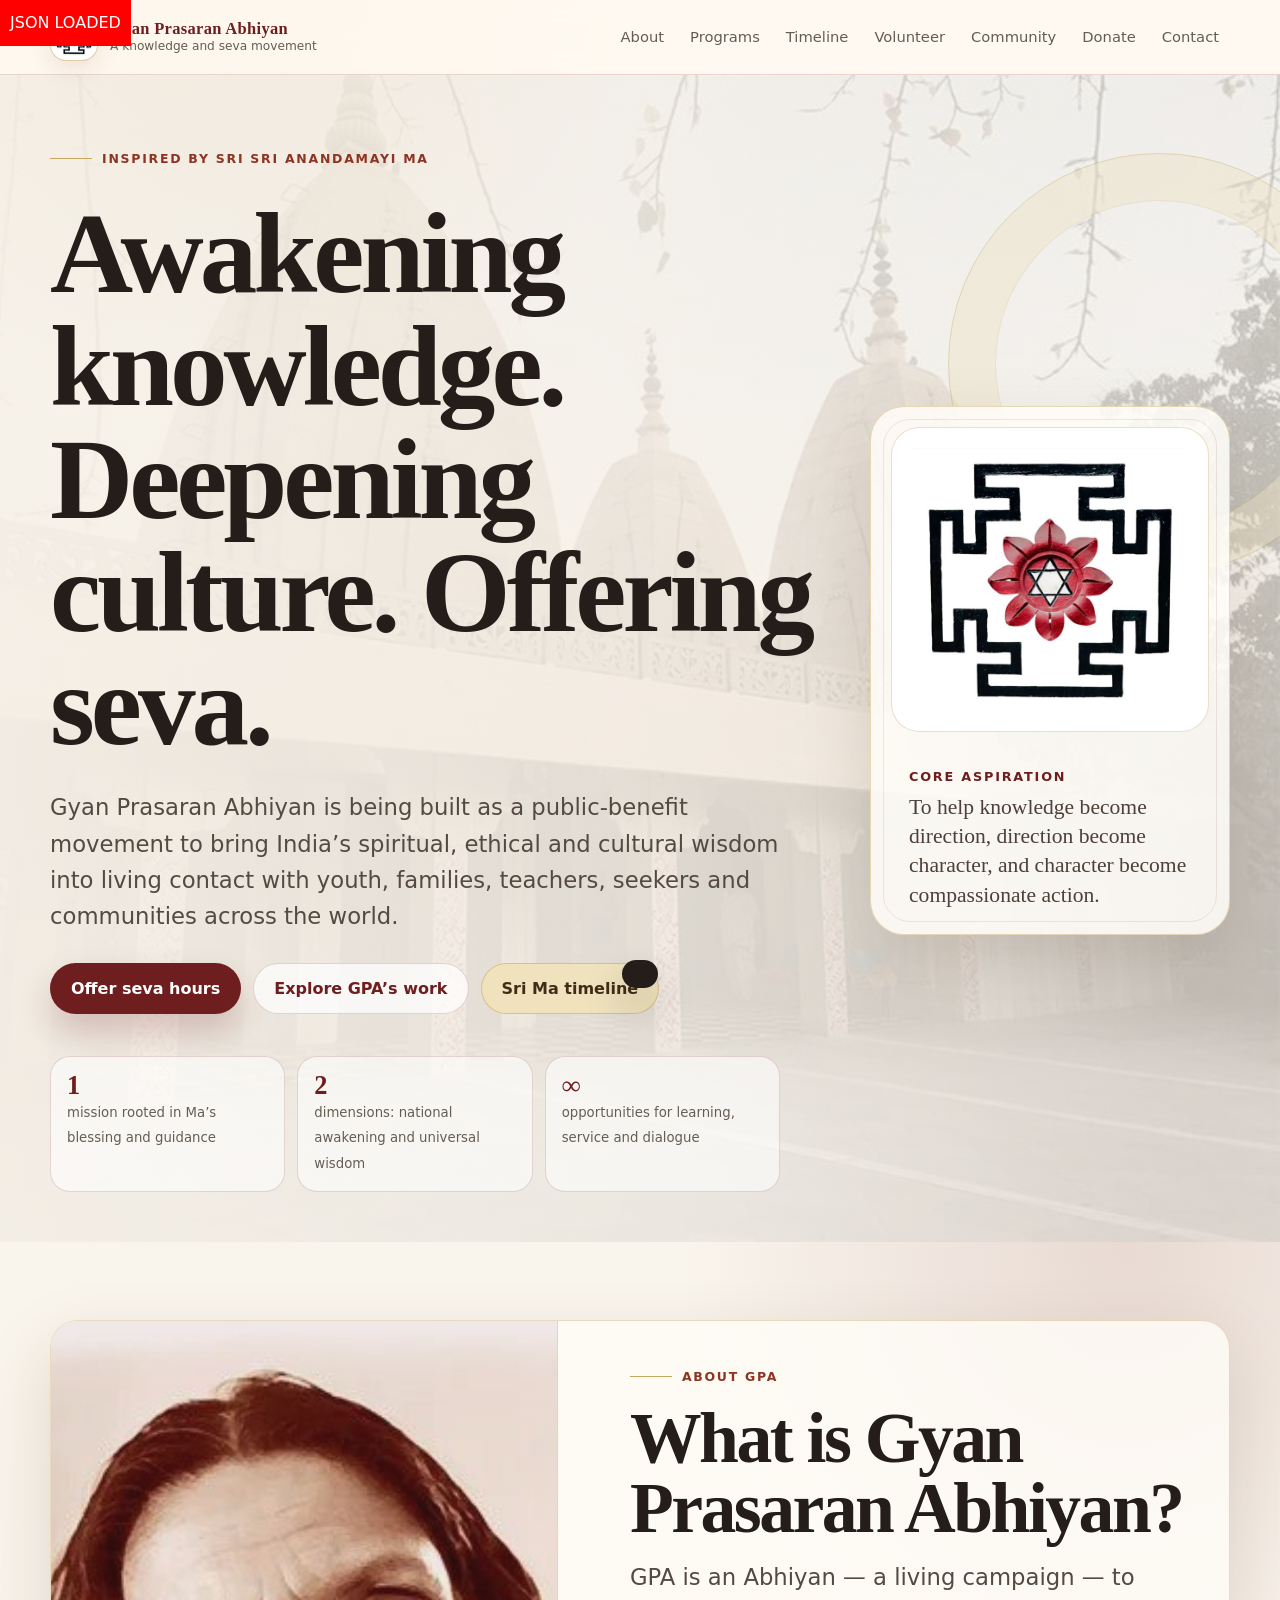
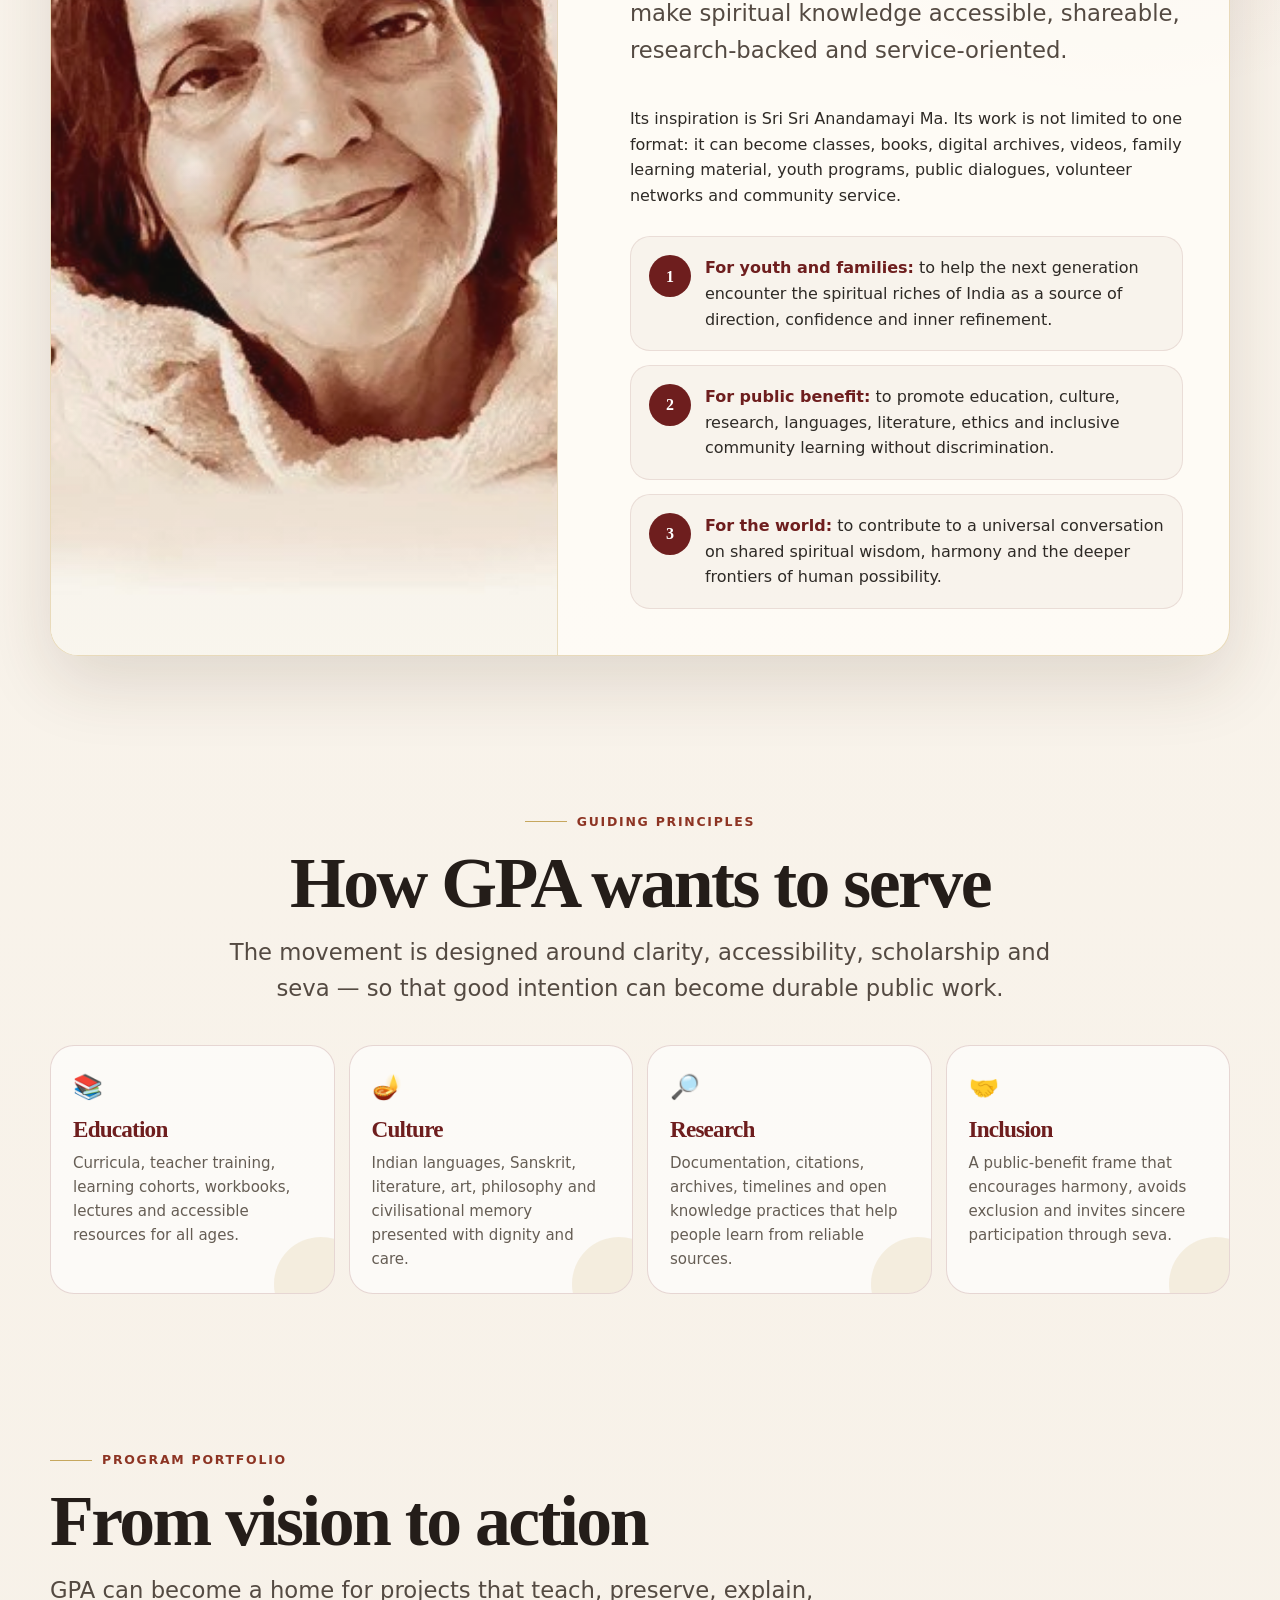
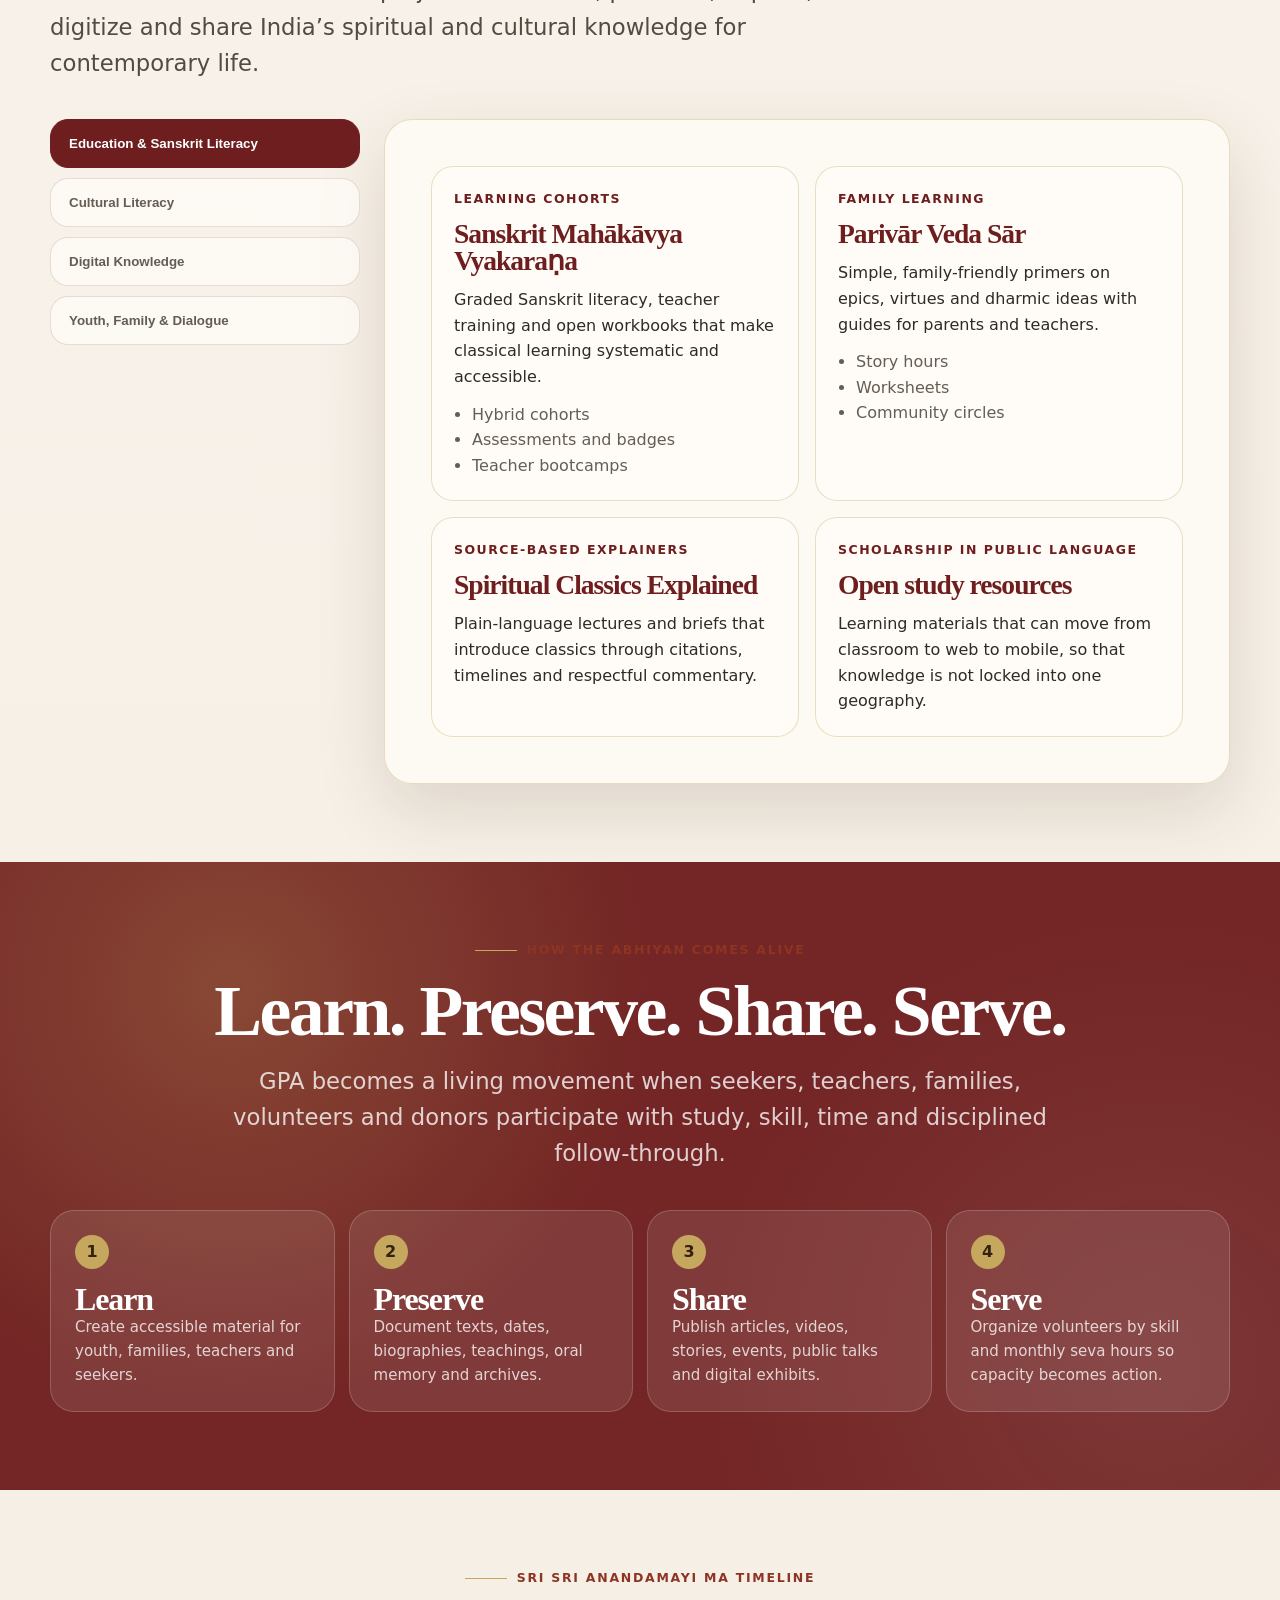
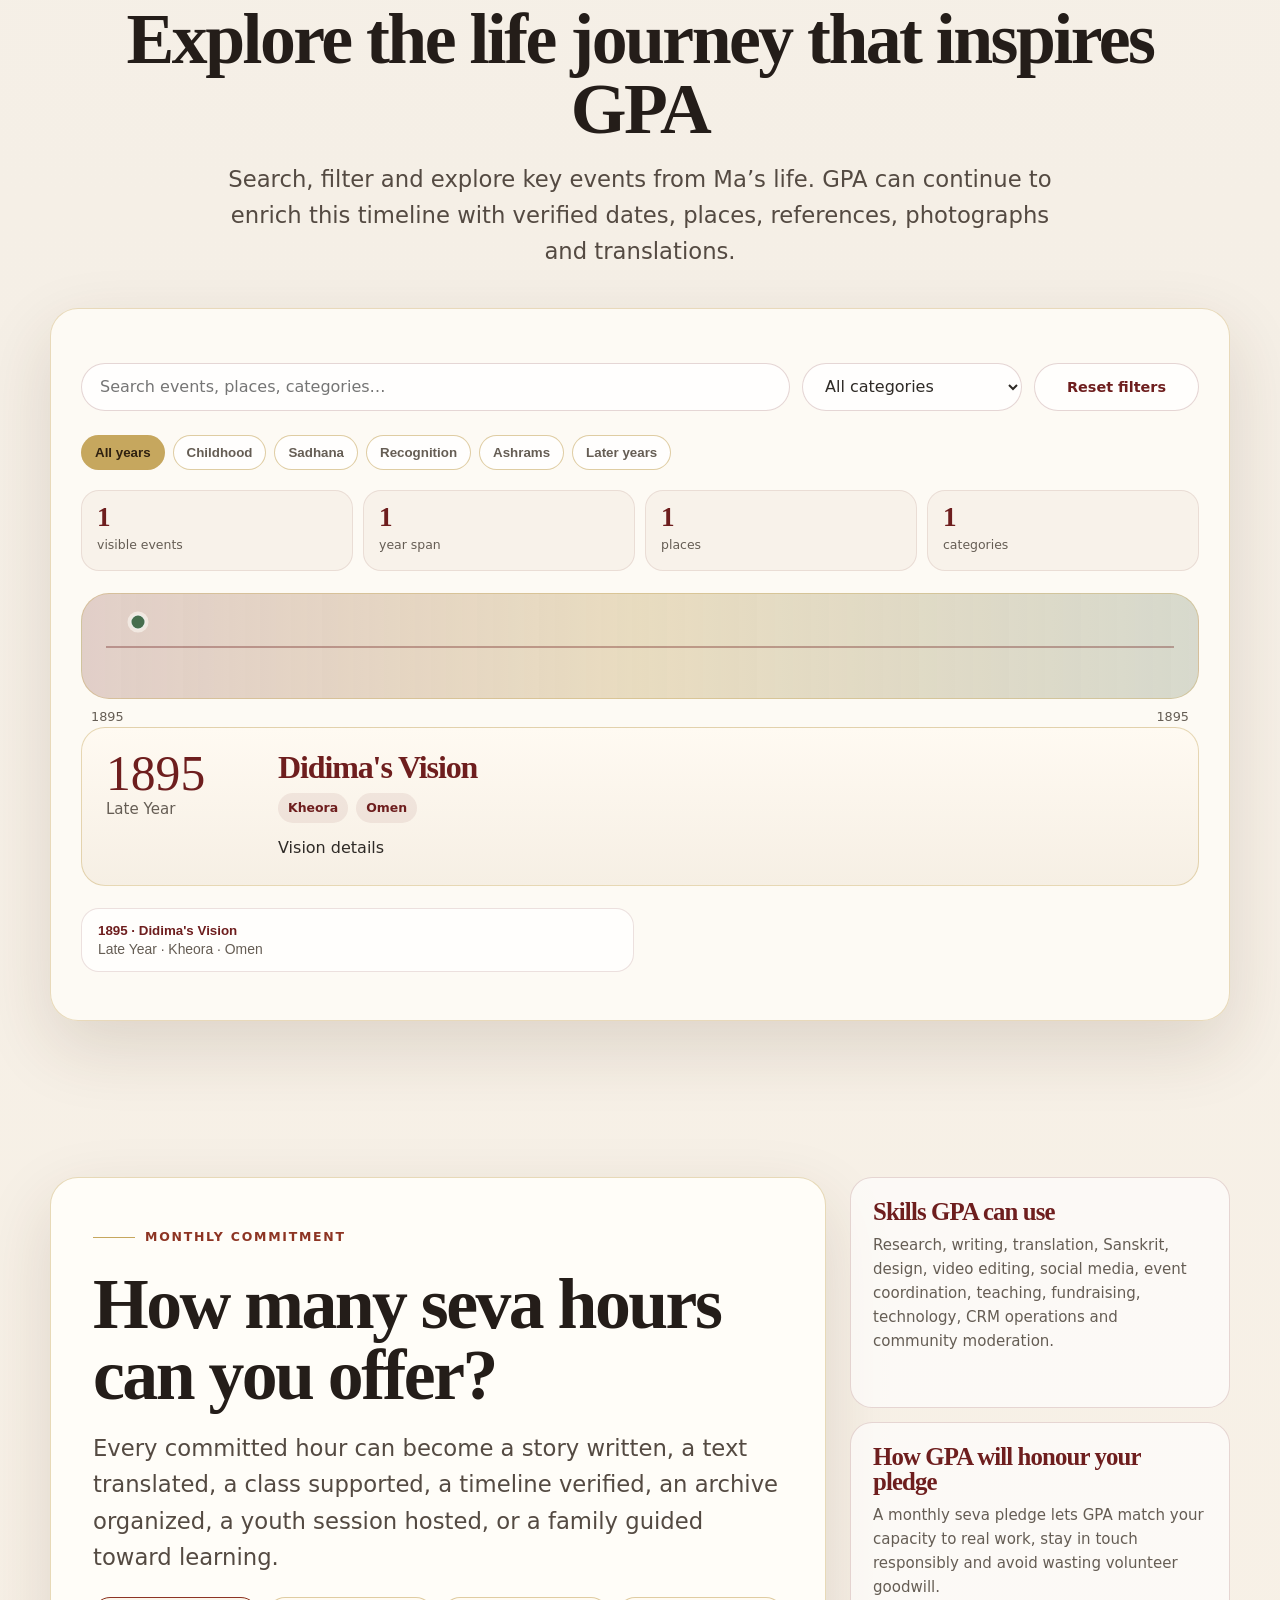
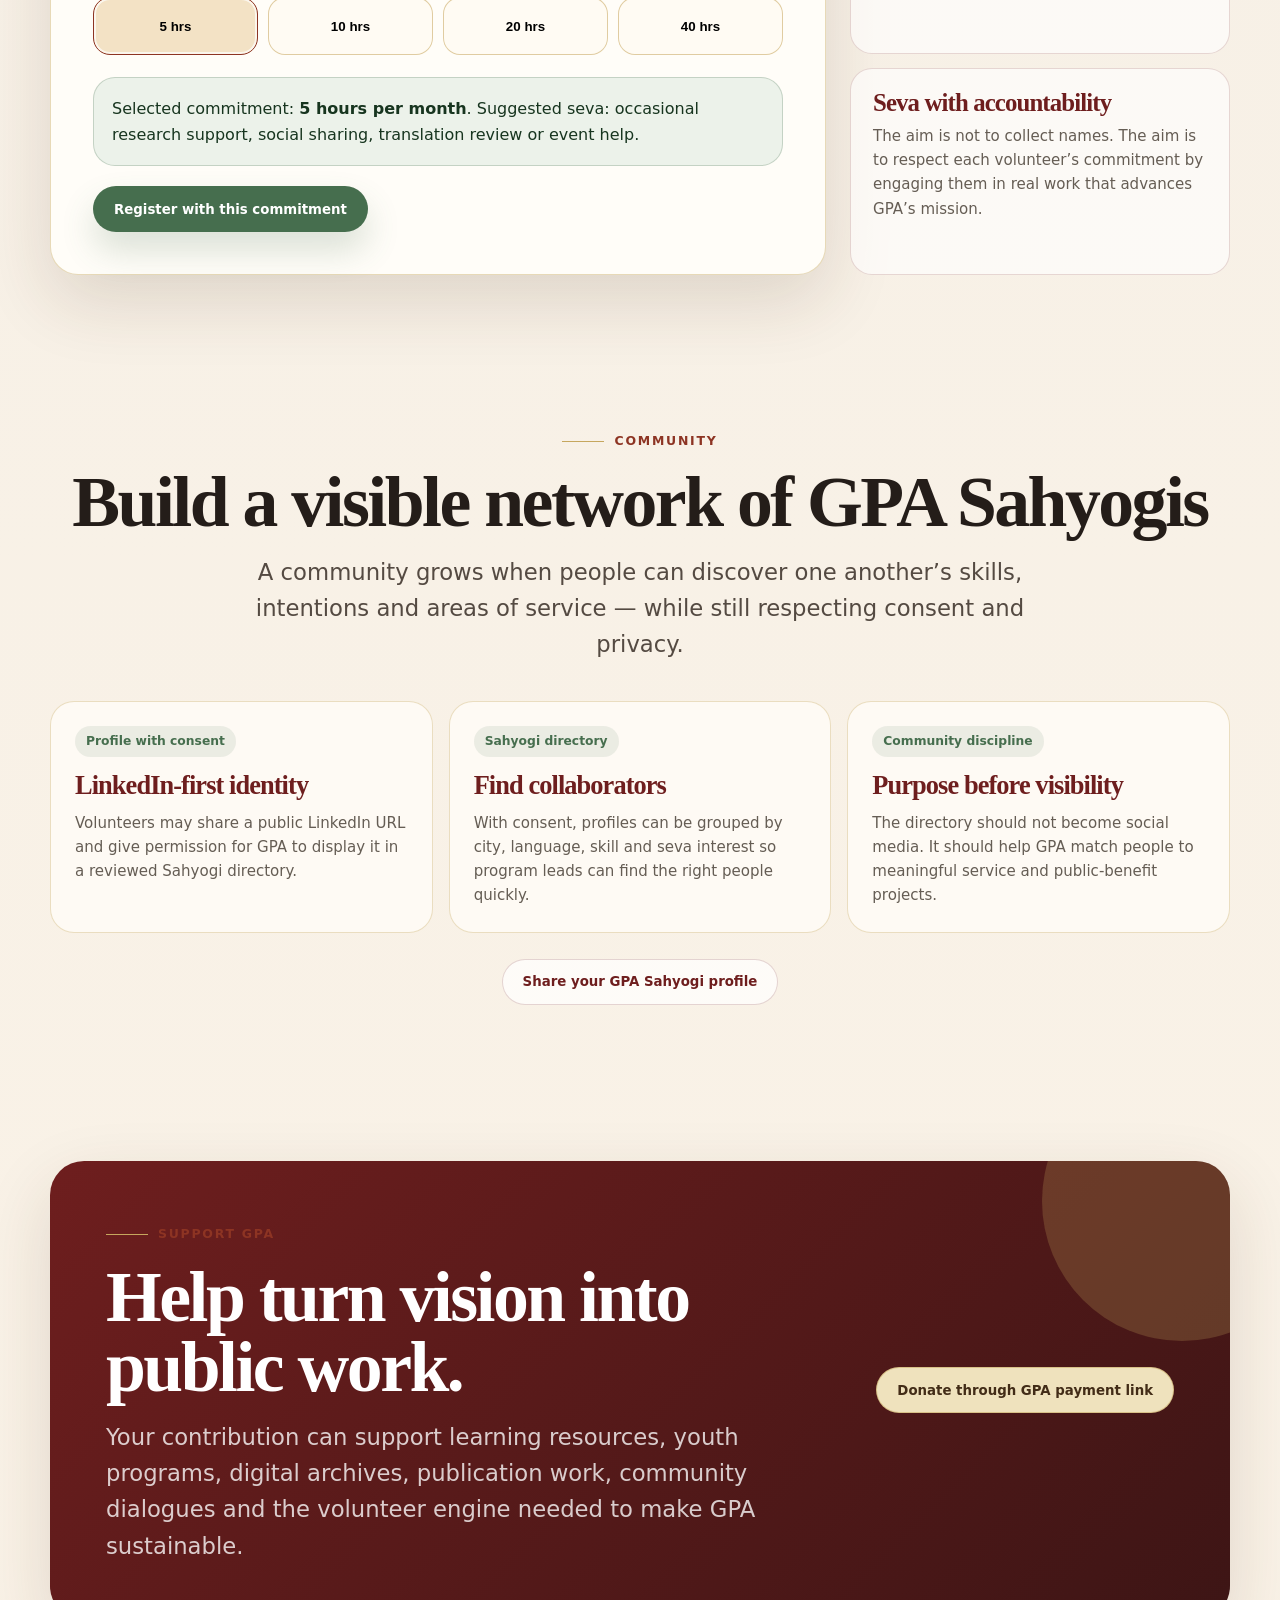
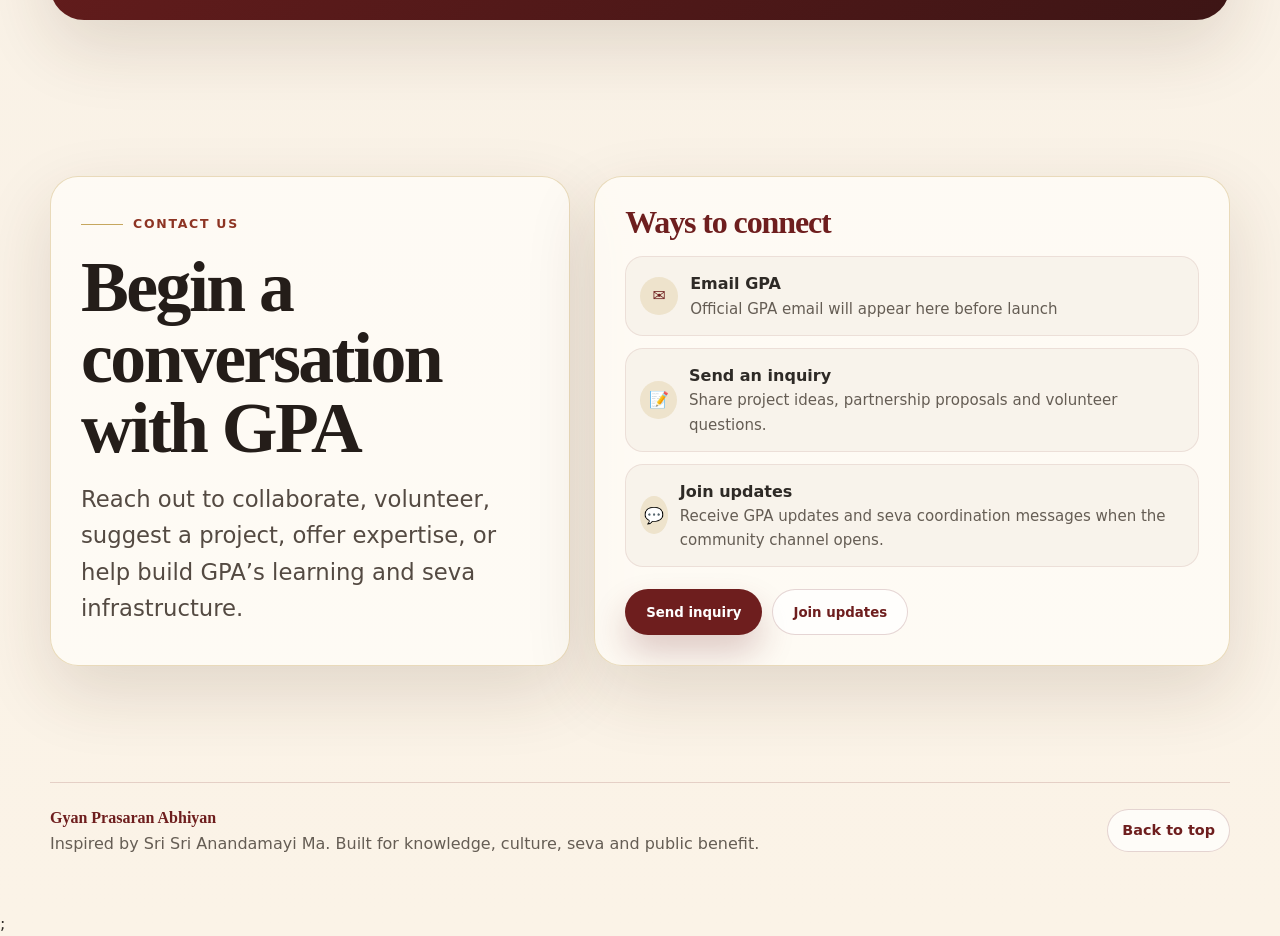
<file: index.html>
<!doctype html>
<html lang="en">

<head>
  <meta charset="utf-8" />
  <meta name="viewport" content="width=device-width, initial-scale=1" />
  <title>Gyan Prasaran Abhiyan | Knowledge, Culture & Seva</title>
  <meta name="description"
    content="Gyan Prasaran Abhiyan is a knowledge and seva movement inspired by Sri Sri Anandamayi Ma, dedicated to youth, culture, learning, research and universally shared spiritual wisdom." />
  <link rel="stylesheet" href="css/styles.css">
</head>
<body>
  <!--
  GPA Google Sites single-page embed.
  To wire live services, edit only GPA_CONFIG in the script near the bottom:
  - volunteerFormUrl: Zoho Form public URL
  - donationUrl: Zoho Books payment link
  - contactFormUrl: optional form URL
  - whatsappUrl: optional WhatsApp/community invite URL
  - profileFormUrl: optional GPA community profile form URL
  - timelineCsvUrl: optional published Google Sheet CSV URL with columns Year, Date (Approx), Place, Category, Event, Detailed Narrative Description
-->
  <div class="gpa-site" id="top">
    <header class="topbar">
      <div class="wrap topbar-inner">
        <a class="brand" href="#top" aria-label="GPA home">
          <img class="brand-mark"
            src="[data-uri]"
            alt="GPA logo" />
          <span class="brand-copy"><strong>Gyan Prasaran Abhiyan</strong><span>A knowledge and seva
              movement</span></span>
        </a>
        <nav class="nav" aria-label="Page navigation">
          <a href="#about">About</a>
          <a href="#programs">Programs</a>
          <a href="#timeline">Timeline</a>
          <a href="#volunteer">Volunteer</a>
          <a href="#community">Community</a>
          <a href="#donate">Donate</a>
          <a href="#contact">Contact</a>
        </nav>
      </div>
    </header>

    <main>
      <section class="hero" aria-labelledby="hero-title">
        <div class="wrap hero-grid">
          <div class="hero-copy">
            <div class="eyebrow">Inspired by Sri Sri Anandamayi Ma</div>
            <h1 id="hero-title">Awakening knowledge. Deepening culture. Offering seva.</h1>
            <p class="lead">Gyan Prasaran Abhiyan is being built as a public-benefit movement to bring India’s
              spiritual, ethical and cultural wisdom into living contact with youth, families, teachers, seekers and
              communities across the world.</p>
            <div class="hero-actions">
              <a class="btn btn-primary" href="#volunteer">Offer seva hours</a>
              <a class="btn btn-ghost" href="#programs">Explore GPA’s work</a>
              <a class="btn btn-gold" href="#timeline">Sri Ma timeline</a>
            </div>
            <div class="hero-note" aria-label="GPA focus areas">
              <div class="metric"><strong>1</strong><span>mission rooted in Ma’s blessing and guidance</span></div>
              <div class="metric"><strong>2</strong><span>dimensions: national awakening and universal wisdom</span>
              </div>
              <div class="metric"><strong>∞</strong><span>opportunities for learning, service and dialogue</span></div>
            </div>
          </div>
          <aside class="hero-card" aria-label="GPA emblem and mission note">
            <div class="logo-display"><img
                src="[data-uri]"
                alt="GPA emblem" /></div>
            <p class="quote"><span>Core aspiration</span>To help knowledge become direction, direction become character,
              and character become compassionate action.</p>
          </aside>
        </div>
      </section>

      <section id="about">
        <div class="wrap cream-card about-grid">
          <div class="portrait-panel"><img
              src="[data-uri]"
              alt="Sri Sri Anandamayi Ma" /></div>
          <div class="panel">
            <div class="section-head">
              <div class="eyebrow">About GPA</div>
              <h2>What is Gyan Prasaran Abhiyan?</h2>
              <p class="lead">GPA is an Abhiyan — a living campaign — to make spiritual knowledge accessible, shareable,
                research-backed and service-oriented.</p>
            </div>
            <p>Its inspiration is Sri Sri Anandamayi Ma. Its work is not limited to one format: it can become classes,
              books, digital archives, videos, family learning material, youth programs, public dialogues, volunteer
              networks and community service.</p>
            <div class="mission-list">
              <div class="mission-item">
                <div class="round-no">1</div>
                <p><b>For youth and families:</b> to help the next generation encounter the spiritual riches of India as
                  a source of direction, confidence and inner refinement.</p>
              </div>
              <div class="mission-item">
                <div class="round-no">2</div>
                <p><b>For public benefit:</b> to promote education, culture, research, languages, literature, ethics and
                  inclusive community learning without discrimination.</p>
              </div>
              <div class="mission-item">
                <div class="round-no">3</div>
                <p><b>For the world:</b> to contribute to a universal conversation on shared spiritual wisdom, harmony
                  and the deeper frontiers of human possibility.</p>
              </div>
            </div>
          </div>
        </div>
      </section>

      <section id="principles">
        <div class="wrap">
          <div class="section-head center">
            <div class="eyebrow">Guiding principles</div>
            <h2>How GPA wants to serve</h2>
            <p class="lead">The movement is designed around clarity, accessibility, scholarship and seva — so that good
              intention can become durable public work.</p>
          </div>
          <div class="principles">
            <article class="principle">
              <div class="icon">📚</div>
              <h3>Education</h3>
              <p class="small">Curricula, teacher training, learning cohorts, workbooks, lectures and accessible
                resources for all ages.</p>
            </article>
            <article class="principle">
              <div class="icon">🪔</div>
              <h3>Culture</h3>
              <p class="small">Indian languages, Sanskrit, literature, art, philosophy and civilisational memory
                presented with dignity and care.</p>
            </article>
            <article class="principle">
              <div class="icon">🔎</div>
              <h3>Research</h3>
              <p class="small">Documentation, citations, archives, timelines and open knowledge practices that help
                people learn from reliable sources.</p>
            </article>
            <article class="principle">
              <div class="icon">🤝</div>
              <h3>Inclusion</h3>
              <p class="small">A public-benefit frame that encourages harmony, avoids exclusion and invites sincere
                participation through seva.</p>
            </article>
          </div>
        </div>
      </section>

      <section id="programs">
        <div class="wrap">
          <div class="section-head">
            <div class="eyebrow">Program portfolio</div>
            <h2>From vision to action</h2>
            <p class="lead">GPA can become a home for projects that teach, preserve, explain, digitize and share India’s
              spiritual and cultural knowledge for contemporary life.</p>
          </div>
          <div class="program-shell">
            <div class="program-tabs" role="tablist" aria-label="Program categories">
              <button class="program-tab active" data-program="education" role="tab">Education & Sanskrit
                Literacy</button>
              <button class="program-tab" data-program="culture" role="tab">Cultural Literacy</button>
              <button class="program-tab" data-program="digital" role="tab">Digital Knowledge</button>
              <button class="program-tab" data-program="youth" role="tab">Youth, Family & Dialogue</button>
            </div>
            <div class="program-content cream-card panel">
              <div class="program-category active" data-panel="education">
                <div class="program-grid">
                  <article class="program-card"><span class="tag">Learning cohorts</span>
                    <h3>Sanskrit Mahākāvya Vyakaraṇa</h3>
                    <p>Graded Sanskrit literacy, teacher training and open workbooks that make classical learning
                      systematic and accessible.</p>
                    <ul>
                      <li>Hybrid cohorts</li>
                      <li>Assessments and badges</li>
                      <li>Teacher bootcamps</li>
                    </ul>
                  </article>
                  <article class="program-card"><span class="tag">Family learning</span>
                    <h3>Parivār Veda Sār</h3>
                    <p>Simple, family-friendly primers on epics, virtues and dharmic ideas with guides for parents and
                      teachers.</p>
                    <ul>
                      <li>Story hours</li>
                      <li>Worksheets</li>
                      <li>Community circles</li>
                    </ul>
                  </article>
                  <article class="program-card"><span class="tag">Source-based explainers</span>
                    <h3>Spiritual Classics Explained</h3>
                    <p>Plain-language lectures and briefs that introduce classics through citations, timelines and
                      respectful commentary.</p>
                  </article>
                  <article class="program-card"><span class="tag">Scholarship in public language</span>
                    <h3>Open study resources</h3>
                    <p>Learning materials that can move from classroom to web to mobile, so that knowledge is not locked
                      into one geography.</p>
                  </article>
                </div>
              </div>
              <div class="program-category" data-panel="culture">
                <div class="program-grid">
                  <article class="program-card"><span class="tag">Clarity</span>
                    <h3>Saral Sanātan Darśan</h3>
                    <p>Micro-articles, FAQs and Q&A formats that answer common questions with balance, sources and
                      readability.</p>
                  </article>
                  <article class="program-card"><span class="tag">Short-form media</span>
                    <h3>Truth Bites</h3>
                    <p>Brief videos on ethics, language, culture and lived wisdom, designed for young audiences and
                      social sharing.</p>
                  </article>
                  <article class="program-card"><span class="tag">Comparative understanding</span>
                    <h3>Pilgrim Soul & Two Cradles</h3>
                    <p>Essays, talks and roundtables that explore shared values and the universal spiritual quest.</p>
                  </article>
                  <article class="program-card"><span class="tag">Civilisational memory</span>
                    <h3>India TOTS</h3>
                    <p>A biographical index of spiritual and cultural exemplars across eras, with timelines and
                      relationship maps.</p>
                  </article>
                </div>
              </div>
              <div class="program-category" data-panel="digital">
                <div class="program-grid">
                  <article class="program-card"><span class="tag">Calendar knowledge</span>
                    <h3>Hindu Dates</h3>
                    <p>A public calendar of important dates, birth anniversaries and observances, with citations and
                      shareable feeds.</p>
                  </article>
                  <article class="program-card"><span class="tag">Archive</span>
                    <h3>Mā Upadeśa Digital Archive</h3>
                    <p>A rights-respecting digital archive for photos, texts, talks and curated exhibits connected to
                      Ma’s teachings.</p>
                  </article>
                  <article class="program-card"><span class="tag">Open discovery</span>
                    <h3>Searchable knowledge base</h3>
                    <p>A long-term digital platform where users can search lessons, profiles, dates, audio, video and
                      references.</p>
                  </article>
                  <article class="program-card"><span class="tag">Accessibility</span>
                    <h3>Multiformat publishing</h3>
                    <p>Print, digital, audio, video and mobile-first material so learners can engage according to need
                      and context.</p>
                  </article>
                </div>
              </div>
              <div class="program-category" data-panel="youth">
                <div class="program-grid">
                  <article class="program-card"><span class="tag">Children & youth</span>
                    <h3>Bistar Kahānī</h3>
                    <p>Values-based bedtime stories, comics, read-aloud sessions and audio content for young minds.</p>
                  </article>
                  <article class="program-card"><span class="tag">Public harmony</span>
                    <h3>Shared Values Dialogues</h3>
                    <p>Respectful community conversations, listening circles and inclusive dialogue on ethics and shared
                      human aspirations.</p>
                  </article>
                  <article class="program-card"><span class="tag">Dignity</span>
                    <h3>Swatantra Nāmāvali</h3>
                    <p>A dignity-first initiative combining research, counselling pathways and community support.</p>
                  </article>
                  <article class="program-card"><span class="tag">Seva network</span>
                    <h3>GPA Sahyogis</h3>
                    <p>A volunteer community that converts committed hours into research, learning, outreach, events and
                      support work.</p>
                  </article>
                </div>
              </div>
            </div>
          </div>
        </div>
      </section>

      <section class="pathway" aria-labelledby="pathway-title">
        <div class="wrap">
          <div class="section-head center">
            <div class="eyebrow">How the Abhiyan comes alive</div>
            <h2 id="pathway-title">Learn. Preserve. Share. Serve.</h2>
            <p class="lead">GPA becomes a living movement when seekers, teachers, families, volunteers and donors
              participate with study, skill, time and disciplined follow-through.</p>
          </div>
          <div class="flow">
            <article class="flow-step"><b>1</b>
              <h3>Learn</h3>
              <p class="small">Create accessible material for youth, families, teachers and seekers.</p>
            </article>
            <article class="flow-step"><b>2</b>
              <h3>Preserve</h3>
              <p class="small">Document texts, dates, biographies, teachings, oral memory and archives.</p>
            </article>
            <article class="flow-step"><b>3</b>
              <h3>Share</h3>
              <p class="small">Publish articles, videos, stories, events, public talks and digital exhibits.</p>
            </article>
            <article class="flow-step"><b>4</b>
              <h3>Serve</h3>
              <p class="small">Organize volunteers by skill and monthly seva hours so capacity becomes action.</p>
            </article>
          </div>
        </div>
      </section>

      <section id="timeline">
        <div class="wrap">
          <div class="section-head center">
            <div class="eyebrow">Sri Sri Anandamayi Ma timeline</div>
            <h2>Explore the life journey that inspires GPA</h2>
            <p class="lead">Search, filter and explore key events from Ma’s life. GPA can continue to enrich this
              timeline with verified dates, places, references, photographs and translations.</p>
          </div>
          <div class="cream-card timeline-card">
            <div class="timeline-toolbar">
              <input class="field" id="timelineSearch" type="search" placeholder="Search events, places, categories…"
                aria-label="Search timeline" />
              <select id="timelineCategory" aria-label="Filter timeline by category">
                <option value="all">All categories</option>
              </select>
              <button class="btn btn-ghost btn-small" id="resetTimeline" type="button">Reset filters</button>
            </div>
            <div class="periods" aria-label="Timeline periods">
              <button class="chip active" data-period="all">All years</button>
              <button class="chip" data-period="1895-1908">Childhood</button>
              <button class="chip" data-period="1909-1926">Sadhana</button>
              <button class="chip" data-period="1927-1940">Recognition</button>
              <button class="chip" data-period="1941-1960">Ashrams</button>
              <button class="chip" data-period="1961-1982">Later years</button>
            </div>
            <div class="timeline-stats">
              <div class="stat"><b id="statEvents">0</b><span>visible events</span></div>
              <div class="stat"><b id="statYears">—</b><span>year span</span></div>
              <div class="stat"><b id="statPlaces">0</b><span>places</span></div>
              <div class="stat"><b id="statCategories">0</b><span>categories</span></div>
            </div>
            <div class="timeline-rail" id="timelineRail" aria-label="Visual timeline rail"></div>
            <div class="year-labels"><span id="minYearLabel">1895</span><span id="maxYearLabel">1982</span></div>
            <div class="selected-event" id="selectedEvent" aria-live="polite"></div>
            <div class="event-list" id="eventList"></div>
            <div class="more-row"><button class="btn btn-ghost" id="showMoreEvents" type="button">Show more
                events</button></div>
          </div>
        </div>
      </section>

      <section id="volunteer">
        <div class="wrap seva-grid">
          <div class="seva-widget">
            <div class="eyebrow">Monthly commitment</div>
            <h2 style="margin-top:22px;">How many seva hours can you offer?</h2>
            <p class="lead" style="margin-top:20px;">Every committed hour can become a story written, a text translated,
              a class supported, a timeline verified, an archive organized, a youth session hosted, or a family guided
              toward learning.</p>
            <div class="hour-buttons" role="group" aria-label="Choose monthly seva hours">
              <button class="hour-btn active" data-hours="5">5 hrs</button>
              <button class="hour-btn" data-hours="10">10 hrs</button>
              <button class="hour-btn" data-hours="20">20 hrs</button>
              <button class="hour-btn" data-hours="40">40 hrs</button>
            </div>
            <div class="commitment-result" id="commitmentResult">Selected commitment: <b>5 hours per month</b>.
              Suggested seva: occasional research support, social sharing, translation review or event help.</div>
            <button class="btn btn-green" id="registerWithCommitment" type="button">Register with this
              commitment</button>
          </div>
          <aside class="seva-side">
            <div class="mini">
              <h3>Skills GPA can use</h3>
              <p class="small">Research, writing, translation, Sanskrit, design, video editing, social media, event
                coordination, teaching, fundraising, technology, CRM operations and community moderation.</p>
            </div>
            <div class="mini">
              <h3>How GPA will honour your pledge</h3>
              <p class="small">A monthly seva pledge lets GPA match your capacity to real work, stay in touch
                responsibly and avoid wasting volunteer goodwill.</p>
            </div>
            <div class="mini">
              <h3>Seva with accountability</h3>
              <p class="small">The aim is not to collect names. The aim is to respect each volunteer’s commitment by
                engaging them in real work that advances GPA’s mission.</p>
            </div>
          </aside>
        </div>
      </section>

      <section id="community">
        <div class="wrap">
          <div class="section-head center">
            <div class="eyebrow">Community</div>
            <h2>Build a visible network of GPA Sahyogis</h2>
            <p class="lead">A community grows when people can discover one another’s skills, intentions and areas of
              service — while still respecting consent and privacy.</p>
          </div>
          <div class="community-grid">
            <article class="community-card"><span class="badge">Profile with consent</span>
              <h3>LinkedIn-first identity</h3>
              <p class="small">Volunteers may share a public LinkedIn URL and give permission for GPA to display it in a
                reviewed Sahyogi directory.</p>
            </article>
            <article class="community-card"><span class="badge">Sahyogi directory</span>
              <h3>Find collaborators</h3>
              <p class="small">With consent, profiles can be grouped by city, language, skill and seva interest so
                program leads can find the right people quickly.</p>
            </article>
            <article class="community-card"><span class="badge">Community discipline</span>
              <h3>Purpose before visibility</h3>
              <p class="small">The directory should not become social media. It should help GPA match people to
                meaningful service and public-benefit projects.</p>
            </article>
          </div>
          <div style="text-align:center; margin-top:26px;"><button class="btn btn-ghost" id="createProfile"
              type="button">Share your GPA Sahyogi profile</button></div>
        </div>
      </section>

      <section id="donate">
        <div class="wrap">
          <div class="donate-band">
            <div>
              <div class="eyebrow">Support GPA</div>
              <h2 style="margin-top:18px;">Help turn vision into public work.</h2>
              <p class="lead" style="margin-top:16px;">Your contribution can support learning resources, youth programs,
                digital archives, publication work, community dialogues and the volunteer engine needed to make GPA
                sustainable.</p>
            </div>
            <button class="btn btn-gold" id="donateButton" type="button">Donate through GPA payment link</button>
          </div>
        </div>
      </section>

      <section id="contact">
        <div class="wrap contact-grid">
          <div class="cream-card contact-card">
            <div class="eyebrow">Contact us</div>
            <h2 style="margin-top:18px;">Begin a conversation with GPA</h2>
            <p class="lead" style="margin-top:18px;">Reach out to collaborate, volunteer, suggest a project, offer
              expertise, or help build GPA’s learning and seva infrastructure.</p>
          </div>
          <div class="cream-card contact-card">
            <h3>Ways to connect</h3>
            <div class="contact-list">
              <div class="contact-item">
                <div class="contact-icon">✉</div>
                <div><b>Email GPA</b>
                  <div class="small" id="contactEmailLabel">Official GPA email will appear here before launch</div>
                </div>
              </div>
              <div class="contact-item">
                <div class="contact-icon">📝</div>
                <div><b>Send an inquiry</b>
                  <div class="small">Share project ideas, partnership proposals and volunteer questions.</div>
                </div>
              </div>
              <div class="contact-item">
                <div class="contact-icon">💬</div>
                <div><b>Join updates</b>
                  <div class="small">Receive GPA updates and seva coordination messages when the community channel
                    opens.</div>
                </div>
              </div>
            </div>
            <div style="display:flex; gap:10px; flex-wrap:wrap; margin-top:22px;">
              <button class="btn btn-primary" id="contactButton" type="button">Send inquiry</button>
              <button class="btn btn-ghost" id="whatsappButton" type="button">Join updates</button>
            </div>
          </div>
        </div>
      </section>
    </main>

    <footer>
      <div class="wrap footer-inner">
        <div><strong>Gyan Prasaran Abhiyan</strong><br><span>Inspired by Sri Sri Anandamayi Ma. Built for knowledge,
            culture, seva and public benefit.</span></div>
        <a href="#top" class="btn btn-ghost btn-small">Back to top</a>
      </div>
    </footer>
  </div>
  <div class="toast" id="toast" role="status" aria-live="polite"></div>
  <script id="gpaTimelineData" type="application/json">[{"id":1,"year":1895,"date":"Late Year","place":"Kheora","category":"Omen","title":"Didima’s Vision","text":"Prior to the birth, Mokshada Sundari Devi (Didima) experienced frequent dreams of gods and goddesses entering her home. She felt a constant sense of light and joy, and her nature became unusually introverted and meditative, signaling the arrival of a high soul."},{"id":2,"year":1896,"date":"Apr 30","place":"Kheora","category":"Advent","title":"The Divine Descent","text":"At approximately 3:45 AM, on the auspicious night of Kheora Kali Puja, Nirmala Sundari Devi was born. Though the pre-dawn sky was overcast with storm clouds, neighbors and the midwife reported a strange, self-luminous glow that illuminated the humble thatched hut at the moment of her birth."},{"id":3,"year":1896,"date":"May","place":"Kheora","category":"Miracle","title":"The Silent Infant","text":"The newborn defied all medical expectations by not uttering a single cry at birth. She remained perfectly calm, her eyes wide open and alert, gazing at the world with a look of ancient wisdom and absolute peace. The midwife was baffled by this silence."},{"id":4,"year":1896,"date":"June","place":"Kheora","category":"Naming","title":"\"Nirmala Sundari\"","text":"The child was named Nirmala Sundari Devi, meaning \"Immaculate Beauty.\" The name was prophetic, as she grew up to be physically beautiful and spiritually untainted by the world."},{"id":5,"year":1896,"date":"Oct","place":"Kheora","category":"Leela","title":"The Unearthly Smile","text":"As an infant, she possessed a radiant smile that would remain fixed on her face for hours. Even when wet or hungry, the smile did not fade. It was not a reaction to external stimuli but a reflection of an internal, unbroken state of bliss (Ananda)."},{"id":6,"year":1897,"date":"-","place":"Kheora","category":"Prophecy","title":"The Sadhu’s Visit","text":"A majestic, wandering Sadhu visited the home. Upon seeing the infant Nirmala, he stood transfixed. He turned to her mother and prophesied, \"This is the Mother of the World. You will not be able to keep her confined to a domestic life; she belongs to the universe.\""},{"id":7,"year":1897,"date":"-","place":"Kheora","category":"Leela","title":"Attraction to Light","text":"Unlike ordinary children drawn to toys, the infant Nirmala was fascinated by light. She would stare unblinkingly at the sun or the oil lamp flame, her eyes reflecting the light without tearing or blinking, absorbed in the element of Fire."},{"id":8,"year":1898,"date":"-","place":"Kheora","category":"Behavior","title":"The \"Dumb\" Child","text":"Because she spoke very little and seemed indifferent to the usual demands of hunger and thirst, some neighbors whispered that the child might be mute or slow-witted. In reality, she was resting in a state of Sat-Chit-Ananda, engaging with the world only when necessary."},{"id":9,"year":1898,"date":"-","place":"Kheora","category":"Nature","title":"Talking to Trees","text":"She was often observed standing alone in the garden, conversing with trees and plants. She later revealed that she saw the trees as living personalities who waved their branches to welcome her and spoke to her in a language of silence."},{"id":10,"year":1899,"date":"-","place":"Kheora","category":"Miracle","title":"Invisible Companions","text":"The young child spoke of \"figures of light\" and \"glittering entities\" that accompanied her when she walked alone. She treated these divine visions as matter-of-factly as her human playmates, seeing no division between the physical and subtle worlds."},{"id":11,"year":1899,"date":"-","place":"Kheora","category":"Leela","title":"The Strange Shiver","text":"During village Kirtans (devotional singing), her body would sometimes freeze or shiver violently. Her parents worried it was a physical illness, not realizing it was the early manifestation of Sattvic Bhava (spiritual ecstasy) responding to the Holy Name."},{"id":12,"year":1900,"date":"-","place":"Kheora","category":"Leela","title":"The Trance of Play","text":"While playing with dolls or mud, she would suddenly stop mid-motion. Her body would become rigid, her gaze fixed on the vast sky. She would remain in this catatonic state of absorption for long periods until shaken out of it by a relative."},{"id":13,"year":1900,"date":"-","place":"Kheora","category":"Charisma","title":"The Universal Darling","text":"Despite her reticence, she was the darling of the village. Muslim neighbors and Caste Hindus alike felt an irresistible pull to hold her. She went to everyone’s lap without hesitation, dissolving social and religious barriers simply by her presence."},{"id":14,"year":1901,"date":"-","place":"Kheora","category":"Miracle","title":"The Falling Branch","text":"While she was playing under a tree, a heavy branch snapped and crashed down. Miraculously, the branches landed around her, forming a protective cage without a single leaf touching her body. She remained seated, unafraid and smiling, protected by an invisible grace."},{"id":15,"year":1901,"date":"-","place":"Kheora","category":"Nature","title":"Friendship with Animals","text":"She showed a total absence of fear regarding wild animals. She would walk through tall grass known to hide snakes. Once, a cobra crossed her path; she stood still and watched it with affection, and the snake passed by without aggression."},{"id":16,"year":1902,"date":"-","place":"Kheora","category":"Leela","title":"The Unspilled Water","text":"She began helping with household chores. Villagers noticed her carrying heavy pitchers of water with effortless grace. On one occasion, a pitcher fell from her hands but, defying physics, it rolled on the ground without breaking or spilling a drop."},{"id":17,"year":1902,"date":"-","place":"Kheora","category":"Leela","title":"Spontaneous Chanting","text":"Without any instruction, she was heard chanting names of God—Hari, Rama, Krishna—to herself. The melodies were unique, not heard in the village before, springing from an internal source of sound (Anahata Nada)."},{"id":18,"year":1903,"date":"-","place":"Kheora","category":"Schooling","title":"The Distracted Student","text":"She was enrolled in the village Lower Primary School. She would often gaze out the window, watching the play of nature. When the teacher called on her, however, she would instantly answer correctly, baffling the instructors who thought she wasn't listening."},{"id":19,"year":1903,"date":"-","place":"Kheora","category":"Leela","title":"The Living Alphabet","text":"She later described that when she looked at the printed letters in her schoolbook, she did not see ink on paper; she saw them as living deities and sonic forms dancing before her eyes."},{"id":20,"year":1903,"date":"-","place":"Sultanpur","category":"Travel","title":"Visit to Maternal Uncle","text":"She visited her maternal uncle in Sultanpur. Her aunt noted her strange ability to work tirelessly without food. Nirmala would often forget to eat unless fed, yet her energy levels never dipped, sustained by a hidden source."},{"id":21,"year":1904,"date":"-","place":"Kheora","category":"Art","title":"The Clay Deities","text":"She began molding clay images of gods and goddesses. Without any training in sculpture, her small hands created idols of surprising symmetry and beauty. She would then worship these images with intense devotion."},{"id":22,"year":1904,"date":"-","place":"Kheora","category":"Service","title":"Nursing the Mother","text":"When Didima (her mother) fell ill, the young child Nirmala took over the household. She nursed her mother with a maturity and efficiency far beyond her years, cooking and cleaning with perfect precision."},{"id":23,"year":1904,"date":"-","place":"Kheora","category":"Vision","title":"The Goddess in the Temple","text":"She accompanied her mother to a local Kali temple. While others bowed to the stone idol, Nirmala saw the Goddess Kali standing alive, breathing and smiling. She later asked, \"Why do you worship the stone when She is standing right there?\""},{"id":24,"year":1905,"date":"-","place":"Kheora","category":"Leela","title":"Ecstasy in Namasankirtan","text":"During a loud village Namasankirtan, she fell to the ground in a state of semi-consciousness. Her body turned cold, yet radiated heat from the crown of her head. This was one of the first public displays of her high spiritual state."},{"id":25,"year":1905,"date":"-","place":"Kheora","category":"Vairagya","title":"The Lost Ornament","text":"She lost a gold ornament while playing. While the family panicked and searched frantically, she remained completely unconcerned, displaying an innate Vairagya (detachment) from material wealth that would characterize her entire life."},{"id":26,"year":1905,"date":"-","place":"Kheora","category":"Leela","title":"The \"Simple\" Obedience","text":"Her obedience was literal and absolute. If told to \"sit here,\" she would sit for hours until told to \"get up.\" This was not stupidity, but a total suspension of the egoic will (kheyala), allowing the Divine Will to direct her movements."},{"id":27,"year":1905,"date":"-","place":"Kheora","category":"Leela","title":"Looking at the Sky","text":"She was frequently found lying on her back in the open fields, gazing into the depths of the blue sky. She felt an oneness with the expansive void, often losing awareness of her physical body in these moments of communion."},{"id":28,"year":1905,"date":"-","place":"Kheora","category":"Nature","title":"The Storm","text":"During a violent tropical storm, when others ran for cover, she stood on the porch, clapping her hands and laughing, delighting in the thunder and lightning as a play of the Cosmic Shakti."},{"id":29,"year":1905,"date":"-","place":"Kheora","category":"Leela","title":"The Dishevelled Hair","text":"Unlike other girls who were groomed to look neat, she often let her hair run wild. When combed, it would naturally tangle into matted locks (jata), reminiscent of Lord Shiva, hinting at her ascetic nature."},{"id":30,"year":1905,"date":"Late","place":"Kheora","category":"Transition","title":"End of Childhood Phase","text":"By the end of this decade, the villagers began to realize Nirmala was not just a \"good child\" but something \"other.\" Her parents began discussing her marriage, setting the stage for the next phase of her Lila as the Silent Householder."},{"id":31,"year":1906,"date":"-","place":"Kheora","category":"Education","title":"End of Schooling","text":"Her formal education, which had been sporadic, came to a natural halt. Though she attended the village school for barely two years, her teachers were often startled by her ability to read difficult passages fluently after just a glance, despite her habitual dreamy inattentiveness."},{"id":32,"year":1906,"date":"-","place":"Kheora","category":"Leela","title":"Literal Obedience","text":"She began displaying a behavior of absolute, literal obedience. If her mother told her to \"keep watching the milk,\" she would stare at the boiling milk even as it spilled over and burnt, not moving a muscle, because the instruction was to \"watch,\" not \"take it off.\""},{"id":33,"year":1907,"date":"-","place":"Kheora","category":"Social","title":"The \"Simpleton\"","text":"Because of her literal obedience and lack of worldly cunning, neighbors began to label her a \"simpleton\" or even slightly retarded. She never defended herself, resting content in a state of inner silence that the world mistook for stupidity."},{"id":34,"year":1907,"date":"-","place":"Kheora","category":"Leela","title":"Trance with the Broom","text":"Once, while sweeping the courtyard, she suddenly froze. She stood bent over with the broom in her hand for a long time, statue-like, oblivious to the world, until someone shook her back to normal consciousness."},{"id":35,"year":1908,"date":"-","place":"Kheora","category":"Life Event","title":"Marriage Negotiations","text":"Her parents began seeking a groom. Nirmala remained completely indifferent to the discussions of her future, watching the proceedings as a detached witness, as if they were discussing a doll."},{"id":36,"year":1908,"date":"-","place":"Sultanpur","category":"Travel","title":"Visit to Uncle","text":"She visited her maternal uncle's home. Her aunt noticed that Nirmala could work for hours without food or rest, never asking for anything, yet never looking tired. Her face always retained a fresh, luminous quality."},{"id":37,"year":1909,"date":"Feb 7","place":"Kheora","category":"Marriage","title":"The Wedding","text":"The wedding took place in Kheora. The groom was Ramani Mohan Chakrabarti (later Bholanath) of Vikrampur. During the ceremony, while other brides cried, Nirmala laughed and looked around with bright eyes, prompting elders to pull her veil down to hide her \"inauspicious\" joy."},{"id":38,"year":1909,"date":"Feb","place":"Kheora","category":"Departure","title":"The Palanquin Ride","text":"As she left her father’s home in a palanquin, she did not weep. She watched the changing scenery with interest. She later said, \"As I saw my father crying, I felt I should cry too, but the tears would not come. I only felt a deep peace.\""},{"id":39,"year":1909,"date":"Feb","place":"Sripur","category":"Travel","title":"Brief Visit to In-Laws","text":"She was taken briefly to Sripur, where Bholanath’s brother lived. However, as she was too young (approx. 13) to assume household duties, she was sent back to her parents' home in Kheora for one year, a custom known as Roana."},{"id":40,"year":1909,"date":"Late","place":"Kheora","category":"Leela","title":"The Post-Marriage Year","text":"Back in Kheora, she resumed her life as a daughter, but a subtle change had occurred. She became more introverted, often sitting by the pond for hours, gazing at her reflection or the water, seeing the One in the many."},{"id":41,"year":1910,"date":"-","place":"Sripur","category":"Travel","title":"Move to Sripur","text":"She permanently left Kheora to live in Sripur at the home of Revati Mohan (Bholanath’s eldest brother). Since Bholanath was working elsewhere, she lived as a dependent in a large joint family."},{"id":42,"year":1910,"date":"-","place":"Sripur","category":"Seva","title":"The Hard Life","text":"Her life became one of rigorous domestic labor. She cooked, cleaned, and scrubbed utensils for a large family. She worked from pre-dawn to late night, yet never complained, performing every task with the perfection of a ritual."},{"id":43,"year":1910,"date":"-","place":"Sripur","category":"Leela","title":"Fetching Water","text":"She had to fetch water from a distant pond, carrying heavy brass vessels on her hip. Neighbors marvelled at how she glided over the uneven paths without spilling a drop, her face serene, despite the physical strain that would exhaust a grown woman."},{"id":44,"year":1910,"date":"-","place":"Sripur","category":"Discipline","title":"The Veil (Ghomta)","text":"Following strict village custom, she kept her face covered with a long veil (ghomta) at all times before elders. She spoke in whispers or not at all. For four years, her face was hardly seen by the male members of the household."},{"id":45,"year":1911,"date":"-","place":"Sripur","category":"Sadhana","title":"The Sleep of Samadhi","text":"At night, after everyone slept, she would lie on the floor. Instead of ordinary sleep, her body would become rigid and cold. She entered Bhav-Nidra (spiritual sleep), where the body rests but the consciousness remains fully awake in the Absolute."},{"id":46,"year":1911,"date":"-","place":"Sripur","category":"Miracle","title":"Cooking in Trance","text":"Occasionally, while cooking, she would slip into a semi-conscious state. Yet, the rice never burned, and the curry was always perfectly salted. She cooked without tasting, guided by an internal intuition."},{"id":47,"year":1911,"date":"-","place":"Sripur","category":"Miracle","title":"The Ember","text":"Once, while stepping out of the kitchen, she stepped on a live red-hot cinder. She stood on it for some time, lost in thought, until the smell of burning skin alerted a relative. She felt no pain, displaying total dissociation from the body."},{"id":48,"year":1912,"date":"-","place":"Sripur","category":"Seva","title":"Nursing Revati Mohan","text":"Bholanath's brother, Revati Mohan, fell seriously ill. Nirmala nursed him with the devotion one offers to a deity. She cleaned his sores and excreta without a flicker of disgust, seeing only the Divine in the patient."},{"id":49,"year":1912,"date":"-","place":"Sripur","category":"Vision","title":"The Deathbed Vision","text":"Just before he died, Revati Mohan, who had treated her strictly, had a revelation. He looked at the veiled Nirmala and exclaimed, \"Who are you? I see the Mother Kali in you! You are not a human being.\" He died bowing to her."},{"id":50,"year":1913,"date":"-","place":"Narundi","category":"Travel","title":"Move to Narundi","text":"After Revati Mohan's death, the family unit shifted to Narundi. Nirmala continued her silent service. Her silence was so profound that for days she would not utter a single word, communicating only by nodding."},{"id":51,"year":1913,"date":"-","place":"Vidyakut","category":"Travel","title":"Stay at Vidyakut","text":"She lived for a while in the village of Vidyakut. Her ethereal beauty began to be whispered about in the village, though she kept herself rigorously concealed from the public eye."},{"id":52,"year":1913,"date":"-","place":"Vidyakut","category":"Meeting","title":"Bholanath's Visit","text":"Bholanath visited her occasionally. He was struck by her pristine purity. Unlike a normal husband, he felt a hesitation to approach her physically, sensing a spiritual power that commanded distance and reverence."},{"id":53,"year":1914,"date":"-","place":"Ashtagram","category":"Travel","title":"Reunion in Ashtagram","text":"Bholanath secured a job in the settlement department in Ashtagram. Nirmala moved there to set up their own household. This marked the beginning of their life together as a couple."},{"id":54,"year":1914,"date":"-","place":"Ashtagram","category":"Domesticity","title":"The Frugal Housewife","text":"Bholanath’s salary was a meager Rs. 15-20 per month. Nirmala managed the household with miraculous economy, ensuring there was always food for guests, maintaining a standard of hospitality that baffled observers."},{"id":55,"year":1914,"date":"-","place":"Ashtagram","category":"Miracle","title":"The Burning Foot","text":"While cooking, a pot of boiling dal fell, or a coal rolled onto her foot (accounts vary). She did not scream or move. When Bholanath asked her later why she didn't react, she simply said, \"I didn't notice.\""},{"id":56,"year":1914,"date":"-","place":"Ashtagram","category":"Relationship","title":"The Divine Barrier","text":"Whenever Bholanath felt a worldly desire towards her, he reported that his body would suffer a sudden shock or sickness, or he would see her face transform. He realized that a physical relationship with her was impossible by Divine Will."},{"id":57,"year":1914,"date":"-","place":"Ashtagram","category":"Sadhana","title":"Cleanliness (Shuchi)","text":"She developed an obsession with cleanliness (Shuchi-bai). She would wash the kitchen floor multiple times and bathe excessively. This was not a mania but the body's preparation to become a temple for the descent of the Divine Shakti."},{"id":58,"year":1915,"date":"-","place":"Ashtagram","category":"Recognition","title":"Harakumar’s Discovery","text":"A devout neighbor, Harakumar, noticed her glowing appearance. One day, he spontaneously prostrated before her and addressed her as \"Ma\" (Mother), the first outsider to recognize her divinity."},{"id":59,"year":1915,"date":"-","place":"Ashtagram","category":"Leela","title":"Harinam Kirtan","text":"Harakumar organized Kirtans at his house. Though Ma sat veiled in the corner, her body would sway rhythmically. Harakumar told Bholanath, \"Your wife is not ordinary; she is the Goddess Herself.\""},{"id":60,"year":1915,"date":"-","place":"Ashtagram","category":"Sadhana","title":"The Trembling","text":"During evening prayers, Bholanath noticed her body trembling violently. Initially thinking it was hysteria or malaria, he soon realized it was a spiritual ecstasy (Bhava) that she was struggling to suppress."},{"id":61,"year":1915,"date":"Late","place":"Ashtagram","category":"Transition","title":"Reading the Epics","text":"She would ask Bholanath to read aloud from the Ramayana and Mahabharata. While listening, she would become completely absorbed, tears flowing down her face, often losing outer consciousness for hours."},{"id":62,"year":1916,"date":"-","place":"Ashtagram","category":"Health","title":"The Mystery Illness","text":"She fell seriously ill with a condition that baffled local doctors. She lay bedridden, semi-conscious, yet her face retained a strange, lustrous serenity. It was not a physical disease but the body’s reaction to the intense descent of spiritual energy (Shakti)."},{"id":63,"year":1916,"date":"-","place":"Ashtagram","category":"Leela","title":"The Healing Touch","text":"During her illness, she would sometimes direct Bholanath on how to treat her, suggesting herbal remedies that were unknown to him but worked instantly. She displayed a detached observation of her own suffering."},{"id":64,"year":1917,"date":"-","place":"Vidyakut","category":"Travel","title":"Move to Vidyakut","text":"Bholanath was transferred to Vidyakut. They lived in a house with a large pond. Here, her mood became increasingly introverted. She would spend hours by the water, gazing into the depths, absorbed in the concept of \"fluidity\" and \"depth.\""},{"id":65,"year":1917,"date":"-","place":"Vidyakut","category":"Leela","title":"Response to Kirtan","text":"Whenever she heard the faint sound of Nama Kirtan from a distant village, her body would stiffen and tears would flow. She had to use immense willpower to suppress these signs of ecstasy to avoid public attention."},{"id":66,"year":1918,"date":"-","place":"Bajitpur","category":"Travel","title":"Arrival in Bajitpur","text":"Bholanath was transferred to Bajitpur. This town became the sacred laboratory for her most intense Sadhana Lila. They rented a thatched house belonging to one Bhudev Chandra Basu."},{"id":67,"year":1918,"date":"-","place":"Bajitpur","category":"Sadhana","title":"Spontaneous Kriyas","text":"While sweeping the courtyard, her body would suddenly twist into complex yogic postures. Her limbs would move involuntarily, performing asanas that hatha yogis practice for years. She watched this as a spectator."},{"id":68,"year":1918,"date":"-","place":"Bajitpur","category":"Sadhana","title":"The Inner Guide","text":"She realized that a \"Guru\" resided within her. She began receiving internal instructions (orders) regarding diet, posture, and behavior. She followed these inner commands instantly and absolutely."},{"id":69,"year":1919,"date":"-","place":"Bajitpur","category":"Leela","title":"The Weaver of Garlands","text":"She would make garlands of flowers and, instead of offering them to an idol, she would sometimes place them on her own neck or on Bholanath, seeing the same Divinity in all forms."},{"id":70,"year":1919,"date":"-","place":"Bajitpur","category":"Sadhana","title":"The Nam-Kirtan","text":"She began to chant \"Hari, Hari\" spontaneously. Her voice was deep and resonant. The chanting would trigger deep trances where her breath would stop (Kumbhaka) for long periods."},{"id":71,"year":1920,"date":"-","place":"Bajitpur","category":"Miracle","title":"Lighting the Fire","text":"Once, finding no matches to light the kitchen stove, she simply blew on the wood while in a state of Bhava. The wood caught fire instantly from the heat of her breath and intention."},{"id":72,"year":1920,"date":"-","place":"Bajitpur","category":"Sadhana","title":"Yogic Mudras","text":"Detailed Hatha Yoga mudras manifested in her hands and body. She would sit in Padmasana or Siddhasana for hours, her spine erect, her eyes fixed in Shambhavi Mudra (unblinking gaze)."},{"id":73,"year":1921,"date":"-","place":"Bajitpur","category":"Crisis","title":"The Exorcists","text":"Observing her strange behavior—muttering Sanskrit slokas, weeping, and laughing—Bholanath feared she was possessed by spirits. He called local exorcists (Ojahs) who tried to \"cure\" her, but their rituals had no effect."},{"id":74,"year":1921,"date":"-","place":"Bajitpur","category":"Validation","title":"Dr. Mahendra Nandi","text":"A wise physician, Dr. Mahendra Nandi, visited. Unlike the exorcists, he examined her and told Bholanath: \"This is not madness or possession. She is in a state of God-intoxication. Do not disturb her.\""},{"id":75,"year":1921,"date":"-","place":"Bajitpur","category":"Sadhana","title":"The Floating Hair","text":"During kirtan, her long hair would become electrified, standing on end or moving as if alive. At other times, it would become matted (Jata) within minutes, resembling the locks of Lord Shiva."},{"id":76,"year":1922,"date":"Aug 3","place":"Bajitpur","category":"Initiation","title":"The Self-Diksha","text":"On the night of Jhulan Purnima, the most pivotal event of her Sadhana occurred. She spontaneously performed her own Diksha (initiation). In a non-dual state, the Guru, the Mantra, and the Disciple emerged from within Her."},{"id":77,"year":1922,"date":"Aug","place":"Bajitpur","category":"Sadhana","title":"Offerings to Self","text":"Following the initiation, she performed a Puja. She offered the flowers and sandalwood paste not to any image, but to her own body, recognizing it as the temple of the Divine."},{"id":78,"year":1922,"date":"Late","place":"Bajitpur","category":"Sadhana","title":"The Great Silence","text":"She entered a period of Mauna (silence) that would last for three years. She stopped speaking entirely. If communication was urgent, she would draw lines or make signs with her hands."},{"id":79,"year":1922,"date":"-","place":"Bajitpur","category":"Relationship","title":"Bholanath's Transformation","text":"Witnessing her self-initiation and the power radiating from her, Bholanath’s attitude shifted from that of a husband to a guardian and devotee. He realized he was living with a divine entity."},{"id":80,"year":1923,"date":"Jan","place":"Bajitpur","category":"Sadhana","title":"The 9-Month Fast","text":"She undertook a fast where she survived on three grains of boiled rice per day for months. Despite this starvation diet, her body remained radiant and she continued her household work without fatigue."},{"id":81,"year":1923,"date":"-","place":"Bajitpur","category":"Miracle","title":"Levitation","text":"One night, Bholanath woke up to find her not on the bed. He looked up and saw her body floating in the air, near the ceiling, in deep Samadhi. He watched in awe as she slowly descended."},{"id":82,"year":1923,"date":"-","place":"Bajitpur","category":"Sadhana","title":"The Sanskrit Flow","text":"Though she was uneducated, she began reciting perfect Vedic Sanskrit mantras and hymns. The intonation and pronunciation were flawless, flowing from a source of ancient memory."},{"id":83,"year":1923,"date":"-","place":"Bajitpur","category":"Leela","title":"Feeding the Husband","text":"Despite her state of high transcendence, she continued to cook for Bholanath. She would serve him with extreme humility, bowing to him as if he were her deity, maintaining the Dharma of a wife."},{"id":84,"year":1923,"date":"-","place":"Bajitpur","category":"Community","title":"Janaki Babu","text":"A neighbor, Janaki Babu, became deeply devoted. He would watch her from a distance and was the first to spread the word that a \"Devi\" was living in their midst."},{"id":85,"year":1924,"date":"Jan","place":"Bajitpur","category":"Transition","title":"Packing Up","text":"Bholanath lost his job in Bajitpur but found a new position in Dhaka. The period of \"Hidden Sadhana\" was coming to an end. Ma packed their few belongings with total detachment."},{"id":86,"year":1924,"date":"Apr 14","place":"Dhaka","category":"Travel","title":"Arrival in Shahbag","text":"They arrived in Dhaka. Bholanath became the Manager of the Shahbag Gardens, a large estate of the Nawab. They lived in a small house within the gardens."},{"id":87,"year":1924,"date":"-","place":"Shahbag","category":"Sadhana","title":"The Tulsi Grove","text":"Ma planted a Tulsi grove in the garden. It became a sacred spot where she would sit for hours in meditation. The atmosphere of Shahbag began to change, becoming charged with peace."},{"id":88,"year":1924,"date":"-","place":"Shahbag","category":"Sadhana","title":"The Food Leela","text":"She lost the ability to feed herself. Her hands would stop midway to her mouth. It was not a refusal to eat, but a dissociation from the ego that claims \"I am eating.\" Bholanath began feeding her like a child."},{"id":89,"year":1924,"date":"-","place":"Shahbag","category":"Recognition","title":"Prangopal Mukherjee","text":"The Assistant Postmaster General, Prangopal Mukherjee, visited. He was a learned sadhaka and immediately recognized the signs of Mahabhava in her, which are described in the Vaishnava scriptures."},{"id":90,"year":1924,"date":"-","place":"Shahbag","category":"Recognition","title":"Baul Basudeva","text":"A wandering mystic singer, Baul Basudeva, saw her. He began dancing and singing, \"I have found the Mother! I have found the Mother!\" He became a regular visitor, singing to her."},{"id":91,"year":1924,"date":"Dec","place":"Shahbag","category":"Meeting","title":"Bhaiji's Arrival","text":"Jyotish Chandra Roy (Bhaiji), a high-ranking government official, met her. He had been searching for a Guru. Upon seeing her silent, veiled form, he felt a lightning bolt of recognition. This was the start of a legendary devotee-Master relationship."},{"id":92,"year":1924,"date":"Dec","place":"Shahbag","category":"Leela","title":"Breaking Silence","text":"Her three-year silence began to relax. She spoke to Bhaiji, her voice sounding sweet and distant, like a bell ringing from another world."},{"id":93,"year":1925,"date":"-","place":"Shahbag","category":"Miracle","title":"The Serpent","text":"A cobra lived near her house. It would often come out and gaze at her. She forbade anyone to kill it, calling it a \"guardian of the holy place.\""},{"id":94,"year":1925,"date":"-","place":"Shahbag","category":"Sadhana","title":"Glossolalia","text":"She was heard speaking rapidly in unknown tongues—languages that sounded like Chinese, Greek, or ancient tribal dialects. She explained later that she was communicating with entities from other planes."},{"id":95,"year":1925,"date":"Oct","place":"Shahbag","category":"Event","title":"The Kali Puja","text":"During Kali Puja, a goat was to be sacrificed. Ma felt the animal's fear. She walked up to the goat and touched it. The animal stopped shivering and bleating, entering a state of peace. The sacrifice was abandoned (accounts vary; some say she identified as the Goddess and offered flowers to herself)."},{"id":96,"year":1925,"date":"-","place":"Siddheshwari","category":"Discovery","title":"The Ancient Altar","text":"She wandered into the jungles of Siddheshwari, north of Dhaka. She went straight to a specific spot and told Bholanath, \"This is an ancient holy place.\" Excavation revealed an old altar, confirming her vision."},{"id":97,"year":1925,"date":"-","place":"Siddheshwari","category":"Nature","title":"The Stick Tree","text":"She planted a dry stick in the ground at Siddheshwari. Against all laws of nature, the dry wood took root and blossomed into a tree, which stood for years as a testimony to her life-giving touch."},{"id":98,"year":1925,"date":"-","place":"Shahbag","category":"Devotees","title":"Nishi Babu","text":"Nishi Kanta, a skeptic, came to test her. He was overwhelmed by her simple presence and became a staunch devotee, often bringing his friends to see the \"Mother of Shahbag.\""},{"id":99,"year":1925,"date":"-","place":"Shahbag","category":"Miracle","title":"Curing the Sick","text":"People began bringing sick children to her. She would simply touch them or give them a flower, and they would recover. She claimed no credit, saying, \"God has healed them.\""},{"id":100,"year":1925,"date":"-","place":"Shahbag","category":"Leela","title":"The Absent Shadow","text":"Devotees noticed that at high noon, or under bright lamps, her body sometimes cast no shadow, or a very faint one, a traditional sign of a body that has become composed of light (Jyotirmaya Deha)."},{"id":101,"year":1925,"date":"Late","place":"Shahbag","category":"Transition","title":"Public Emergence","text":"By the end of 1925, the veil was lifting. The silent, secluded housewife was now the center of a growing spiritual community. The \"Dhaka Lila\" had fully begun, setting the stage for her role as the World Mother."},{"id":102,"year":1926,"date":"Jan 14","place":"Dhaka","category":"Festival","title":"Makar Sankranti Kirtan","text":"A massive Kirtan was organized at Shahbag. Ma sat in a corner, but as the music rose, her body began to sway with a rhythm that defied anatomical limits, marking the start of her public Bhav-Lila."},{"id":103,"year":1926,"date":"Jan 26","place":"Dhaka","category":"Leela","title":"Solar Eclipse Mahabhava","text":"During the solar eclipse, while kirtan roared, Ma fell to the ground. She rolled across the room in a state of Mahabhava, her body radiating such intense heat that wet towels placed on her hissed and dried instantly."},{"id":104,"year":1926,"date":"Feb","place":"Dhaka","category":"Miracle","title":"The Fire of Separation","text":"Following the eclipse kirtan, Ma remained in a state of burning separation from the Divine. Her body turned burning hot, and she would run towards the pond to cool herself, requiring constant vigilance by Bholanath."},{"id":105,"year":1926,"date":"Apr","place":"Siddheshwari","category":"Ashram","title":"The First Room","text":"At the ancient holy spot she had discovered in the jungle, a small, single-room structure was built. This tiny cell became the seed of the worldwide Anandamayee Sangha."},{"id":106,"year":1926,"date":"May","place":"Siddheshwari","category":"Leela","title":"Basudeva’s Vision","text":"Basudeva, a partially mad Baul singer, saw Ma. He fell at her feet crying, \"Ma! Ma!\" claiming he saw the Goddess Durga in her. He became her \"pagal\" (mad) child, singing soulful songs to her."},{"id":107,"year":1926,"date":"-","place":"Shahbag","category":"Leela","title":"Nishi Babu’s Test","text":"Nishi Kanta, a skeptic, came to expose her. Upon seeing her, he was struck dumb. He later brought his friend, Jyotish (Bhaiji), who was already a devotee, confirming that \"She is the real thing.\""},{"id":108,"year":1926,"date":"Aug","place":"Deoghar","category":"Travel","title":"Visit to Baidyanath","text":"Ma travelled to Baidyanath Dham. Inside the Shiva temple, she touched the Jyotirlinga and went into a deep trance, becoming immovable as stone, merging with the Lord of Physicians."},{"id":109,"year":1926,"date":"Late","place":"Dhaka","category":"Social","title":"Public Scrutiny","text":"Rumors spread that the \"Wife of the Gardener\" was possessed or practicing black magic. Social pressure mounted on Bholanath, but Ma remained blissfully indifferent to slander."},{"id":110,"year":1927,"date":"-","place":"Dhaka","category":"Miracle","title":"Curing the Paralytic","text":"A man suffering from paralysis was brought to her. Ma simply glanced at him and told him to \"Try to walk.\" To everyone's shock, the man stood up and walked. Ma claimed no credit."},{"id":111,"year":1927,"date":"-","place":"Dhaka","category":"Miracle","title":"The Snake Bite","text":"A devotee was bitten by a venomous snake. Ma told him to wash the wound and take the name of God. The poison did not spread, and the man survived without medical intervention."},{"id":112,"year":1927,"date":"Apr","place":"Hardwar","category":"Travel","title":"Kumbh Mela","text":"Her first visit to the Kumbh Mela. She watched the procession of Sadhus with childlike delight but did not engage with them, remaining an observer of the great religious fair."},{"id":113,"year":1927,"date":"Apr","place":"Rishikesh","category":"Meeting","title":"Recognition by Sadhus","text":"In Rishikesh, learned Sadhus saw her. Despite her being a woman and a householder, they offered her the respect due to a Paramahansa, recognizing her state of Sahaja Samadhi."},{"id":114,"year":1927,"date":"-","place":"Dhaka","category":"Leela","title":"\"Chal Powa\"","text":"During Kirtan, she would often shout \"Chal Powa!\" (Move fast/Get the beat). It was a mantric command that drove the singers into a frenzy of divine intoxication."},{"id":115,"year":1927,"date":"Late","place":"Dhaka","category":"Prophecy","title":"Prediction of Bholanath","text":"Ma hinted that Bholanath would eventually become a great Sannyasi. At the time, he was a worldly man fond of fishing and smoking, making the prophecy seem impossible."},{"id":116,"year":1928,"date":"-","place":"Varanasi","category":"Travel","title":"First Visit to Kashi","text":"She arrived in the Eternal City by boat. As she gazed at the Ghats, her face lit up. She spent hours floating on the Ganges, absorbed in the liquid form of the Divine."},{"id":117,"year":1928,"date":"-","place":"Vindhyachal","category":"Travel","title":"Ashtabhuja Temple","text":"She visited the shrine of Ashtabhuja Devi. She ran up the hill with the agility of a deer, leaving her companions breathless, disappearing into the caves to meditate."},{"id":118,"year":1928,"date":"-","place":"Chunar","category":"Leela","title":"The Toy Doll","text":"She referred to her body as a \"putul\" (doll). She said, \"This body is a musical instrument; what you hear depends on how you play it.\""},{"id":119,"year":1928,"date":"-","place":"Tarapeeth","category":"Travel","title":"The Cremation Ground","text":"She visited Tarapeeth, the seat of Tantra. She walked through the cremation grounds at midnight, unafraid, seeing the pyres as the fires of liberation."},{"id":120,"year":1928,"date":"-","place":"Dhaka","category":"Sadhana","title":"Intermittent Silence","text":"Though her three-year Mauna was over, she would still lapse into silence for days, especially during the new moon and full moon, attuned to cosmic cycles."},{"id":121,"year":1929,"date":"May","place":"Ramna","category":"Ashram","title":"Ramna Ashram Founded","text":"A precinct of the Ramna Kali Mandir was secured. The first formal Ashram building was inaugurated. It became the hub of the \"Dhaka Lila.\""},{"id":122,"year":1929,"date":"May","place":"Ramna","category":"Naming","title":"\"Anandamayee Ma\"","text":"Bhaiji (Jyotish Chandra Roy) suggested the name \"Anandamayee\" (Permeated with Bliss) for her. The name stuck, replacing \"The Mother of Shahbag.\""},{"id":123,"year":1929,"date":"-","place":"Agartala","category":"Travel","title":"Royal Invitation","text":"She visited Agartala at the invitation of the Royal Family. She wandered the bamboo forests of Tripura, reminding locals of the forest goddesses of folklore."},{"id":124,"year":1929,"date":"-","place":"Comilla","category":"Miracle","title":"The Stopped Rain","text":"During a kirtan in Comilla, a storm approached. Ma looked at the sky and smiled. The rain fell all around the perimeter but left the kirtan ground perfectly dry."},{"id":125,"year":1929,"date":"-","place":"Dhaka","category":"Leela","title":"The Sari Incident","text":"Seeing an old woman in rags shivering in the cold, Ma spontaneously took off her own sari and gave it to her, standing unconcerned in her petticoat until Bholanath covered her."},{"id":126,"year":1930,"date":"-","place":"Cox's Bazar","category":"Travel","title":"The Sea","text":"She saw the ocean for the first time. She ran into the waves, laughing and clapping, greeting the sea as a long-lost friend (\"Samudra\")."},{"id":127,"year":1930,"date":"-","place":"Adinath","category":"Travel","title":"Adinath Temple","text":"Visited the Adinath temple on a hill near the coast. She sat motionless for hours, her gaze fixed on the horizon where the sky met the sea."},{"id":128,"year":1930,"date":"-","place":"South India","category":"Travel","title":"The Great Tour","text":"Accompanied by Bholanath, Bhaiji, and her father (Dadamashai), she embarked on a massive pilgrimage to South India."},{"id":129,"year":1930,"date":"-","place":"Waltair","category":"Leela","title":"Rolling in Sand","text":"At Waltair beach, she rolled in the sand in ecstasy. Her father, witnessing this, realized his daughter was no longer his \"Nirmala\" but a universal force."},{"id":130,"year":1930,"date":"-","place":"Madras","category":"Event","title":"The Beach Meeting","text":"In Madras (Chennai), she sat on the beach. Though she spoke no Tamil, locals gathered around her, drawn by her radiance, sitting in silence."},{"id":131,"year":1930,"date":"-","place":"Madurai","category":"Leela","title":"One with the Idol","text":"Inside the Meenakshi Temple, she stood frozen in a pose identical to the Goddess. Priests stopped their rituals, unable to distinguish between the granite idol and the living woman."},{"id":132,"year":1930,"date":"-","place":"Rameshwaram","category":"Ritual","title":"Ganges Water","text":"She offered Ganges water (brought from Kashi) to the Shiva Lingam at Rameshwaram, completing the traditional circuit of Indian pilgrimage."},{"id":133,"year":1930,"date":"-","place":"Kanyakumari","category":"Travel","title":"The Land's End","text":"At Kanyakumari, she sat on the rocks at the tip of India. She later said she saw the \"Mother of the Universe\" standing there, guarding the land."},{"id":134,"year":1930,"date":"Late","place":"Dhaka","category":"Return","title":"The Changed Mood","text":"Upon returning to Dhaka, devotees noticed a change. She seemed more distant, less bound by the domestic setting, as if the ocean had widened her inner horizon."},{"id":135,"year":1931,"date":"-","place":"Bajitpur","category":"Visit","title":"Return to Roots","text":"She briefly visited Bajitpur, the site of her sadhana. She showed devotees the specific spots where she had performed her yoga, treating the place with great reverence."},{"id":136,"year":1931,"date":"-","place":"Sohagpur","category":"Travel","title":"Dharmashala Stay","text":"She stayed in a Dharmashala in Sohagpur. Her beauty attracted unwanted attention, but she remained fearless, her purity acting as a shield."},{"id":137,"year":1931,"date":"-","place":"Dhaka","category":"Leela","title":"Feeding the Ants","text":"She would spend hours feeding sugar to columns of ants, watching them with the same rapt attention she gave to human devotees."},{"id":138,"year":1931,"date":"Late","place":"Dhaka","category":"Foreboding","title":"The Hint","text":"She began dropping hints to Bholanath and Bhaiji: \"The bird will fly away soon.\" They did not understand she meant a physical departure from Bengal."},{"id":139,"year":1932,"date":"Jun 2","place":"Dhaka","category":"Turning Point","title":"The Great Departure","text":"At midnight, she suddenly told Bholanath, \"We leave now.\" With only the clothes on their backs, Ma, Bholanath, and Bhaiji boarded a train, leaving the Ashrams and devotees behind."},{"id":140,"year":1932,"date":"Jun","place":"Lucknow","category":"Travel","title":"The Stopover","text":"They stopped briefly in Lucknow. Ma refused to stay in comfort, insisting on moving towards the mountains."},{"id":141,"year":1932,"date":"Jun","place":"Dehradun","category":"Travel","title":"Arrival in Doon","text":"They arrived in Dehradun. Ma chose a remote location in Raipur, away from the city, seeking total anonymity."},{"id":142,"year":1932,"date":"Jun","place":"Raipur","category":"Place","title":"The Shiva Temple","text":"They settled in a dilapidated Shiva temple in the wilderness. The roof leaked, and the floor was stone. Ma was overjoyed, calling it a \"Palace.\""},{"id":143,"year":1932,"date":"-","place":"Raipur","category":"Leela","title":"Hard Austerity","text":"Living conditions were brutal. Food was scarce. Bhaiji, a former high official, cooked on a makeshift fire. Ma seemed to thrive in this hardship."},{"id":144,"year":1932,"date":"-","place":"Raipur","category":"Miracle","title":"The Cobra","text":"A cobra lived in the broken masonry of the temple. It often came out to watch Ma. She forbade Bholanath from killing it, living side-by-side with death."},{"id":145,"year":1933,"date":"-","place":"Raipur","category":"Meeting","title":"Introduction to Kashmiris","text":"Local Kashmiri families in Dehradun began to hear of the \"Mataji\" in the jungle. They started visiting, bringing food and essentials."},{"id":146,"year":1933,"date":"-","place":"Manohar","category":"Travel","title":"Ananda Kashi","text":"She moved to a spot called Manohar (later Ananda Kashi) near Sahastradhara. The sound of the rushing river delighted her."},{"id":147,"year":1933,"date":"-","place":"Uttarkashi","category":"Travel","title":"Himalayan Trek","text":"She trekked to Uttarkashi. The path was dangerous. She walked barefoot, often faster than the sturdy hill men accompanying her."},{"id":148,"year":1933,"date":"-","place":"Mussoorie","category":"Meeting","title":"Kamala Nehru","text":"Kamala Nehru (wife of Jawaharlal Nehru) heard of Ma. She came to the hotel where Ma was visiting. Upon seeing Ma, Kamala sat transfixed."},{"id":149,"year":1933,"date":"-","place":"Mussoorie","category":"Relationship","title":"Kamala's Devotion","text":"Kamala Nehru began visiting Ma secretly at night to meditate. Ma became her spiritual anchor during the turbulent days of the freedom struggle."},{"id":150,"year":1933,"date":"-","place":"Dehradun","category":"Leela","title":"The Red Saree","text":"Kamala Nehru tried to give Ma expensive gifts. Ma accepted only a simple red-bordered saree, which she wore to please Kamala."},{"id":151,"year":1934,"date":"-","place":"Solan","category":"Travel","title":"Move to Solan","text":"Seeking deeper solitude, Ma moved to Solan (Himachal Pradesh). She found a small cave near the village of Salogra."},{"id":152,"year":1934,"date":"-","place":"Solan","category":"Sadhana","title":"Cave Life","text":"The cave was tiny and damp. Ma would sit inside for hours. Bholanath guarded the entrance. She was re-enacting the life of an ancient Rishi."},{"id":153,"year":1934,"date":"-","place":"Solan","category":"Meeting","title":"Yogi Bhai","text":"The Raja of Solan (Durga Singh), known as \"Yogi Bhai,\" met Ma. He recognized her divinity immediately and offered his kingdom's resources for her service."},{"id":154,"year":1934,"date":"-","place":"Solan","category":"Miracle","title":"The Leopard","text":"A leopard was known to stalk the area near the cave. It was seen sitting peacefully near the entrance while Ma was inside."},{"id":155,"year":1934,"date":"-","place":"Simla","category":"Travel","title":"Visit to Simla","text":"She visited Simla. The elite of the summer capital flocked to see her. She remained detached, often sitting in silence amidst the chatter."},{"id":156,"year":1934,"date":"-","place":"Solan","category":"Vision","title":"Seeing the Future","text":"Ma told Bholanath she saw \"forms\" of many people who would come to her in the future. She was seeing the global sangha that was yet to form."},{"id":157,"year":1934,"date":"-","place":"Dehradun","category":"Leela","title":"Bhaiji's Service","text":"Bhaiji, now looking like a mendicant, washed Ma's clothes and carried her luggage. His transformation from bureaucrat to servant was complete."},{"id":158,"year":1935,"date":"-","place":"Kishenpur","category":"Ashram","title":"Kishenpur Founded","text":"Land was acquired in Dehradun (Kishenpur). A small temple was built. This became her headquarters in the North."},{"id":159,"year":1935,"date":"-","place":"Kishenpur","category":"Ritual","title":"Consecration","text":"The temple was consecrated. Ma entered the new building but insisted on sleeping in the open veranda, refusing to be \"boxed in.\""},{"id":160,"year":1935,"date":"-","place":"Ambika Kalna","category":"Travel","title":"Bengal Visit","text":"She briefly returned to Bengal. At Ambika Kalna, she visited the temple of Gaur-Nitai and danced in a state of ecstasy that frightened the priests."},{"id":161,"year":1935,"date":"-","place":"Tarapith","category":"Sadhana","title":"The Skull","text":"At Tarapith, she picked up a human skull from the cremation ground and played with it, demonstrating the non-duality of life and death."},{"id":162,"year":1935,"date":"-","place":"Serampore","category":"Meeting","title":"Mazzini","text":"She met an Italian seeker named Mazzini. Despite the language barrier, he wept in her presence, feeling his spiritual questions answered without words."},{"id":163,"year":1935,"date":"-","place":"Delhi","category":"Travel","title":"First Delhi Visit","text":"She visited New Delhi. She stayed in the pulsing heart of the capital but remained in her own world, often visiting the ancient ruins of old Delhi."},{"id":164,"year":1935,"date":"-","place":"Vrindavan","category":"Travel","title":"Krishna's Land","text":"She visited Vrindavan. She rolled in the dust of Vraja, crying \"Krishna, Krishna,\" identifying completely with the Gopis."},{"id":165,"year":1935,"date":"-","place":"Etawah","category":"Leela","title":"The Train Halt","text":"On a train journey, she suddenly asked to get off at Etawah, a random station. A devotee was waiting there, praying for her arrival, though he didn't know she was coming."},{"id":166,"year":1935,"date":"Late","place":"Kishenpur","category":"Transition","title":"The Gathering Storm","text":"By the end of 1935, the \"wandering\" phase had attracted a new, powerful group of devotees in North India. The \"Unknown Ascetic\" was unknown no more."},{"id":167,"year":1936,"date":"Jan","place":"Tarapeeth","category":"Sadhana","title":"The Skull Lila","text":"While wandering the cremation grounds of Tarapeeth, Ma picked up a human skull. She caressed it and played with it like a child with a doll, demonstrating the non-duality of life and death and Her fearlessness."},{"id":168,"year":1936,"date":"Jan","place":"Tarapeeth","category":"Miracle","title":"The Mad Tantric","text":"A fierce, mad Tantric rushed at Ma with a trident. Instead of fleeing, Ma stood still and smiled at him. The Tantric’s rage instantly evaporated, and he fell at Her feet, weeping."},{"id":169,"year":1936,"date":"Feb","place":"Serampore","category":"Meeting","title":"Paramahansa Yogananda","text":"Paramahansa Yogananda (author of Autobiography of a Yogi) met Ma. He described Her as the \"Joy-Permeated Mother.\" He saw Her in a high state of Samadhi where She did not blink for a long period."},{"id":170,"year":1936,"date":"-","place":"Calcutta","category":"Leela","title":"The Agarpara Site","text":"Ma visited a site in Agarpara (Kolkata) on the banks of the Ganges. She identified it as a place of future spiritual significance. (It later became a major Ashram)."},{"id":171,"year":1936,"date":"Mar","place":"Dehradun","category":"Ashram","title":"Kishenpur Inauguration","text":"The Kishenpur Ashram was formally consecrated. Ma entered the new building but refused to sleep inside the rooms, preferring the open veranda, signaling Her unwillingness to be \"caged.\""},{"id":172,"year":1936,"date":"May","place":"Solan","category":"Travel","title":"Return to Solan","text":"Ma returned to Solan. The Raja of Solan (Yogi Bhai) arranged for Her stay. She spent hours in deep meditation in the caves, often oblivious to the cold Himalayan winds."},{"id":173,"year":1936,"date":"-","place":"Solan","category":"Leela","title":"The Monkey Chief","text":"A large langur (monkey) would come daily and sit near Ma. He would not eat until Ma gave him food. Ma called him a \"devotee in disguise.\""},{"id":174,"year":1936,"date":"Aug","place":"Simla","category":"Meeting","title":"High Society","text":"Ma visited Simla. The elite of the British Raj and Indian royalty flocked to see Her. She remained completely detached, treating a Viceroy and a sweeper with equal compassion."},{"id":175,"year":1936,"date":"Oct","place":"Delhi","category":"Festival","title":"Kali Puja","text":"Ma was in Delhi for Kali Puja. During the worship, She went into a state of Bhava where Her tongue protruded slightly and Her stance resembled the Goddess Kali, terrifying and mesmerizing the devotees."},{"id":176,"year":1936,"date":"Nov","place":"Vrindavan","category":"Travel","title":"The Call of Krishna","text":"She visited Vrindavan. Upon hearing the name of Krishna, She would sometimes fall into a swoon, tears streaming down Her face, reliving the Mahabhava of Radha."},{"id":177,"year":1936,"date":"Dec","place":"Agra","category":"Travel","title":"Taj Mahal Visit","text":"She visited the Taj Mahal. While others admired the architecture, Ma gazed at the Yamuna river, absorbed in the flowing water, seeing the transient nature of all monumental efforts."},{"id":178,"year":1937,"date":"Jan","place":"Calcutta","category":"Travel","title":"Meeting Devotees","text":"She spent time in Calcutta. The crowds were becoming unmanageable. Ma began to speak of a \"long journey\" to the mountains, hinting at the upcoming Kailash Yatra."},{"id":179,"year":1937,"date":"May","place":"Almora","category":"Preparation","title":"Kailash Yatra Plans","text":"Ma, Bholanath, and Bhaiji arrived in Almora to prepare for the arduous trek to Mount Kailash. Friends tried to dissuade them due to the harsh conditions, but Ma was adamant."},{"id":180,"year":1937,"date":"Jun 10","place":"Almora","category":"Departure","title":"The Trek Begins","text":"The party left Almora. Ma walked with a light, springing step. Bhaiji, though older and frail, walked with the energy of devotion, carrying his staff."},{"id":181,"year":1937,"date":"Jun","place":"Berinag","category":"Travel","title":"The Halt","text":"They reached Berinag. The view of the Himalayas opened up. Ma seemed to communicate with the peaks, Her mood becoming increasingly remote and silent."},{"id":182,"year":1937,"date":"Jun","place":"Askot","category":"Travel","title":"Royal Welcome","text":"The Rajwar of Askot hosted them. He was deeply moved by Ma’s presence and provided supplies for the difficult journey ahead into Tibet."},{"id":183,"year":1937,"date":"Jul","place":"Garbyang","category":"Travel","title":"The Last Outpost","text":"They reached Garbyang, the last major Indian settlement. Bhaiji began showing signs of high blood pressure and fatigue, but his spirit remained indomitable."},{"id":184,"year":1937,"date":"Jul","place":"Lipu Lekh","category":"Leela","title":"Crossing the Pass","text":"Crossing the Lipu Lekh Pass (16,750 ft). While others struggled for breath, Ma crossed it effortlessly, sometimes walking barefoot on the snow, laughing like a child."},{"id":185,"year":1937,"date":"Jul","place":"Taklakot","category":"Travel","title":"Arrival in Tibet","text":"Entered Tibet at Taklakot. The party had to navigate Tibetan officials. Ma’s fearlessness smoothed the way; the officials were awed by Her presence."},{"id":186,"year":1937,"date":"Jul","place":"Rakshas Tal","category":"Travel","title":"Lake of Demons","text":"They camped near Rakshas Tal. The atmosphere was eerie. Ma sat by the lake in the dark, absorbing the vibrations of the place, neutralizing fear."},{"id":187,"year":1937,"date":"Jul","place":"Manasarovar","category":"Sadhana","title":"The Holy Lake","text":"Arrived at Lake Manasarovar. Ma and Bholanath took a holy dip in the freezing waters. Ma looked like the Goddess Parvati returned to her home."},{"id":188,"year":1937,"date":"Jul","place":"Kailash","category":"Travel","title":"Darshan of Kailash","text":"They reached the foot of Mt. Kailash. Ma gazed at the peak and said, \"This is not just stone; it is the condensed form of Shiva.\" She did not perform the full parikrama due to Bhaiji's health."},{"id":189,"year":1937,"date":"Jul","place":"Kailash","category":"Leela","title":"Bhaiji's Ecstasy","text":"Bhaiji, standing before Kailash, entered a state of profound ecstasy. He declared, \"My journey is complete.\" He had a premonition that he would not return to the plains."},{"id":190,"year":1937,"date":"Aug","place":"Almora","category":"Return","title":"The Descent","text":"The return journey was harrowing. Bhaiji fell critically ill with pneumonia. Ma nursed him, Her face grave but calm. They rushed him back to Almora."},{"id":191,"year":1937,"date":"Aug 17","place":"Almora","category":"Death","title":"Passing of Bhaiji","text":"Jyotish Chandra Roy (Bhaiji), Ma’s spiritual son and first devotee, left his body. He chanted \"Ma, Ma\" and the mantra Om before passing. Ma stood by his head, guiding his soul."},{"id":192,"year":1937,"date":"Aug 18","place":"Almora","category":"Burial","title":"Samadhi of Bhaiji","text":"Ma directed the burial of Bhaiji at Patal Devi, Almora. She did not weep. She said, \"He has not gone anywhere. He is with me.\" She planted a tree on his grave."},{"id":193,"year":1937,"date":"Sep","place":"Almora","category":"Leela","title":"Ma's Grief?","text":"Though Ma did not cry, Her body manifested symptoms of Bhaiji's illness for days, showing Her identification with him. She stayed near his Samadhi for weeks."},{"id":194,"year":1937,"date":"Oct","place":"Dehradun","category":"Travel","title":"Return to Doon","text":"Ma returned to Dehradun with Bholanath. Bholanath was shattered by the loss of his friend Bhaiji. Ma consoled him, becoming his sole support."},{"id":195,"year":1937,"date":"Nov","place":"Haridwar","category":"Travel","title":"Ganga Visit","text":"Ma spent time by the Ganges in Haridwar. She would throw flowers into the river, perhaps in memory of the souls departing from the world."},{"id":196,"year":1938,"date":"Jan","place":"Dehradun","category":"Health","title":"Bholanath's Illness","text":"Bholanath fell ill with smallpox. Ma nursed him tirelessly in the Kishenpur Ashram, ignoring the risk of infection."},{"id":197,"year":1938,"date":"Apr","place":"Haridwar","category":"Festival","title":"Kumbh Mela","text":"Despite his illness, Bholanath wanted to visit the Kumbh. Ma took him. Thousands of Sadhus paid respects to Ma, acknowledging Her as the \"Queen of the Kumbh.\""},{"id":198,"year":1938,"date":"Apr","place":"Haridwar","category":"Sannyas","title":"Bholanath's Sannyas","text":"Realizing his end was near, Bholanath received formal Sannyas. Ma gave him the name Swami Tibitananda, honoring his great pilgrimage to Tibet."},{"id":199,"year":1938,"date":"May 6","place":"Kishenpur","category":"Leela","title":"The Last Night","text":"Ma sat by Bholanath’s bedside. She gently stroked his head and chest, transmitting spiritual power. She asked him to repeat the Bija Mantra."},{"id":200,"year":1938,"date":"May 7","place":"Kishenpur","category":"Death","title":"Passing of Bholanath","text":"Bholanath left his body in Ma's presence. Ma remained absolutely calm. She directed the washing of the body and the funeral rites without a tear."},{"id":201,"year":1938,"date":"May","place":"Haridwar","category":"Ritual","title":"Jalasamadhi","text":"Bholanath’s body was given Jalasamadhi (immersion) in the Ganges at Neil Dhara, Haridwar. Ma watched the body sink, hands folded in pranam to the Shiva-swarup."},{"id":202,"year":1938,"date":"Late","place":"Dehradun","category":"Transition","title":"The Universal Mother","text":"With the passing of Bhaiji and Bholanath, Ma’s last worldly ties were severed. She was no longer a \"wife\" or \"family woman.\" She became purely the Mother of the World."},{"id":203,"year":1939,"date":"-","place":"Gujarat","category":"Travel","title":"First Gujarat Visit","text":"Ma travelled to Gujarat. She visited Baroda and Chandod. The people of Gujarat were captivated by Her singing."},{"id":204,"year":1939,"date":"-","place":"Chandod","category":"Place","title":"Narmada Banks","text":"She spent days on the banks of the Narmada at Chandod. She said the Narmada stones were all Shiva Lingas."},{"id":205,"year":1939,"date":"-","place":"Bhimpura","category":"Ashram","title":"Vyasa Ashrama","text":"She stayed at a small mud hut in Bhimpura. This site, associated with Sage Vyasa, later became a major Ashram."},{"id":206,"year":1939,"date":"-","place":"Puri","category":"Travel","title":"Jagannath Puri","text":"Ma visited Puri. When She looked at the idol of Lord Jagannath, She stood fixed, tears rolling down Her cheeks. She said, \"He is the Lord of the World.\""},{"id":207,"year":1939,"date":"-","place":"Puri","category":"Leela","title":"The Mad Devotee","text":"A mad woman in Puri ran after Ma, calling Her \"Goddess.\" Ma stopped, embraced her, and the woman became calm instantly."},{"id":208,"year":1939,"date":"-","place":"Calcutta","category":"Meeting","title":"J.C. Bose's Wife","text":"Lady Abala Bose (wife of scientist J.C. Bose) met Ma. She found great solace in Ma’s presence after her husband's death."},{"id":209,"year":1939,"date":"-","place":"Nabadwip","category":"Travel","title":"Land of Chaitanya","text":"Ma visited Nabadwip. She danced in the kirtan procession, Her movements identical to the descriptions of Sri Chaitanya Mahaprabhu."},{"id":210,"year":1940,"date":"-","place":"Dehradun","category":"Meeting","title":"Jamnalal Bajaj","text":"Jamnalal Bajaj, the close associate of Gandhi, met Ma. He was seeking peace. Ma told him to dedicate his remaining life to God-remembrance."},{"id":211,"year":1940,"date":"-","place":"Raipur","category":"Sadhana","title":"Silence","text":"Ma often retreated into silence in Raipur. She would sit in the jungle for hours, motionless as a rock."},{"id":212,"year":1940,"date":"-","place":"Delhi","category":"Meeting","title":"Political Leaders","text":"As the Freedom Struggle heated up, many leaders sought Ma’s blessings. She blessed them but refused to be drawn into politics, saying, \"I belong to no party.\""},{"id":213,"year":1941,"date":"-","place":"Wardha","category":"Travel","title":"Sevagram Visit","text":"Ma visited Sevagram at the invitation of Jamnalal Bajaj."},{"id":214,"year":1941,"date":"-","place":"Sevagram","category":"Meeting","title":"Mahatma Gandhi","text":"Mahatma Gandhi met Ma. He was deeply moved. He took Her hands and said, \"You are the one who has captured the hearts of us all.\""},{"id":215,"year":1941,"date":"-","place":"Sevagram","category":"Leela","title":"Kasturba Gandhi","text":"Kasturba Gandhi treated Ma with great reverence. Ma slept in their hut. Gandhi Ji came at night to see if \"Mataji\" was comfortable."},{"id":216,"year":1941,"date":"-","place":"Sevagram","category":"Meeting","title":"Rajendra Prasad","text":"Future President Dr. Rajendra Prasad met Ma. He was struck by Her knowledge of the scriptures despite Her lack of formal education."},{"id":217,"year":1941,"date":"-","place":"Sevagram","category":"Meeting","title":"Vinoba Bhave","text":"Acharya Vinoba Bhave met Ma. They sat in silence. Later Vinoba said, \"She is full of the nectar of the Self.\""},{"id":218,"year":1941,"date":"-","place":"Raipur","category":"Death","title":"Death of Dadamashai","text":"Ma’s father, Bipin Bihari Bhattacharya (Dadamashai), passed away. Ma directed his last rites. She had guided him to Sannyasa before the end."},{"id":219,"year":1942,"date":"Jan 14","place":"Vindhyachal","category":"Ashram","title":"Vindhyachal Foundation","text":"The Vindhyachal Ashram was established near the Ashtabhuja temple. It was a rugged, hilly terrain."},{"id":220,"year":1942,"date":"-","place":"Vindhyachal","category":"Miracle","title":"Water Scarcity","text":"There was no water on the hill. Ma pointed to a spot. When devotees dug there, a fresh spring of water gushed out."},{"id":221,"year":1942,"date":"-","place":"Vindhyachal","category":"Miracle","title":"The Tiger","text":"A tiger was spotted near the Ashram. It looked at Ma sitting on the veranda and walked away peacefully. Ma said, \"He came for Darshan.\""},{"id":222,"year":1942,"date":"Aug","place":"Solan","category":"Context","title":"Quit India Movement","text":"The Quit India Movement began. India was in turmoil. Ma remained in Solan, radiating peace. She told devotees, \"Pray for the world.\""},{"id":223,"year":1942,"date":"-","place":"Jhusi","category":"Meeting","title":"Prabhu Datt Brahmachari","text":"Ma visited the saint Prabhu Datt Brahmachari in Jhusi (Allahabad). He honored Her greatly, seating Her on a high pedestal during kirtan."},{"id":224,"year":1942,"date":"-","place":"Indore","category":"Travel","title":"Holkar Territory","text":"Visited Indore. The Holkar royal family offered their respects."},{"id":225,"year":1943,"date":"May","place":"Almora","category":"Meeting","title":"Atmananda (Blanca)","text":"Blanca (later Atmananda), an Austrian devotee, met Ma for the first time in Almora. She saw Ma as the embodiment of beauty and truth."},{"id":226,"year":1943,"date":"-","place":"Almora","category":"Leela","title":"The Rain","text":"It was raining heavily. Ma walked out into the rain. Devotees tried to use umbrellas, but She pushed them away, letting the sky bathe Her."},{"id":227,"year":1943,"date":"-","place":"Bareilly","category":"Travel","title":"North India Tour","text":"Visited Bareilly. Huge crowds gathered at the railway station. Ma gave darshan from the train door."},{"id":228,"year":1943,"date":"-","place":"Lucknow","category":"Meeting","title":"Dilip Kumar Roy","text":"The famous singer and disciple of Aurobindo, Dilip Kumar Roy, met Ma. He sang for Her, and Ma went into deep Samadhi."},{"id":229,"year":1944,"date":"-","place":"Varanasi","category":"Ashram","title":"Bhadaini Land","text":"The land at Bhadaini, Varanasi, was acquired for the main Ashram. It was right on the Ganges."},{"id":230,"year":1944,"date":"-","place":"Varanasi","category":"Meeting","title":"Gopinath Kaviraj","text":"The great scholar Mahamahopadhyay Gopinath Kaviraj began to visit Ma frequently. He realized that Her words contained the essence of all Tantras."},{"id":231,"year":1944,"date":"-","place":"Sarnath","category":"Travel","title":"Buddhist Roots","text":"Ma stayed in a Dharmashala in Sarnath. She spoke of the \"Great Void\" (Mahashunya) to Buddhist monks, who were astonished by Her insight."},{"id":232,"year":1944,"date":"-","place":"Vindhyachal","category":"Sadhana","title":"Mauna","text":"Ma observed silence again for some time in Vindhyachal. She communicated only through her gaze."},{"id":233,"year":1944,"date":"-","place":"Allahabad","category":"Meeting","title":"Hari Babaji","text":"The saint Hari Babaji met Ma. They developed a deep spiritual friendship. Hari Babaji would dance in kirtan before Ma."},{"id":234,"year":1945,"date":"Jan","place":"Varanasi","category":"Ashram","title":"Foundation Stone","text":"The foundation stone for the great hall of the Varanasi Ashram was laid."},{"id":235,"year":1945,"date":"-","place":"Sarnath","category":"Event","title":"Maha Shivaratri","text":"Shivaratri was celebrated at Sarnath. Ma sat immovable as the Shiva Lingam throughout the night."},{"id":236,"year":1945,"date":"-","place":"Solan","category":"Health","title":"Illness","text":"Ma appeared frail and weak. Devotees were worried. She said, \"The body is a cloth; sometimes it gets torn.\""},{"id":237,"year":1945,"date":"May","place":"Solan","category":"Context","title":"End of War","text":"World War II ended in Europe. Ma mentioned that the \"clouds of destruction\" were shifting but not gone (referring to upcoming Partition)."},{"id":238,"year":1945,"date":"-","place":"Rishikesh","category":"Travel","title":"Ganga Banks","text":"Ma stayed in Rishikesh. She would sit on the rocks by the Ganga, her white dress fluttering, looking like the river personified."},{"id":239,"year":1945,"date":"-","place":"Calcutta","category":"Leela","title":"The Lost Child","text":"A mother lost her child in the crowd during Ma's darshan. Ma pointed a finger in a specific direction. The child was found there."},{"id":240,"year":1945,"date":"Late","place":"Varanasi","category":"Preparation","title":"Savitri Yagna","text":"Discussions began regarding the holding of a great Savitri Mahayagna to mitigate the suffering of the world. Ma gave the Sankalpa (intention)."},{"id":241,"year":1945,"date":"Dec","place":"Vindhyachal","category":"Sadhana","title":"Winter Retreat","text":"Ma spent the winter in the hills of Vindhyachal, preparing the spiritual ground for the post-war era of Her mission."},{"id":242,"year":1946,"date":"Jan","place":"Delhi","category":"Travel","title":"Winter in Delhi","text":"Ma spent the winter in New Delhi. The political atmosphere was charged with the tension of impending independence, but Ma’s presence offered a sanctuary of peace for many leaders."},{"id":243,"year":1946,"date":"Mar","place":"Rishikesh","category":"Sadhana","title":"Ganga Darshan","text":"Ma stayed at the Jaipuria Dharmashala. She would sit for hours on the banks of the Ganges, her gaze fixed on the flowing water, often entering deep Samadhi."},{"id":244,"year":1946,"date":"May","place":"Solan","category":"Travel","title":"Himalayan Retreat","text":"Moved to Solan for the summer. The Raja of Solan, Yogi Bhai, arranged for her stay. She spent time in the caves, revitalizing the ancient spiritual vibrations of the place."},{"id":245,"year":1946,"date":"Aug","place":"Solan","category":"Festival","title":"Jhulan Purnima","text":"The Swing Festival of Krishna was celebrated. Ma sat on the swing, and devotees felt they were swinging the Universe itself."},{"id":246,"year":1946,"date":"Oct","place":"Allahabad","category":"Meeting","title":"Prabhu Datt Brahmachari","text":"Ma visited the ashram of Prabhu Datt Brahmachari at Jhusi. The saint welcomed Her with the blowing of conch shells, treating Her as a living Goddess."},{"id":247,"year":1946,"date":"Nov","place":"Varanasi","category":"Vision","title":"The Yagna Sankalpa","text":"The idea for a great sacrifice was conceived. Ma spoke of the need to light a \"Fire of Peace\" to counteract the \"Fire of Destruction\" looming over the country."},{"id":248,"year":1947,"date":"Jan 14","place":"Varanasi","category":"Yagna","title":"Savitri Yagna Begins","text":"On Makar Sankranti, the great Savitri Mahayagna was inaugurated at the Varanasi Ashram. The sacred fire was lit, intended to burn continuously for three years for the welfare of the world."},{"id":249,"year":1947,"date":"Feb","place":"Varanasi","category":"Festival","title":"Saraswati Puja","text":"The worship of the Goddess of Learning was performed in front of the Yagna Kunda. Ma’s presence made the rituals come alive."},{"id":250,"year":1947,"date":"Mar","place":"Varanasi","category":"Festival","title":"Holi","text":"Ma played Holi with the ashramites. Covered in colored powder, She looked like the primordial Shakti playing with the elements of creation."},{"id":251,"year":1947,"date":"May","place":"Kishenpur","category":"Travel","title":"Summer in Doon","text":"Ma travelled to Dehradun. The summer heat of the plains was becoming unbearable for the devotees, so She moved the satsang to the hills."},{"id":252,"year":1947,"date":"Aug 15","place":"Varanasi","category":"Context","title":"Independence Day","text":"While India celebrated Independence, the country was torn by the partition riots. Ma remained in Varanasi, Her presence acting as a subtle balm on the psychic wounds of the city."},{"id":253,"year":1947,"date":"Sep","place":"Varanasi","category":"Leela","title":"Refugee Influx","text":"Devotees fleeing East Bengal (now Pakistan) began arriving at the Ashram, having lost everything. Ma received them with a smile, telling them, \"God has taken away your heavy burdens.\""},{"id":254,"year":1947,"date":"Oct","place":"Varanasi","category":"Festival","title":"Durga Puja","text":"A somber yet spiritually intense Durga Puja. The image of the Goddess was worshipped with great fervor, praying for the protection of Dharma."},{"id":255,"year":1947,"date":"Nov","place":"Varanasi","category":"Festival","title":"Annakut","text":"The day after Diwali, a mountain of food (Annakut) was offered to the Deities and distributed to the poor and refugees."},{"id":256,"year":1948,"date":"Jan 14","place":"Varanasi","category":"Yagna","title":"Yagna Anniversary","text":"One year of the Savitri Yagna completed. The fire had been kept burning 24/7 by the Brahmacharins without a break."},{"id":257,"year":1948,"date":"Jan 30","place":"Allahabad","category":"Context","title":"Gandhi’s Assassination","text":"Ma was in Allahabad (Prayag) for the Magh Mela when news came of Mahatma Gandhi’s death. She went into a state of deep gravity, remarking on the release of a great soul."},{"id":258,"year":1948,"date":"Feb","place":"Allahabad","category":"Ritual","title":"Immersion of Ashes","text":"Ma was present at the Triveni Sangam when Gandhi Ji’s ashes were immersed. She watched silently as the urn was emptied into the confluence."},{"id":259,"year":1948,"date":"Mar","place":"Varanasi","category":"Health","title":"Physical Strain","text":"Ma’s health appeared fragile. The intense intake of the world’s suffering (due to the riots and violence) seemed to reflect on Her physical frame."},{"id":260,"year":1948,"date":"May","place":"Almora","category":"Travel","title":"Visit to Patal Devi","text":"Ma visited the Samadhi of Bhaiji at Almora. She spent time alone there, communicating with the spirit of Her spiritual son."},{"id":261,"year":1948,"date":"Jun","place":"Delhi","category":"Meeting","title":"Jawaharlal Nehru","text":"Prime Minister Nehru visited Ma. He sat quietly, finding the only respite from the crushing burden of governing a fractured nation."},{"id":262,"year":1948,"date":"Aug","place":"Solan","category":"Sadhana","title":"Retreat","text":"Ma spent a quiet month in Solan. She was often seen talking to the birds and trees, re-establishing Her communion with nature."},{"id":263,"year":1949,"date":"Jan 14","place":"Varanasi","category":"Yagna","title":"Year 3 of Yagna","text":"The Savitri Yagna entered its final year. The chanting of Vedic Mantras had created a palpable energy field in the Ashram."},{"id":264,"year":1949,"date":"Feb","place":"Varanasi","category":"Festival","title":"Shivaratri","text":"Ma sat immobile throughout the night of Shivaratri. Devotees felt they were in the presence of Lord Shiva Himself."},{"id":265,"year":1949,"date":"Apr","place":"Dehradun","category":"Travel","title":"Kishenpur Stay","text":"Ma stayed at Kishenpur. The garden was in full bloom. She would walk among the flowers, touching them gently as if blessing them."},{"id":266,"year":1949,"date":"Aug","place":"Delhi","category":"Festival","title":"Janmashtami","text":"Krishna’s birth was celebrated in Delhi. Ma sang devotional songs, Her voice choked with emotion, transporting the devotees to Vraja."},{"id":267,"year":1949,"date":"Nov","place":"Varanasi","category":"Meeting","title":"Gopinath Kaviraj","text":"The great scholar Gopinath Kaviraj spent days with Ma, asking subtle questions about Shakta philosophy. Ma’s simple answers resolved his lifetime of intellectual doubts."},{"id":268,"year":1949,"date":"Dec","place":"Vindhyachal","category":"Sadhana","title":"Silence","text":"Ma retreated to the Vindhyachal Ashram for a period of silence and seclusion before the final ceremonies of the Yagna."},{"id":269,"year":1950,"date":"Jan 14","place":"Varanasi","category":"Event","title":"Purnahuti of Yagna","text":"The Great Savitri Mahayagna concluded. The Purnahuti (final offering) was a spectacular event attended by thousands of Sadhus, Royals, and commoners."},{"id":270,"year":1950,"date":"Jan","place":"Varanasi","category":"Leela","title":"The Fire Remains","text":"Though the Yagna ended, Ma instructed that the fire be preserved. It remains burning to this day in the Varanasi Ashram."},{"id":271,"year":1950,"date":"Feb","place":"Kashi","category":"Ashram","title":"Annapurna Mandir","text":"The foundation for the Annapurna Temple was discussed. Ma envisioned a temple where food would be distributed freely."},{"id":272,"year":1950,"date":"Mar","place":"Delhi","category":"Meeting","title":"Indira Gandhi","text":"Indira Gandhi (Nehru’s daughter) began visiting Ma more frequently, drawn by Ma’s maternal yet detached love."},{"id":273,"year":1950,"date":"May","place":"Calcutta","category":"Travel","title":"Bengal Visit","text":"Ma visited Calcutta. The crowds were unmanageable. People climbed trees and walls just to catch a glimpse of Her."},{"id":274,"year":1950,"date":"Jun","place":"Puri","category":"Travel","title":"Rath Yatra","text":"Ma visited Puri during the Rath Yatra. She watched the chariot of Jagannath, tears flowing from Her eyes in devotion."},{"id":275,"year":1950,"date":"Oct","place":"Patna","category":"Travel","title":"Bihar Tour","text":"Ma toured Bihar. In Patna, She was hosted by Dr. Syed Mahmud, a Muslim leader, demonstrating Her universality."},{"id":276,"year":1951,"date":"Jan","place":"Punjab","category":"Travel","title":"Punjab Tour","text":"Ma visited Jalandhar, Amritsar, and Pathankot. She brought solace to many families still traumatized by the violence of Partition."},{"id":277,"year":1951,"date":"Feb","place":"Amritsar","category":"Place","title":"Golden Temple","text":"Ma visited the Golden Temple (Harmandir Sahib). She sat listening to the Gurbani with deep reverence, head covered."},{"id":278,"year":1951,"date":"Apr","place":"Delhi","category":"Ashram","title":"Kalkaji Land","text":"Discussions began regarding the land at Kalkaji for a Delhi Ashram. It was a rugged hillock at the time."},{"id":279,"year":1951,"date":"May","place":"Simla","category":"Travel","title":"Kali Bari","text":"Ma stayed at the Kali Bari in Simla. She often walked on the misty mountain roads, appearing and disappearing like a vision."},{"id":280,"year":1951,"date":"Aug","place":"Jhusi","category":"Festival","title":"Jhulan","text":"Celebrated the Swing Festival on the banks of the Ganges at Jhusi (Allahabad) with Prabhu Datt Brahmachari."},{"id":281,"year":1951,"date":"Nov","place":"Varanasi","category":"Meeting","title":"Dilip Kumar Roy","text":"The famous singer Dilip Kumar Roy visited Ma. He sang for hours; Ma went into Samadhi, her body becoming rigid as a statue."},{"id":282,"year":1951,"date":"Dec","place":"Gaya","category":"Travel","title":"Bodh Gaya","text":"Ma visited the Bodhi Tree at Bodh Gaya. She sat in meditation where the Buddha had attained enlightenment."},{"id":283,"year":1952,"date":"Jan","place":"Varanasi","category":"Idea","title":"Samyam Saptah Conception","text":"The idea of a collective retreat for self-control (Samyam) was mooted by Yogi Bhai to curb the distraction of the crowds."},{"id":284,"year":1952,"date":"Apr","place":"Calcutta","category":"Ashram","title":"Agarpara Land","text":"The land for the Agarpara Ashram was finalized. It was a serene spot on the Ganga, north of Calcutta."},{"id":285,"year":1952,"date":"Oct","place":"Madras","category":"Travel","title":"South India Tour Begins","text":"Ma arrived in Madras (Chennai). A huge reception was held. She was hailed as the \"Mother of the North.\""},{"id":286,"year":1952,"date":"Oct","place":"Pondicherry","category":"Visit","title":"Aurobindo Ashram","text":"Ma visited the Sri Aurobindo Ashram. She paid respects at the Samadhi of Sri Aurobindo and met The Mother (Mirra Alfassa). They exchanged a silent, profound gaze."},{"id":287,"year":1952,"date":"Oct","place":"Madurai","category":"Leela","title":"Meenakshi Temple","text":"In Madurai, the crowds were so thick the car could not move. People threw flowers at Her car, chanting \"Meenakshi! Meenakshi!\""},{"id":288,"year":1952,"date":"Oct","place":"Rameshwaram","category":"Ritual","title":"Ganga-Sagar","text":"Ma offered water from the Ganges to the Lingam at Rameshwaram. She stayed in the vast corridors of the temple."},{"id":289,"year":1952,"date":"Nov","place":"Srirangam","category":"Travel","title":"Vishnu Temple","text":"Visited the massive Ranganathaswamy temple. Ma admired the architecture and the devotion of the Vaishnava priests."},{"id":290,"year":1952,"date":"Nov","place":"Varanasi","category":"Festival","title":"1st Samyam Saptah","text":"The inaugural Samyam Saptah was held at Varanasi. Devotees observed strict fasts, silence, and attended discourses. It was a grand success."},{"id":291,"year":1952,"date":"Dec","place":"Calcutta","category":"Travel","title":"Post-Tour Rest","text":"Ma returned to Calcutta. She looked exhausted physically but radiant spiritually after the arduous journey."},{"id":292,"year":1953,"date":"Jan","place":"Allahabad","category":"Festival","title":"Magh Mela","text":"Ma camped at the Magh Mela. She bathed in the Sangam on auspicious days, surrounded by thousands of devotees."},{"id":293,"year":1953,"date":"Mar","place":"Delhi","category":"Festival","title":"Holi","text":"Holi was celebrated in Delhi. Nehru sent flowers to Ma."},{"id":294,"year":1953,"date":"May","place":"Almora","category":"Travel","title":"Return to Hills","text":"Ma spent the summer in Almora. She visited the Kasar Devi ridge, a place known for its magnetic spiritual power."},{"id":295,"year":1953,"date":"Aug","place":"Dehradun","category":"Festival","title":"Janmashtami","text":"A midnight celebration of Krishna’s birth at Kishenpur. Ma directed a play enacted by the ashram girls."},{"id":296,"year":1953,"date":"Oct","place":"Bombay","category":"Travel","title":"First Mumbai Visit","text":"Ma visited Bombay (Mumbai). The cosmopolitan city was swept by a wave of devotion. She stayed at the Birla House."},{"id":297,"year":1953,"date":"Nov","place":"Calcutta","category":"Festival","title":"2nd Samyam Saptah","text":"Held at the Ballygunge area (or Agarpara). The discipline was stricter this year. Great scholars addressed the gathering."},{"id":298,"year":1953,"date":"Dec","place":"Baghat","category":"Travel","title":"Royal Guest","text":"Ma visited the state of Baghat (Solan) as the guest of the Raja. She distributed blankets to the hill people."},{"id":299,"year":1954,"date":"Jan","place":"Allahabad","category":"Travel","title":"Kumbh Mela Arrival","text":"Ma arrived for the Purna Kumbh. A large camp was set up on the sands. Saints from all orders visited Her tent."},{"id":300,"year":1954,"date":"Feb 3","place":"Allahabad","category":"Event","title":"Ma’s Warning","text":"On the main bathing day (Mauni Amavasya), Ma suddenly ordered Her devotees: \"Do not go for the bath now. Stay inside.\" She was very firm."},{"id":301,"year":1954,"date":"Feb 3","place":"Allahabad","category":"Tragedy","title":"The Great Stampede","text":"Hundreds of pilgrims were crushed to death in a stampede nearby. Ma’s devotees, obeying Her command, were safe in the camp."},{"id":302,"year":1954,"date":"Feb","place":"Allahabad","category":"Leela","title":"Aftermath","text":"Ma went to the site of the tragedy later. She prayed for the souls of the departed, Her face reflecting immense sorrow and compassion."},{"id":303,"year":1954,"date":"Apr","place":"Almora","category":"Institution","title":"Vidyapeeth","text":"Ma spent time at the newly formed Sree Sree Ma Anandamayee Vidyapeeth (boys' school) in Almora, guiding the young Brahmacharis."},{"id":304,"year":1954,"date":"May","place":"Ranikhet","category":"Travel","title":"Forest Stay","text":"Ma stayed in a forest bungalow in Ranikhet. A leopard was seen resting on the veranda of Her cottage at night."},{"id":305,"year":1954,"date":"Aug","place":"Vrindavan","category":"Travel","title":"Jhulan","text":"The Jhulan festival was celebrated in Vrindavan. Ma visited the Banke Bihari temple. The Goswamis offered Her special honors."},{"id":306,"year":1954,"date":"Sep","place":"Delhi","category":"Meeting","title":"Diplomats","text":"Several foreign diplomats visited Ma in Delhi, intrigued by Her reputation as the \"Mother of India.\""},{"id":307,"year":1954,"date":"Oct","place":"Bombay","category":"Preparation","title":"Samyam Prep","text":"Ma arrived in Bombay early to oversee preparations for the Samyam Saptah. She stayed in Juhu."},{"id":308,"year":1954,"date":"Nov","place":"Bombay","category":"Festival","title":"3rd Samyam Saptah","text":"Held at Juhu, Bombay. It was a massive event attended by industrialists, film stars, and commoners."},{"id":309,"year":1954,"date":"Nov","place":"Bombay","category":"Meeting","title":"Dilip Kumar","text":"(Not the singer, possibly the actor or other dignitaries). Many celebrities came for Darshan, finding peace away from the glamour world."},{"id":310,"year":1954,"date":"Dec","place":"Poona","category":"Travel","title":"Pune Visit","text":"Ma visited Pune. She visited the Samadhi of Sadhu Vaswani (or met him if alive - T.L. Vaswani)."},{"id":311,"year":1955,"date":"Jan","place":"Varanasi","category":"Institution","title":"Kanyapeeth","text":"Ma focused on the Kanyapeeth (girls' school). She gave detailed instructions on their diet, dress, and Sanskrit studies."},{"id":312,"year":1955,"date":"Feb","place":"Varanasi","category":"Festival","title":"Saraswati Puja","text":"The girls of the Kanyapeeth performed the Puja. Ma sat as the living Saraswati, blessing their books and instruments."},{"id":313,"year":1955,"date":"Mar","place":"Delhi","category":"Meeting","title":"Western Seekers","text":"The flow of Westerners increased. Melita Maschmann (German) arrived around this time, seeking redemption from her past."},{"id":314,"year":1955,"date":"Apr","place":"Hrishikesh","category":"Meeting","title":"Sivananda Saraswati","text":"Ma visited the Divine Life Society. Swami Sivananda greeted Her with great joy, arranging a grand Kirtan."},{"id":315,"year":1955,"date":"May","place":"Solan","category":"Travel","title":"Solan Retreat","text":"Ma returned to Solan. This visit is well documented by Western devotees who joined Her there."},{"id":316,"year":1955,"date":"May","place":"Solan","category":"Meeting","title":"Arnaud Desjardins","text":"The French filmmaker met Ma. He was struck by Her transparency. He later made the film Ashram (though filmed later, the connection began in this era)."},{"id":317,"year":1955,"date":"Jun","place":"Solan","category":"Meeting","title":"Colin Turnbull","text":"The Scottish anthropologist met Ma. He played the organ for Her. Ma praised his music as \"calling out to God.\""},{"id":318,"year":1955,"date":"Jul","place":"Kishenpur","category":"Leela","title":"The Rain","text":"It rained heavily in Dehradun. Ma walked out into the downpour, stopping devotees from holding umbrellas over Her."},{"id":319,"year":1955,"date":"Aug","place":"Delhi","category":"Festival","title":"Raksha Bandhan","text":"Devotees tied Rakhi to Ma. Ma said, \"The only true bond is the bond with God.\""},{"id":320,"year":1955,"date":"Sep","place":"Vrindavan","category":"Ashram","title":"Ashram Inauguration","text":"The land for the Vrindavan Ashram (on Mathura Road) was consecrated. Ma planted a Neem tree there."},{"id":321,"year":1955,"date":"Oct","place":"Vrindavan","category":"Preparation","title":"Samyam Prep","text":"Huge tents were erected in Vrindavan for the upcoming Samyam Saptah. Ma oversaw the layout personally."},{"id":322,"year":1955,"date":"Nov","place":"Vrindavan","category":"Festival","title":"4th Samyam Saptah","text":"Held in the holy land of Krishna. The atmosphere was electric. Great saints like Hari Baba and Avdhootji participated."},{"id":323,"year":1955,"date":"Nov","place":"Vrindavan","category":"Leela","title":"Hari Baba's Kirtan","text":"Sant Hari Baba led a procession. Ma danced in the midst of the procession, Her movements graceful and divine, creating a frenzy of devotion."},{"id":324,"year":1955,"date":"Dec","place":"Calcutta","category":"Meeting","title":"Dolly Roy","text":"Ma visited the home of devotee Dolly Roy. A massive Kirtan was held. Ma went into a trance, standing on her toes for a long time."},{"id":325,"year":1955,"date":"Dec","place":"Agarpara","category":"Ashram","title":"Development","text":"Construction work at the Agarpara Ashram was in full swing. Ma walked over the construction site, blessing the foundation."},{"id":326,"year":1955,"date":"Late","place":"Varanasi","category":"Teaching","title":"Matri Vani","text":"Bhaiji’s notes were being compiled into \"Matri Vani\" (Mother’s Words). Ma said, \"I have no words of my own; I say what you make me say.\""},{"id":327,"year":1955,"date":"Late","place":"India","category":"Status","title":"National Figure","text":"By the end of 1955, Ma was no longer just a saint of Bengal or the North. She was a national spiritual figure, revered by the political leadership, the traditional orthodoxy, and the modern seekers alike."},{"id":328,"year":1956,"date":"Jan 14","place":"Allahabad","category":"Festival","title":"Makar Sankranti","text":"Ma camped at the Triveni Sangam. Thousands bathed in the confluence. Ma sat by the waters, Her face reflecting the calm of the ages, blessing the multitudes."},{"id":329,"year":1956,"date":"Feb","place":"Varanasi","category":"Preparation","title":"Jubilee Plans","text":"The Sangha began feverish preparations for Ma's 60th Birthday. Ma remained detached, watching the preparations as if they were for someone else."},{"id":330,"year":1956,"date":"Mar","place":"Vrindavan","category":"Festival","title":"Holi","text":"Played Holi in Vrindavan. She was drenched in colors, looking like the Queen of Vraja. She threw gulal on the devotees, blessing them with the color of Divine Love."},{"id":331,"year":1956,"date":"Apr","place":"Delhi","category":"Meeting","title":"Diplomatic Visits","text":"Several foreign ambassadors visited Ma in Delhi, seeking to understand the \"Soul of India\" through Her silent presence."},{"id":332,"year":1956,"date":"May 2","place":"Varanasi","category":"Festival","title":"60th Birthday Begins","text":"The Diamond Jubilee celebrations commenced at the Varanasi Ashram. The city of Kashi was decorated to welcome the \"Living Annapurna.\""},{"id":333,"year":1956,"date":"May 3","place":"Varanasi","category":"Ritual","title":"Tula Dan (Weighing)","text":"Ma was weighed against 108 types of articles (grain, sugar, silver, etc.). She sat on the scale with a playful smile, totally unconcerned with the wealth being piled up, which was later distributed to the poor."},{"id":334,"year":1956,"date":"May","place":"Varanasi","category":"Meeting","title":"Gathering of Saints","text":"The Shankaracharyas of Puri and Jyotirmath, along with dozens of Mahamandaleshwars, gathered to pay homage to Ma, acknowledging Her as the Brahmamayi."},{"id":335,"year":1956,"date":"May","place":"Varanasi","category":"Leela","title":"The Infinite Queue","text":"For days, a never-ending line of devotees filed past Her. She sat for 10-12 hours at a stretch without movement, water, or food, Her gaze compassionate and steady."},{"id":336,"year":1956,"date":"May","place":"Varanasi","category":"Event","title":"Keertan of 24 Hours","text":"A 24-hour Akhand Kirtan was performed. Ma joined in the singing at midnight, Her voice rising above the thousands, sending the crowd into ecstasy."},{"id":337,"year":1956,"date":"Jun","place":"Almora","category":"Travel","title":"Post-Jubilee Rest","text":"Ma moved to Almora for rest. She stayed at Patal Devi, near Bhaiji’s Samadhi, enjoying the cool pine breeze after the heat and crowds of Kashi."},{"id":338,"year":1956,"date":"Jul","place":"Kishenpur","category":"Sadhana","title":"Guru Purnima","text":"Guru Purnima celebrated in Dehradun. Devotees performed Pada Puja. Ma said, \"The real Guru is within. worship Him there.\""},{"id":339,"year":1956,"date":"Aug","place":"Delhi","category":"Festival","title":"Janmashtami","text":"Celebrated Krishna’s birth in Delhi. Ma directed a drama enacted by the Kanyapeeth girls, correcting their Sanskrit pronunciation personally."},{"id":340,"year":1956,"date":"Oct","place":"Calcutta","category":"Festival","title":"Durga Puja","text":"Ma attended Durga Puja in Calcutta. When She stood before the image of the Goddess, it appeared to devotees that the idol was lifeless and the living Goddess was standing outside."},{"id":341,"year":1956,"date":"Nov","place":"Haridwar","category":"Festival","title":"Samyam Saptah","text":"The 7th Samyam Saptah was held at the Saptarishi Ashram. Ma walked daily by the Ganga, Her white robes flowing, looking like the personification of the river."},{"id":342,"year":1956,"date":"Dec","place":"Ahmedabad","category":"Travel","title":"Gujarat Visit","text":"Ma visited Ahmedabad. The textile mill owners and workers alike flocked to Her. She spoke of the \"Thread of Love\" that binds the universe."},{"id":343,"year":1957,"date":"Jan","place":"Allahabad","category":"Festival","title":"Magh Mela","text":"Ma camped on the sands of the Ganga. She lived in a grass hut. Despite the cold, She wore only Her thin white cotton sari."},{"id":344,"year":1957,"date":"Feb","place":"Varanasi","category":"Festival","title":"Saraswati Puja","text":"Ma presided over the Saraswati Puja at the Kanyapeeth. She blessed the young girls, telling them to become \"vessels of knowledge.\""},{"id":345,"year":1957,"date":"Apr","place":"Delhi","category":"Meeting","title":"Indira Gandhi","text":"Indira Gandhi visited Ma with her sons, Rajiv and Sanjay. Ma played with the children, offering them sweets, while giving silent strength to Indira."},{"id":346,"year":1957,"date":"May","place":"Dehradun","category":"Event","title":"Birthday Puja","text":"Ma's 61st birthday celebrated at Kishenpur. The atmosphere was intimate compared to the Diamond Jubilee."},{"id":347,"year":1957,"date":"Jul","place":"Solan","category":"Travel","title":"Retreat","text":"Ma spent the monsoon in Solan. She would sit in the cave for hours. The Raja of Solan served Her with unwavering devotion."},{"id":348,"year":1957,"date":"Sep","place":"Delhi","category":"Meeting","title":"Lal Bahadur Shastri","text":"Lal Bahadur Shastri (future PM) met Ma. He was struck by Her simplicity and humility, which mirrored his own."},{"id":349,"year":1957,"date":"Nov","place":"Delhi","category":"Festival","title":"Samyam Saptah","text":"Held in New Delhi. The President of India, Dr. Rajendra Prasad, attended the function and offered his pranams to Ma."},{"id":350,"year":1957,"date":"Dec","place":"Jaipur","category":"Travel","title":"Rajasthan Tour","text":"Ma visited Jaipur. She visited the Govind Dev temple. She stood before the deity for a long time, tears flowing silently."},{"id":351,"year":1958,"date":"Jan","place":"Agarpara","category":"Ashram","title":"Inauguration","text":"The new Ashram at Agarpara (Kolkata) was formally inaugurated. Situated on the Ganga, it became a spiritual fortress in Bengal."},{"id":352,"year":1958,"date":"Feb","place":"Agarpara","category":"Festival","title":"Shivaratri","text":"Ma stayed up all night for Shivaratri. She poured water on the Lingam with such devotion that observers felt She was pouring Her own life-force into the stone."},{"id":353,"year":1958,"date":"Mar","place":"Vrindavan","category":"Festival","title":"Holi","text":"Holi in Vrindavan. Ma played with the Ashramites. She was completely covered in color, yet Her eyes remained clear and piercing."},{"id":354,"year":1958,"date":"May","place":"Dehradun","category":"Sadhana","title":"Silence","text":"Ma restricted Her conversations. She spent long hours sitting under the Lychee trees in the garden, communicating only through gestures."},{"id":355,"year":1958,"date":"Jul","place":"Almora","category":"Travel","title":"Rainy Season","text":"Spent the monsoon in Almora. The sound of the rain on the tin roof of the Ashram was the only music. Ma seemed absorbed in the \"Inner Sound.\""},{"id":356,"year":1958,"date":"Oct","place":"Allahabad","category":"Festival","title":"Durga Puja","text":"Held at the home of a devotee (Satyagopal). Ma’s presence turned the house into a temple."},{"id":357,"year":1958,"date":"Nov","place":"Kanpur","category":"Festival","title":"Samyam Saptah","text":"Held in the industrial city of Kanpur. It was a massive event. Ma spoke on the Gita, emphasizing \"Skill in action is Yoga.\""},{"id":358,"year":1958,"date":"Dec","place":"Calcutta","category":"Health","title":"Ma’s Health","text":"Ma’s body showed signs of fatigue. She often lay down while giving Darshan. Devotees were worried, but She smiled, \"This body has no illness; it is just a play of nature.\""},{"id":359,"year":1959,"date":"Jan","place":"Varanasi","category":"Meeting","title":"Gopinath Kaviraj","text":"Ma had long discussions with Gopinath Kaviraj regarding the establishment of a center for Vedic studies. The seed for Naimisharanya was planted."},{"id":360,"year":1959,"date":"Mar","place":"Holi","category":"Vrindavan","title":"Holi of Flowers","text":"This year, Ma played Holi with flowers (Phoolon ki Holi) instead of colors, creating a scene of celestial beauty."},{"id":361,"year":1959,"date":"May","place":"Kishenpur","category":"Event","title":"Birthday","text":"Celebrated in Dehradun. Ma distributed clothes to the poor laborers of the area, seeing Narayana in them."},{"id":362,"year":1959,"date":"Jun","place":"Mussourie","category":"Travel","title":"Hill Visit","text":"Ma visited Mussourie. She walked on the Camel’s Back Road, often stopping to gaze at the Himalayan peaks."},{"id":363,"year":1959,"date":"Aug","place":"Delhi","category":"Leela","title":"The Mad Devotee","text":"A mentally unstable man rushed into the Ashram screaming. Ma calmed him with a single look and gave him a fruit. He left peacefully."},{"id":364,"year":1959,"date":"Oct","place":"Calcutta","category":"Festival","title":"Samyam Saptah","text":"Held at the Agarpara Ashram. The setting on the Ganga made it one of the most spiritually charged retreats."},{"id":365,"year":1959,"date":"Nov","place":"Vindhyachal","category":"Sadhana","title":"Seclusion","text":"Ma went to Vindhyachal for solitude. She spent time on the roof of the Ashram, gazing at the Ganges and the hills."},{"id":366,"year":1959,"date":"Dec","place":"Bombay","category":"Meeting","title":"B.K. Birla","text":"The Birla family hosted Ma. She stayed at their residence. Despite the opulence, She lived Her usual life of austerity."},{"id":367,"year":1960,"date":"Jan","place":"Naimisharanya","category":"Travel","title":"First Visit","text":"Ma visited Naimisharanya, the ancient forest where the Puranas were spoken. She immediately identified the spiritual vibrations of the place."},{"id":368,"year":1960,"date":"Feb","place":"Naimisharanya","category":"Ashram","title":"Institute Founded","text":"The Institute for Puranic and Vedic Studies was founded. Ma insisted on the revival of the ancient oral tradition of reciting the Puranas."},{"id":369,"year":1960,"date":"Mar","place":"Delhi","category":"Festival","title":"Holi","text":"Ma played Holi in Delhi. A foreign diplomat present remarked that he had never seen such \"pure joy\" in a human being."},{"id":370,"year":1960,"date":"May","place":"Bombay","category":"Event","title":"Birthday","text":"Ma’s birthday was celebrated in Bombay. A souvenir volume was released. Ma laughed, \"Why write about this body? It is nothing.\""},{"id":371,"year":1960,"date":"Jul","place":"Poona","category":"Travel","title":"Pune Visit","text":"Ma visited Pune. She visited the Samadhi of the great saints of Maharashtra, honoring the tradition of Bhakti."},{"id":372,"year":1960,"date":"Sep","place":"Calcutta","category":"Leela","title":"The Flood","text":"There were floods in Bengal. Ma arranged for relief work, sending ashram Brahmacharis to distribute food, saying \"Service to man is service to God.\""},{"id":373,"year":1960,"date":"Nov","place":"Naimisharanya","category":"Festival","title":"Samyam Saptah","text":"Held at Naimisharanya. It was a historic gathering. The Puranas were recited under the ancient trees, recreating the atmosphere of the rishis."},{"id":374,"year":1960,"date":"Dec","place":"Varanasi","category":"Meeting","title":"Sri Sri Sitaramdas Omkarnath","text":"The great saint of Bengal, Sitaramdas Omkarnath, met Ma. They sat together holding hands, laughing like children, in total spiritual communion."},{"id":375,"year":1961,"date":"Jan","place":"Allahabad","category":"Festival","title":"Kumbh Mela","text":"Ma camped at the Kumbh. She was visited by the Dalai Lama. They did not speak each other's language but communicated through smiles and gestures."},{"id":376,"year":1961,"date":"Feb","place":"Varanasi","category":"Health","title":"The Illness Lila","text":"Ma’s health deteriorated significantly. She had high fever and body pain. Devotees did Akhand Japa for Her recovery. She said, \"I am suffering for the world.\""},{"id":377,"year":1961,"date":"Apr","place":"Dehradun","category":"Recovery","title":"Convalescence","text":"Ma moved to Dehradun to recover. She sat in the garden, looking frail but luminous."},{"id":378,"year":1961,"date":"May","place":"Delhi","category":"Event","title":"Birthday","text":"A quiet birthday celebration in Delhi due to Her health. Only close devotees were allowed to offer Pranams."},{"id":379,"year":1961,"date":"-","place":"Zurich","category":"Miracle","title":"The Vision","text":"A devotee in Zurich, Switzerland, who was in deep distress, saw Ma physically present in her room. Ma smiled and the distress vanished. Ma later confirmed She had \"gone\" there."},{"id":380,"year":1961,"date":"Jul","place":"Shuktal","category":"Event","title":"Bhagavat Katha","text":"Ma visited Shuktal, the place where Shukadeva narrated the Bhagavat to Parikshit. She sat under the ancient Banyan tree, absorbed in the Katha."},{"id":381,"year":1961,"date":"Oct","place":"Calcutta","category":"Festival","title":"Durga Puja","text":"Ma attended Puja in Calcutta. During Sandhi Puja, Her face turned fiery red, reflecting the power of the Goddess Chamunda."},{"id":382,"year":1961,"date":"Nov","place":"Rishikesh","category":"Festival","title":"Samyam Saptah","text":"Held at Parmarth Niketan. Ma’s health had improved. She walked by the Ganga daily, feeding the fish."},{"id":383,"year":1961,"date":"Dec","place":"Kankhal","category":"Ashram","title":"Land Acquisition","text":"More land was acquired at Kankhal. Ma walked over the land, blessing it. This would later become the site of the Ati Rudra Yagna."},{"id":384,"year":1962,"date":"Jan","place":"Delhi","category":"Meeting","title":"J. Krishnamurti","text":"(Approximate date) Ma met J. Krishnamurti. They walked together in the garden. K asked about the \"purpose of it all.\" Ma smiled and pointed to a flower."},{"id":385,"year":1962,"date":"Mar","place":"Vrindavan","category":"Festival","title":"Holi","text":"Celebrated Holi. Ma sat on a raised platform while devotees sprayed colored water. She looked like the Empress of the Universe accepting tribute."},{"id":386,"year":1962,"date":"May","place":"Ranchi","category":"Event","title":"Birthday","text":"Birthday celebrated at the Ranchi Ashram. The tribal people of the area came and performed their traditional dances for Ma."},{"id":387,"year":1962,"date":"Jul","place":"Kishenpur","category":"Leela","title":"The Snake","text":"A cobra appeared in the hall during Satsang. The devotees panicked. Ma said softly, \"Baba has come to listen.\" The snake stayed still, then left."},{"id":388,"year":1962,"date":"Oct","place":"India-China","category":"Context","title":"Sino-Indian War","text":"War broke out with China. Ma became very grave. She asked devotees to perform specific yagnas and kirtan for the protection of the country."},{"id":389,"year":1962,"date":"Oct","place":"Delhi","category":"Leela","title":"Donation for War","text":"Ma instructed that gold bangles and ornaments be donated to the National Defence Fund. She personally gave away items given to Her by devotees."},{"id":390,"year":1962,"date":"Nov","place":"Pilani","category":"Festival","title":"Samyam Saptah","text":"Held at the Birla Educational Centre in Pilani. Despite the war, thousands attended. Ma spoke on the \"War within\" against the ego."},{"id":391,"year":1962,"date":"Dec","place":"Delhi","category":"Meeting","title":"Nehru’s Visit","text":"A shattered Nehru visited Ma after the Chinese defeat. He sat by Her feet, silent and broken. Ma stroked his head, offering silent solace."},{"id":392,"year":1963,"date":"Jan","place":"Tarapeeth","category":"Travel","title":"Bengal Visit","text":"Ma visited Tarapeeth again. She spent a night in the cremation ground, fearless as ever."},{"id":393,"year":1963,"date":"Mar","place":"Vrindavan","category":"Festival","title":"Holi","text":"Holi in Vrindavan. Ma was in a mood of deep abstraction (Bhava). She barely moved as color was applied to Her feet."},{"id":394,"year":1963,"date":"May","place":"Ahmedabad","category":"Event","title":"Birthday","text":"Birthday celebrated in Ahmedabad. It was extremely hot, but Ma sat through the programs without a fan, showing Her control over the elements."},{"id":395,"year":1963,"date":"Jun","place":"Dwarka","category":"Travel","title":"Dwarkadhish","text":"Ma visited Dwarka. She worshipped the Lord of Dwarka with Tulsi leaves. She stood by the sea, looking towards the submerged ancient city."},{"id":396,"year":1963,"date":"Aug","place":"Dehradun","category":"Festival","title":"Jhulan","text":"Jhulan Purnima at Kishenpur. Ma swung the image of Gopal on the jhula, singing softly."},{"id":397,"year":1963,"date":"Nov","place":"Ahmedabad","category":"Festival","title":"Samyam Saptah","text":"Held on the banks of the Sabarmati. It was a massive gathering. Ma spoke about the importance of Brahmacharya."},{"id":398,"year":1963,"date":"Dec","place":"Bombay","category":"Meeting","title":"Cancer Patients","text":"Ma visited the Tata Memorial Cancer Hospital. She walked through the wards. Patients claimed their pain subsided when She looked at them."},{"id":399,"year":1964,"date":"Jan","place":"Rajgir","category":"Travel","title":"Hot Springs","text":"Ma visited Rajgir. She bathed in the hot springs (Brahmakund). She climbed the Vulture Peak (Gridhakuta) where Buddha had preached."},{"id":400,"year":1964,"date":"Feb","place":"Varanasi","category":"Festival","title":"Saraswati Puja","text":"Ma presided over the puja. She blessed the pens and books of the Kanyapeeth girls."},{"id":401,"year":1964,"date":"Mar","place":"Vrindavan","category":"Festival","title":"Holi","text":"A very joyous Holi. Ma played the cymbals (kartal) and danced slightly, sending waves of joy through the crowd."},{"id":402,"year":1964,"date":"May","place":"Almora","category":"Event","title":"Nehru's Death","text":"Ma was in Almora. On May 27, Nehru died. Ma had sent him a red rose and blessings a few days prior. She said, \"Jawaharlal has merged into the Light.\""},{"id":403,"year":1964,"date":"Jun","place":"Almora","category":"Meeting","title":"Indira Gandhi","text":"A grieving Indira Gandhi came to Ma in Almora. Ma spent hours with her alone, consoling her and giving her strength for the future."},{"id":404,"year":1964,"date":"Jul","place":"Kishenpur","category":"Leela","title":"The Rain","text":"It rained incessantly in Dehradun. Ma walked out into the rain, refusing an umbrella, letting nature bathe Her."},{"id":405,"year":1964,"date":"Aug","place":"Delhi","category":"Festival","title":"Rakhi","text":"Devotees tied Rakhis to Ma. Ma said, \"Bind yourself to God, and you will be free.\""},{"id":406,"year":1964,"date":"Oct","place":"Calcutta","category":"Festival","title":"Durga Puja","text":"Held at the Agarpara Ashram. Ma sat on a wooden cot, Her face radiating the same power as the ten-armed Goddess."},{"id":407,"year":1964,"date":"Nov","place":"Vrindavan","category":"Festival","title":"Samyam Saptah","text":"Held in Vrindavan. The atmosphere was surcharged with the presence of Krishna. Ma mentioned that \"This place is eternal.\""},{"id":408,"year":1964,"date":"Dec","place":"Delhi","category":"Meeting","title":"Mother Teresa","text":"(Approximate) Mother Teresa met Ma at a railway station or gathering. They held hands. Two embodiments of compassion meeting."},{"id":409,"year":1965,"date":"Jan","place":"Varanasi","category":"Ashram","title":"Gopal Mandir","text":"Discussions regarding the renovation of the Gopal Mandir in Varanasi. Ma gave detailed instructions on the architecture."},{"id":410,"year":1965,"date":"Feb","place":"Vrindavan","category":"Temple","title":"Chhalia Mandir Prep","text":"Final preparations for the inauguration of the great Krishna temple. Ma inspected the deities personally."},{"id":411,"year":1965,"date":"Mar","place":"Vrindavan","category":"Event","title":"Prana Pratistha","text":"The inauguration of the Sri Krishna Chhalia Mandir. Ma installed the deities (Gaur-Nitai and Krishna-Balaram). She said, \"They have come to stay.\""},{"id":412,"year":1965,"date":"Mar","place":"Vrindavan","category":"Leela","title":"The Smiling Idol","text":"Devotees reported that when Ma looked at the stone idol of Krishna, the idol seemed to smile back at Her visibly."},{"id":413,"year":1965,"date":"May","place":"Ranchi","category":"Event","title":"Birthday","text":"69th Birthday celebrated in Ranchi. It was a grand affair. The Maharaja of Ramgarh hosted the event."},{"id":414,"year":1965,"date":"Aug","place":"Solan","category":"Context","title":"Indo-Pak War","text":"War broke out with Pakistan. Ma was in Solan. She went into deep silence for days, praying for peace and the safety of the soldiers."},{"id":415,"year":1965,"date":"Sep","place":"Delhi","category":"Leela","title":"Blackout","text":"Delhi was under blackout regulations. Ma sat in the dark Ashram hall, but devotees felt a light emanating from Her body."},{"id":416,"year":1965,"date":"Nov","place":"Ranchi","category":"Festival","title":"Samyam Saptah","text":"Held in Ranchi. Despite the post-war austerity, the function was well-attended. Ma spoke on \"Dharma as the only protection.\""},{"id":417,"year":1965,"date":"Dec","place":"Varanasi","category":"Meeting","title":"Western Seekers","text":"A group of French and German seekers arrived. Ma answered their questions on Kundalini and Meditation with startling clarity, despite having no book knowledge."},{"id":418,"year":1965,"date":"Dec","place":"Kanpur","category":"Visit","title":"Jaipuria House","text":"Ma visited the Jaipuria House. A grand Kirtan was held. Ma stood on Her toes, arms raised, in the posture of Mahaprabhu Chaitanya."},{"id":419,"year":1965,"date":"Late","place":"India","category":"Status","title":"The Silent Teacher","text":"By the end of this decade, Ma had withdrawn from administrative details. She spoke less, travelled with purpose, and taught primarily through Her presence and silence."},{"id":420,"year":1966,"date":"Jan 14","place":"Allahabad","category":"Festival","title":"Kumbh Mela","text":"Ma camped at the Kumbh Mela on the Triveni sands. The Shankaracharya of Jyotirmath visited Her, and they shared the dais, a union of Vedantic authority and Divine experience."},{"id":421,"year":1966,"date":"Jan 24","place":"Allahabad","category":"Leela","title":"The Three Mothers","text":"A historic meeting occurred between Ma, The Mother of Pondicherry (via spiritual link), and Mataji (of Rama Tirtha Ashram). Ma spoke of the \"One Mother\" in all forms."},{"id":422,"year":1966,"date":"Feb","place":"Varanasi","category":"Festival","title":"Saraswati Puja","text":"Ma presided over the worship of the Goddess of Learning at the Kanyapeeth. She blessed the young Brahmacharinis, emphasizing that true learning leads to the realization of the Self."},{"id":423,"year":1966,"date":"Mar","place":"Vrindavan","category":"Festival","title":"Holi Mahotsav","text":"Ma played Holi with the devotees. She sat on a raised platform in the courtyard of the Chhalia Mandir, her white dress turning into a rainbow of colors, her face radiant with divine joy."},{"id":424,"year":1966,"date":"Apr","place":"Delhi","category":"Meeting","title":"Gulzarilal Nanda","text":"The Interim Prime Minister, Gulzarilal Nanda, visited Ma. A devoted soul, he sought her guidance on maintaining spiritual balance amidst political chaos."},{"id":425,"year":1966,"date":"May","place":"Dehradun","category":"Event","title":"70th Birthday","text":"Ma’s 70th Birth Anniversary (Janmotsav) was celebrated at Kishenpur Ashram. Devotees from all over the world gathered. Ma said, \"This body has no age.\""},{"id":426,"year":1966,"date":"Jun","place":"Mussoorie","category":"Travel","title":"Hill Retreat","text":"Ma moved to Mussoorie to escape the heat. She stayed at a devotee's house, often taking long walks on the misty mountain paths, looking like a wandering ascetic."},{"id":427,"year":1966,"date":"Jul","place":"Kishenpur","category":"Ritual","title":"Guru Purnima","text":"Devotees performed Pada Puja. Ma accepted the worship not for Herself but offered it to the \"Supreme Guru\" (Parama Guru) inherent in all."},{"id":428,"year":1966,"date":"Aug","place":"Vrindavan","category":"Festival","title":"Jhulan Purnima","text":"Ma swung the image of Baby Krishna on a decorated swing. The atmosphere was charged with the mood of Vraja. She sang \"Hare Krishna\" with deep emotion."},{"id":429,"year":1966,"date":"Sep","place":"Delhi","category":"Meeting","title":"Indira Gandhi","text":"Prime Minister Indira Gandhi visited Ma. Ma blessed her, placing a hand on her head. Ma later said, \"She has a heavy burden to carry.\""},{"id":430,"year":1966,"date":"Oct","place":"Bombay","category":"Festival","title":"Durga Puja","text":"A grand Durga Puja was held in Bombay (Mumbai). Ma was the cynosure of all eyes. The immersion ceremony at Juhu Beach drew thousands."},{"id":431,"year":1966,"date":"Nov","place":"Vrindavan","category":"Festival","title":"17th Samyam Saptah","text":"Held at Vrindavan. The week of self-control was observed with strict discipline. Ma spoke on the importance of Brahmacharya and diet."},{"id":432,"year":1966,"date":"Dec","place":"Kanpur","category":"Visit","title":"Jaipuria Guest","text":"Ma stayed at the Jaipuria Bhavan. A continuous Akhand Ramayana path was organized. Ma sat listening, motionless for hours."},{"id":433,"year":1967,"date":"Jan","place":"Varanasi","category":"Ashram","title":"Gopal Mandir","text":"Renovation work on the Gopal Mandir was inspected by Ma. She gave specific instructions on the placement of the deities to ensure correct spiritual vibrations."},{"id":434,"year":1967,"date":"Feb","place":"Naimisharanya","category":"Sadhana","title":"Purana Path","text":"Ma visited the Puranic Institute. She inaugurated a session of reciting the Padma Purana, reviving the ancient atmosphere of the forest university."},{"id":435,"year":1967,"date":"Mar","place":"Vrindavan","category":"Festival","title":"Holi","text":"Holi was celebrated with flowers (Phoolon ki Holi). Ma was showered with marigold petals, looking like the Goddess Flora."},{"id":436,"year":1967,"date":"Apr","place":"Delhi","category":"Meeting","title":"Dr. Triguna Sen","text":"Education Minister Dr. Triguna Sen met Ma. She emphasized the need for \"Moral Education\" alongside modern curriculum in schools."},{"id":437,"year":1967,"date":"May","place":"Dehradun","category":"Event","title":"Birthday","text":"Ma’s 71st birthday celebrated. A quiet affair compared to previous years. Ma spent much time in her room, giving darshan through the window."},{"id":438,"year":1967,"date":"Jul","place":"Almora","category":"Travel","title":"Visit to Patal Devi","text":"Ma visited Bhaiji’s Samadhi. She sat there in silence for a long time. Devotees felt the tangible presence of Bhaiji in the cool mountain air."},{"id":439,"year":1967,"date":"Aug","place":"Kishenpur","category":"Festival","title":"Janmashtami","text":"Krishna’s birth was celebrated at midnight. Ma directed a Lila (play) enacted by ashram girls, correcting their gestures to perfectly mimic the Gopis."},{"id":440,"year":1967,"date":"Oct","place":"Delhi","category":"Festival","title":"Durga Puja","text":"Held at the Kalkaji ground (before the temple was fully built). Ma sat under a temporary shed, radiating power like the Goddess Durga."},{"id":441,"year":1967,"date":"Nov","place":"Varanasi","category":"Festival","title":"18th Samyam Saptah","text":"Held at the Varanasi Ashram. Being on the banks of the Ganges, the atmosphere was deeply contemplative. Ma spoke on \"Ganga as liquid Divinity.\""},{"id":442,"year":1967,"date":"Dec","place":"Rajgir","category":"Travel","title":"Venu Vana","text":"Ma visited Venu Vana in Rajgir (where Buddha stayed). She walked barefoot on the sacred soil, honoring the Tathagata."},{"id":443,"year":1968,"date":"Jan","place":"Varanasi","category":"Health","title":"Physical Strain","text":"Ma appeared physically exhausted due to the constant intake of others' karma. Devotees began a Mrityunjaya Japa for her health."},{"id":444,"year":1968,"date":"Feb","place":"Vindhyachal","category":"Sadhana","title":"Seclusion","text":"Ma retreated to Vindhyachal for rest. She spent days on the veranda overlooking the Ganges, watching the boats, in total silence."},{"id":445,"year":1968,"date":"Apr","place":"Hardwar","category":"Festival","title":"Ardh Kumbh","text":"Ma visited the Ardh Kumbh Mela. She bathed in the Brahma Kund at Har-ki-Pauri. The crowds parted miraculously to let Her pass."},{"id":446,"year":1968,"date":"May","place":"Varanasi","category":"Event","title":"Birthday","text":"72nd Birthday celebrated in Kashi. The Maharaja of Kashi, Vibhuti Narayan Singh, performed Puja of Ma, treating Her as the titular deity of the city."},{"id":447,"year":1968,"date":"Jun","place":"Kishenpur","category":"Meeting","title":"Yogi Bhai","text":"The Raja of Solan (Yogi Bhai) visited Ma. He was aging, and Ma gave him specific instructions on preparing for the \"Great Journey.\""},{"id":448,"year":1968,"date":"Aug","place":"Dehradun","category":"Festival","title":"Rakhi","text":"Devotees tied Rakhis to Ma. Ma said, \"The bond of God is the only bond that liberates.\""},{"id":449,"year":1968,"date":"Sep","place":"Delhi","category":"Meeting","title":"Western Group","text":"A large group of French seekers led by Arnaud Desjardins visited. Ma answered their questions on the ego and the nature of the mind."},{"id":450,"year":1968,"date":"Oct","place":"Varanasi","category":"Festival","title":"Durga Puja","text":"Ma was present for the Sandhi Puja. As the 108 lamps were lit, Ma’s face reflected the golden glow, looking like the Golden Goddess (Kanchana Devi)."},{"id":451,"year":1968,"date":"Nov","place":"Dehradun","category":"Festival","title":"19th Samyam Saptah","text":"Held at Dehradun. Notable for Ma's intense silence. She spoke very little, transmitting energy primarily through Her gaze (Drushti Diksha)."},{"id":452,"year":1968,"date":"Dec","place":"Calcutta","category":"Travel","title":"Agarpara Visit","text":"Ma visited the Agarpara Ashram. She sat by the Ganges ghat, feeding the fishes and turtles who gathered at Her approach."},{"id":453,"year":1969,"date":"Jan","place":"Puri","category":"Travel","title":"Jagannath Darshan","text":"Ma visited Puri. She gazed at the Chakra on top of the temple from a distance, bowing down to the \"Lord of the Blue Mountain.\""},{"id":454,"year":1969,"date":"Feb","place":"Naimisharanya","category":"Festival","title":"Shivaratri","text":"Ma observed Shivaratri in the forest of Naimisharanya. She poured water on the ancient Lingam, merging with the act of worship."},{"id":455,"year":1969,"date":"Mar","place":"Delhi","category":"Festival","title":"Holi","text":"Holi in Delhi. Ma sat covered in a white sheet while devotees sprayed colors. When the sheet was removed, She was spotless, symbolizing the untouched Self."},{"id":456,"year":1969,"date":"May","place":"Bombay","category":"Event","title":"Birthday","text":"73rd Birthday celebrated in Bombay. A massive procession was held. Ma sat on a decorated chariot, looking like a Queen."},{"id":457,"year":1969,"date":"Jul","place":"Pune","category":"Travel","title":"Pune Ashram","text":"Ma stayed at the Pune Ashram. She visited the Samadhi of the Saint of Alandi (Jnaneshwar), confirming the living presence of the saint there."},{"id":458,"year":1969,"date":"Aug","place":"Vrindavan","category":"Festival","title":"Jhulan","text":"Celebrated in Vrindavan. The swing was decorated with jasmine. Ma’s mood was one of divine playfulness (Lila-moyee)."},{"id":459,"year":1969,"date":"Oct","place":"Varanasi","category":"Festival","title":"Durga Puja","text":"Held at the Ashram. During the immersion, Ma stood on the terrace watching the image dissolve in the Ganges, tears flowing from Her eyes."},{"id":460,"year":1969,"date":"Nov","place":"Vrindavan","category":"Festival","title":"20th Samyam Saptah","text":"Held in Vrindavan. A gathering of Vaishnava saints and Vedantic scholars. Ma reconciled the path of Devotion and Knowledge in Her short talks."},{"id":461,"year":1969,"date":"Dec","place":"Delhi","category":"Meeting","title":"Indira Gandhi","text":"Indira Gandhi visited Ma privately during a political crisis. Ma gave her a flower and said, \"Do your duty with courage.\""},{"id":462,"year":1970,"date":"Jan 13","place":"Varanasi","category":"Meeting","title":"G.S. Pathak","text":"The Vice President of India, G.S. Pathak, visited Ma. He sat on the floor like a student, asking about the dharma of a ruler."},{"id":463,"year":1970,"date":"Feb","place":"Allahabad","category":"Festival","title":"Magh Mela","text":"Ma camped at the Sangam. She blessed the Kalpavasis (those living by the river for a month), praising their austerity."},{"id":464,"year":1970,"date":"Mar","place":"Vrindavan","category":"Festival","title":"Holi","text":"Ma played Holi. She was in a deep trance, Her eyes half-closed, while the world around Her exploded in color and noise."},{"id":465,"year":1970,"date":"May","place":"Pune","category":"Event","title":"Birthday","text":"74th Birthday celebrated in Pune. The Maharashtrian devotees performed Aarti with camphor lamps, singing Marathi Abhangs."},{"id":466,"year":1970,"date":"Jun","place":"Gujarat","category":"Travel","title":"Bhadra Visit","text":"Ma visited Bhadra (Ahmedabad). She inaugurated a new prayer hall. The heat was intense, but Ma remained cool and unaffected."},{"id":467,"year":1970,"date":"Aug","place":"Kishenpur","category":"Festival","title":"Janmashtami","text":"Celebrated in Dehradun. Ma fed the devotees with Makhan (butter) with Her own hands, like Mother Yashoda."},{"id":468,"year":1970,"date":"Oct","place":"Delhi","category":"Festival","title":"Durga Puja","text":"Ma attended Puja in Delhi. The Diplomatic Corps were invited. Many foreigners saw the \"Living Goddess\" for the first time."},{"id":469,"year":1970,"date":"Nov","place":"Shuktal","category":"Festival","title":"21st Samyam Saptah","text":"Held at Shuktal (where Sukhdev narrated Bhagavat). Ma sat under the ancient Banyan tree, verifying that it was the same tree from the Puranic era."},{"id":470,"year":1970,"date":"Dec","place":"Delhi","category":"Ashram","title":"Kalkaji Construction","text":"Ma inspected the construction of the main temple at Kalkaji. She walked over the marble floors, blessing the structure."},{"id":471,"year":1971,"date":"Jan","place":"Varanasi","category":"Meeting","title":"Sitaramdas Omkarnath","text":"The great saint Sitaramdas Omkarnath visited Ma. They sat together in silence, a meeting of two oceans of bliss."},{"id":472,"year":1971,"date":"Feb","place":"Kankhal","category":"Ashram","title":"Land Consecration","text":"Ma performed the Bhoomi Pujan for the expansion of the Kankhal Ashram. She identified the spot for the Shiva temple."},{"id":473,"year":1971,"date":"Mar","place":"Vrindavan","category":"Festival","title":"Holi","text":"Holi in Vrindavan. Ma's mood was somber initially, but later She smiled, dissipating the gloom of the devotees."},{"id":474,"year":1971,"date":"May","place":"Varanasi","category":"Event","title":"Birthday","text":"75th Birthday (Platinum Jubilee year started). A grand celebration in Kashi. 108 Brahmins recited the Vedas."},{"id":475,"year":1971,"date":"Jul","place":"Dehradun","category":"Meeting","title":"Anandmayee Sangha","text":"The General Body meeting of the Sangha. Ma refused to be involved in administration, saying, \"You manage the shell; I am the kernel.\""},{"id":476,"year":1971,"date":"Aug","place":"India","category":"Context","title":"Indo-Pak Tension","text":"War clouds were gathering. Ma asked devotees to perform Savitri Japa for the protection of the nation."},{"id":477,"year":1971,"date":"Oct","place":"Calcutta","category":"Festival","title":"Durga Puja","text":"Held at Agarpara. Due to the blackout regulations (war threat), the Puja was subdued, but Ma’s presence provided light in the darkness."},{"id":478,"year":1971,"date":"Nov","place":"Vrindavan","category":"Festival","title":"22nd Samyam Saptah","text":"Held in Vrindavan. Ma spoke on \"Fearlessness.\" She said, \"Where there is One, there is no fear. Fear comes from duality.\""},{"id":479,"year":1971,"date":"Dec","place":"Delhi","category":"Context","title":"Victory in War","text":"After the victory in the Indo-Pak war, many soldiers and generals came to seek Ma’s blessings. She blessed them for peace."},{"id":480,"year":1972,"date":"Jan","place":"Allahabad","category":"Festival","title":"Magh Mela","text":"Ma visited the Magh Mela. She distributed blankets to the poor and Sadhus, personally draping them over their shoulders."},{"id":481,"year":1972,"date":"Feb","place":"Varanasi","category":"Meeting","title":"The King of Nepal","text":"The King of Nepal visited Ma in Varanasi. He offered flowers at Her feet, acknowledging Her as a spiritual sovereign."},{"id":482,"year":1972,"date":"Mar","place":"Vrindavan","category":"Festival","title":"Holi","text":"A joyous Holi after the war. Ma allowed devotees to smear Gulal on Her feet, which She then imprinted on a cloth as a blessing."},{"id":483,"year":1972,"date":"May","place":"Delhi","category":"Temple","title":"Kalkaji Inauguration","text":"The majestic Naam Brahma Mandir (Temple of the Divine Name) was inaugurated at Kalkaji. Ma installed the \"Akhand Ramayan Path\" there."},{"id":484,"year":1972,"date":"May","place":"Delhi","category":"Event","title":"Birthday","text":"76th Birthday celebrated at the new Kalkaji Ashram. Thousands attended. The dome of the temple resonated with Kirtan."},{"id":485,"year":1972,"date":"Jun","place":"Dehradun","category":"Travel","title":"Summer Retreat","text":"Ma moved to Dehradun. She spent time at the Raipur Shiva temple, revisiting the site of Her early austerities."},{"id":486,"year":1972,"date":"Aug","place":"Kankhal","category":"Festival","title":"Jhulan","text":"Celebrated at Kankhal. Ma sat on the banks of the Ganges, watching the river flow, while devotees sang Bhajans."},{"id":487,"year":1972,"date":"Oct","place":"Delhi","category":"Festival","title":"Durga Puja","text":"Held at the new Kalkaji Mandir. The architecture of the temple (open on all sides) allowed thousands to view the Puja."},{"id":488,"year":1972,"date":"Nov","place":"Kankhal","category":"Festival","title":"23rd Samyam Saptah","text":"Held at Kankhal (Haridwar). This established Kankhal as a major center for the Sangha’s activities."},{"id":489,"year":1972,"date":"Dec","place":"Bombay","category":"Meeting","title":"M.S. Subbulakshmi","text":"The queen of Carnatic music, M.S. Subbulakshmi, visited Ma. She sang for Ma. Ma went into deep Samadhi, tears flowing."},{"id":490,"year":1973,"date":"Jan","place":"Varanasi","category":"Ashram","title":"Hospital Foundation","text":"Ma laid the foundation (or blessed the expansion) of the Mata Anandamayee Hospital in Varanasi, emphasizing service to the poor (\"Daridra Narayan\")."},{"id":491,"year":1973,"date":"Feb","place":"Naimisharanya","category":"Festival","title":"Shivaratri","text":"Observed in Naimisharanya. Ma sat in the ancient forest, looking like the primordial Shakti of Shiva."},{"id":492,"year":1973,"date":"Apr","place":"Hardwar","category":"Travel","title":"Kankhal Stay","text":"Ma stayed at the Kankhal Ashram. She personally supervised the planting of trees in the ashram garden (Rudraksha, Parijat)."},{"id":493,"year":1973,"date":"May","place":"Delhi","category":"Event","title":"Birthday","text":"77th Birthday celebrated in Delhi. Ma looked frail but radiant. She distributed Prasad to the workers who built the ashram."},{"id":494,"year":1973,"date":"Jul","place":"Kishenpur","category":"Sadhana","title":"Silence","text":"Ma observed partial silence. She would sit on the veranda of the Kishenpur Ashram, communicating only through gestures and smiles."},{"id":495,"year":1973,"date":"Aug","place":"Vrindavan","category":"Festival","title":"Janmashtami","text":"Celebrated in Vrindavan. A sudden storm erupted. Ma stood by the window, calming the elements with Her gaze."},{"id":496,"year":1973,"date":"Oct","place":"Delhi","category":"Festival","title":"Durga Puja","text":"Held at Kalkaji. Ma insisted that the poor children of the neighborhood be fed first before the VIPs."},{"id":497,"year":1973,"date":"Nov","place":"Vrindavan","category":"Festival","title":"24th Samyam Saptah","text":"Held in Vrindavan. The crowd was immense. Ma’s presence controlled the crowd without the need for police."},{"id":498,"year":1973,"date":"Dec","place":"Kanpur","category":"Visit","title":"Singhania House","text":"Ma visited the Singhania family (J.K. Temple). She blessed the new temple built by the industrialist family."},{"id":499,"year":1974,"date":"Jan","place":"Allahabad","category":"Festival","title":"Kumbh Mela","text":"Ma visited the Kumbh. She did not take a bath in the river due to health, but water was brought to Her. She sprinkled it on the devotees."},{"id":500,"year":1974,"date":"Feb","place":"Delhi","category":"Meeting","title":"Indira Gandhi","text":"Indira Gandhi visited Ma, looking troubled (political unrest). Ma held her hand for a long time, transmitting strength."},{"id":501,"year":1974,"date":"Mar","place":"Vrindavan","category":"Festival","title":"Holi","text":"Holi in Vrindavan. Ma did not play with colors physically but sat while devotees offered colors at Her feet."},{"id":502,"year":1974,"date":"May","place":"Bombay","category":"Event","title":"Birthday","text":"78th Birthday celebrated in Bombay. The Shankaracharya of Dwarka attended and paid obeisance to Ma."},{"id":503,"year":1974,"date":"Jun","place":"Poona","category":"Health","title":"Treatment","text":"Ma was taken to Pune for rest and medical checkup. She stayed at the Ashram in the growing garden."},{"id":504,"year":1974,"date":"Aug","place":"Dehradun","category":"Festival","title":"Jhulan","text":"Celebrated at Kishenpur. Ma watched the swinging of Krishna with the eyes of a mother watching her child."},{"id":505,"year":1974,"date":"Oct","place":"Delhi","category":"Festival","title":"Durga Puja","text":"Held at Kalkaji. Ma’s health was delicate. She lay on a couch during the Puja, yet Her power was palpable."},{"id":506,"year":1974,"date":"Nov","place":"Dehradun","category":"Festival","title":"25th Samyam Saptah","text":"Silver Jubilee of the Samyam Saptah held at Dehradun. It was a grand event. Ma recounted the history of the first Samyam in 1952."},{"id":507,"year":1974,"date":"Dec","place":"Varanasi","category":"Sadhana","title":"Ganga Vaso","text":"Ma stayed in a houseboat on the Ganges for a few days, floating between the Asi and Varuna ghats, revisiting Her love for the river."},{"id":508,"year":1975,"date":"Jan","place":"Naimisharanya","category":"Meeting","title":"Vedic Scholars","text":"Ma met with Vedic scholars at the Institute. She encouraged them to find the \"Sound behind the sound\" of the Vedas."},{"id":509,"year":1975,"date":"Feb","place":"Delhi","category":"Festival","title":"Saraswati Puja","text":"Ma blessed the students. She said, \"Education is that which reveals the Self.\""},{"id":510,"year":1975,"date":"Mar","place":"Vrindavan","category":"Festival","title":"Holi","text":"Holi in Vrindavan. It was a subdued celebration. Ma spoke of the \"Fire of Yoga\" that burns away the impurities of the mind."},{"id":511,"year":1975,"date":"May","place":"Kankhal","category":"Event","title":"Birthday","text":"79th Birthday celebrated at Kankhal. Ma sat under the Rudraksha tree. The atmosphere was one of ancient Vedic spirituality."},{"id":512,"year":1975,"date":"Jun","place":"Solan","category":"Travel","title":"Visit to Yogi Bhai","text":"Ma visited Solan to see the aging Raja (Yogi Bhai). It was a touching reunion of Guru and disciple."},{"id":513,"year":1975,"date":"Jun 25","place":"India","category":"Context","title":"The Emergency","text":"The Emergency was declared in India. Ma made no public political statement but prayed for the \"Sanity of the collective mind.\""},{"id":514,"year":1975,"date":"Jul","place":"Delhi","category":"Meeting","title":"Indira's Secret Visit","text":"It is reported that Indira Gandhi visited Ma at night during the early days of Emergency, seeking spiritual counsel."},{"id":515,"year":1975,"date":"Aug","place":"Kishenpur","category":"Festival","title":"Janmashtami","text":"Celebrated in Dehradun. Ma was very withdrawn. She spent most of the night in Samadhi."},{"id":516,"year":1975,"date":"Oct","place":"Delhi","category":"Festival","title":"Durga Puja","text":"Held at Kalkaji. Despite the political tension in the capital, the Ashram remained an island of peace."},{"id":517,"year":1975,"date":"Nov","place":"Kanpur","category":"Festival","title":"26th Samyam Saptah","text":"Held at Kanpur. Ma’s health forced Her to restrict public appearances, but She attended the main meditation sessions."},{"id":518,"year":1975,"date":"Dec","place":"Baroda","category":"Travel","title":"Gujarat Visit","text":"Ma visited Baroda. She stayed at the majestic palace of the Gaekwads (or a devotee's house), treated with royal honors."},{"id":519,"year":1975,"date":"Late","place":"India","category":"Leela","title":"The Withdrawal","text":"By the end of 1975, Ma began to significantly reduce her food intake (\"The pull of the Unmanifest\"). She spoke less, preparing the Sangha for the final phase."},{"id":520,"year":1976,"date":"Jan","place":"Allahabad","category":"Festival","title":"Magh Mela","text":"Ma camped at the Sangam. Despite the bitter cold, She gave Darshan to thousands. She spoke of the \"Inner Bath\" in the river of Knowledge."},{"id":521,"year":1976,"date":"Feb","place":"Naimisharanya","category":"Institution","title":"Puranic Conference","text":"Ma presided over a conference of Puranic scholars. She emphasized that the Puranas are not myths but records of different planes of consciousness."},{"id":522,"year":1976,"date":"Mar","place":"Vrindavan","category":"Festival","title":"Holi","text":"Ma sat covered in a white sheet while devotees played Holi. She looked like a snow-clad peak amidst a riot of colors."},{"id":523,"year":1976,"date":"Apr","place":"Kankhal","category":"Ashram","title":"Shankaracharya Hall","text":"Ma inspected the progress of the Shankaracharya Hall. She wanted it to be a center where the non-dual truth of Vedanta would be expounded."},{"id":524,"year":1976,"date":"May","place":"Naimisharanya","category":"Event","title":"80th Birthday","text":"Ma’s 80th birthday was celebrated in the ancient forest of Naimisharanya. 108 Sadhus were fed and worshipped as Narayana."},{"id":525,"year":1976,"date":"Jun","place":"Mussoorie","category":"Travel","title":"Summer Retreat","text":"Ma moved to Mussoorie. She stayed at the house of the Modi family. She spent long hours gazing at the snow-capped ranges."},{"id":526,"year":1976,"date":"Aug","place":"Kankhal","category":"Festival","title":"Jhulan Purnima","text":"The swing festival was celebrated on the banks of the Ganga. Ma sat watching the flow of the river, Her face reflecting the serenity of the water."},{"id":527,"year":1976,"date":"Sep","place":"Kankhal","category":"Meeting","title":"Swami Chidananda","text":"Swami Chidananda (Divine Life Society) visited Ma. He prostrated fully before Her. They sat holding hands, radiating a palpable divine love."},{"id":528,"year":1976,"date":"Oct","place":"Gondal","category":"Travel","title":"Gujarat Visit","text":"Ma visited Gondal at the invitation of the Maharaja. The entire town turned out to welcome Her."},{"id":529,"year":1976,"date":"Nov","place":"Gondal","category":"Festival","title":"27th Samyam Saptah","text":"Held at Gondal. The royal family served the devotees. Ma spoke on the \"Royal Road\" to the Divine—surrender."},{"id":530,"year":1976,"date":"Dec","place":"Pune","category":"Travel","title":"Pune Ashram","text":"Ma visited the Pune Ashram. She sat in the garden under the Audumber tree, blessing the devotees of Maharashtra."},{"id":531,"year":1977,"date":"Jan","place":"Allahabad","category":"Festival","title":"Maha Kumbh Arrival","text":"Ma arrived for the Purna Kumbh. Her camp was a city in itself. She was the spiritual center of the Mela."},{"id":532,"year":1977,"date":"Jan 14","place":"Allahabad","category":"Honor","title":"Procession of Saints","text":"During the Royal Bath (Shahi Snan), the heads of the Akharas (militant ascetic orders) gave Ma the highest seat of honor, a rare privilege for a woman."},{"id":533,"year":1977,"date":"Jan 19","place":"Allahabad","category":"Ritual","title":"Mauni Amavasya","text":"On the main bathing day, Ma touched the water of the Sangam. Millions bathed, believing the water was sanctified by Her touch."},{"id":534,"year":1977,"date":"Jan","place":"Allahabad","category":"Meeting","title":"Deoraha Baba","text":"The legendary ageless saint, Deoraha Baba, met Ma. He spoke to Her from his raised platform (machan), addressing Her as \"Bhagavati.\""},{"id":535,"year":1977,"date":"Feb","place":"Varanasi","category":"Festival","title":"Shivaratri","text":"Ma was in Kashi. She sat near the Vishwanath Temple. Devotees felt She was Annapurna Herself giving food to Shiva."},{"id":536,"year":1977,"date":"Mar","place":"Kankhal","category":"Health","title":"Physical Frailty","text":"Ma’s body showed signs of age, but Her movements remained graceful. She needed support to walk, yet Her speed often baffled attendants."},{"id":537,"year":1977,"date":"May","place":"Ramnagar","category":"Event","title":"Birthday","text":"81st Birthday celebrated in Ramnagar (Varanasi). The Maharaja of Kashi dedicated the celebration to Her."},{"id":538,"year":1977,"date":"Jul","place":"Kankhal","category":"Sadhana","title":"Guru Purnima","text":"A massive gathering for Guru Purnima. Ma said, \"The Guru is not a person; it is the Power of Grace.\""},{"id":539,"year":1977,"date":"Aug","place":"Delhi","category":"Festival","title":"Janmashtami","text":"Celebrated at Kalkaji. Ma sat through the midnight Puja. When the conch blew for Krishna’s birth, Ma’s face lit up with a divine smile."},{"id":540,"year":1977,"date":"Oct","place":"Badrikashram","category":"Travel","title":"Gujarat","text":"Ma visited Badrikashram in Gujarat. The tribal people of the area danced for Her. She was delighted by their simple devotion."},{"id":541,"year":1977,"date":"Nov","place":"Badrikashram","category":"Festival","title":"28th Samyam Saptah","text":"Held in the remote area of Badrikashram. Devotees lived in tents. Ma praised the silence of the countryside."},{"id":542,"year":1977,"date":"Dec","place":"Bombay","category":"Meeting","title":"Nani Palkhivala","text":"The eminent jurist Nani Palkhivala met Ma. He was deeply moved and later wrote about Her spiritual stature."},{"id":543,"year":1978,"date":"Jan","place":"Naimisharanya","category":"Festival","title":"Magh Festival","text":"Ma spent the month of Magh in Naimisharanya. She encouraged the recitation of the Lalita Sahasranama."},{"id":544,"year":1978,"date":"Mar","place":"Vrindavan","category":"Festival","title":"Holi","text":"Ma played Holi. She was seated in a wheelchair for parts of the event, but Her spirit was unbound. She blessed everyone with Abir."},{"id":545,"year":1978,"date":"Apr","place":"Kankhal","category":"Ashram","title":"Ati Rudra Prep","text":"Initial discussions regarding the performance of the Ati Rudra Maha Yagna began. Ma gave subtle hints about its necessity for the world."},{"id":546,"year":1978,"date":"May","place":"Bangalore","category":"Event","title":"Birthday","text":"82nd Birthday celebrated in Bangalore. It was Her first birthday celebration in the deep South. Thousands of Kannadigas attended."},{"id":547,"year":1978,"date":"Jun","place":"Bangalore","category":"Travel","title":"Visit to Tumkur","text":"She visited the Siddaganga Mutt. The aged Swamiji there received Her with great reverence."},{"id":548,"year":1978,"date":"Aug","place":"Calcutta","category":"Festival","title":"Jhulan","text":"Celebrated at Agarpara. Ma sat on the banks of the Hooghly. The lights of the Dakshineshwar temple were visible across the river."},{"id":549,"year":1978,"date":"Oct","place":"Nadiad","category":"Travel","title":"Santram Mandir","text":"Ma visited the famous Santram Mandir in Nadiad, Gujarat. The Mahant offered Her the seat of the Acharya."},{"id":550,"year":1978,"date":"Nov","place":"Nadiad","category":"Festival","title":"29th Samyam Saptah","text":"Held at Nadiad. It was a massive gathering. Ma spoke on the \"Yoga of Synthesis.\""},{"id":551,"year":1978,"date":"Dec","place":"Delhi","category":"Health","title":"Health Checkup","text":"Ma was examined by top doctors in Delhi. They found no specific disease but a general withdrawal of life force. Ma laughed at their concern."},{"id":552,"year":1979,"date":"Jan","place":"Allahabad","category":"Festival","title":"Magh Mela","text":"Ma visited the camp of Prabhu Datt Brahmachari. He was old and bedridden. Ma stroked his head, and he wept tears of joy."},{"id":553,"year":1979,"date":"Feb","place":"Varanasi","category":"Festival","title":"Saraswati Puja","text":"Ma blessed the girls of the Kanyapeeth. She gave them a message: \"Be true to your own Self.\""},{"id":554,"year":1979,"date":"Mar","place":"Vrindavan","category":"Festival","title":"Holi","text":"A quiet Holi. Ma sat in the hall. Devotees did Kirtan. She threw flowers at them instead of color."},{"id":555,"year":1979,"date":"May","place":"Bangalore","category":"Event","title":"Birthday","text":"83rd Birthday celebrated again in Bangalore due to the intense devotion of the Southern devotees."},{"id":556,"year":1979,"date":"Jun","place":"Delhi","category":"Meeting","title":"Morarji Desai","text":"Prime Minister Morarji Desai visited Ma. He was known for his rigidity, but before Ma, he was like a child."},{"id":557,"year":1979,"date":"Jul","place":"Kankhal","category":"Leela","title":"The Rudraksha Tree","text":"Ma sat under the Rudraksha tree She had planted. It had now grown tall. She said, \"This place will become a Shakti Peeth.\""},{"id":558,"year":1979,"date":"Sep","place":"Kurukshetra","category":"Travel","title":"Land of Gita","text":"Ma visited Kurukshetra. She visited the Brahma Sarovar and the place where Krishna delivered the Gita."},{"id":559,"year":1979,"date":"Oct","place":"Kurukshetra","category":"Festival","title":"Durga Puja","text":"Held at Kurukshetra. The atmosphere of the battlefield was transformed into one of Mother worship."},{"id":560,"year":1979,"date":"Nov","place":"Kurukshetra","category":"Festival","title":"30th Samyam Saptah","text":"Held at the site of the Mahabharata. Ma said, \"The real war is the war against the ego.\""},{"id":561,"year":1979,"date":"Dec","place":"Morvi","category":"Meeting","title":"Royal Visit","text":"Ma visited the Morvi Palace in Gujarat. The Rajmata washed Ma’s feet, serving Her as the family deity."},{"id":562,"year":1980,"date":"Jan","place":"Varanasi","category":"Ashram","title":"Hospital Visit","text":"Ma visited the Mata Anandamayee Hospital. She blessed the patients and the doctors, calling service \"Narayana Seva.\""},{"id":563,"year":1980,"date":"Feb","place":"Naimisharanya","category":"Festival","title":"Shivaratri","text":"Ma observed Shivaratri in the forest. She sat in deep meditation, Her body rigid, breath almost suspended."},{"id":564,"year":1980,"date":"Mar","place":"Vrindavan","category":"Festival","title":"Holi","text":"Ma was carried in a palanquin (Palki) during the Holi procession. She looked frail but Her eyes were blazing."},{"id":565,"year":1980,"date":"Apr","place":"Kankhal","category":"Planning","title":"Yagna Mandap","text":"Detailed planning for the Ati Rudra Yagna. Ma gave instructions on the size and shape of the Havan Kunds."},{"id":566,"year":1980,"date":"May","place":"Kankhal","category":"Event","title":"Birthday","text":"84th Birthday celebrated at Kankhal. It was a prelude to the great Yagna. Sadhus from all over India began to arrive."},{"id":567,"year":1980,"date":"Jun","place":"Dehradun","category":"Travel","title":"Kishenpur Stay","text":"Ma stayed at Kishenpur. She spent time in the room where Bholanath had taken Mahasamadhi."},{"id":568,"year":1980,"date":"Aug","place":"Delhi","category":"Meeting","title":"Indira Gandhi","text":"Indira Gandhi, back in power, visited Ma. She sought Ma’s blessings for her son Sanjay, who had died recently (June). Ma consoled her."},{"id":569,"year":1980,"date":"Oct","place":"Rishikesh","category":"Festival","title":"Durga Puja","text":"Held at Parmarth Niketan, Rishikesh. The Ganga flowed beside the Pandal. Ma sat watching the river during the Puja."},{"id":570,"year":1980,"date":"Nov","place":"Rishikesh","category":"Festival","title":"31st Samyam Saptah","text":"Held at Rishikesh. Swami Chidananda and Swami Satyananda attended. Ma spoke very little, Her silence filling the hall."},{"id":571,"year":1980,"date":"Dec","place":"Calcutta","category":"Travel","title":"Last Bengal Visit","text":"Ma visited Agarpara. It was Her farewell to Bengal. She touched the ground of the Ashram, blessing the soil of Her birth region."},{"id":572,"year":1981,"date":"Jan","place":"Naimisharanya","category":"Meeting","title":"Sitaramdas Omkarnath","text":"Sri Sitaramdas Omkarnath met Ma. Both were aging. They sat in silence, a poignant meeting of two great souls."},{"id":573,"year":1981,"date":"Feb","place":"Vrindavan","category":"Festival","title":"Vasant Panchami","text":"Ma presided over the Saraswati Puja. She looked at the books of the scriptures with deep reverence."},{"id":574,"year":1981,"date":"Mar","place":"Vrindavan","category":"Festival","title":"Holi","text":"Holi in Vrindavan. Ma did not come out to the courtyard. Devotees went to Her veranda to offer colors to Her feet."},{"id":575,"year":1981,"date":"Apr","place":"Kankhal","category":"Event","title":"Yagna Preparation","text":"The atmosphere in Kankhal was electric. Hundreds of Vedic Pundits arrived. Ma inspected the Yajnashala daily."},{"id":576,"year":1981,"date":"May 5","place":"Kankhal","category":"Ritual","title":"Jal Yatra","text":"The ceremonial procession to fetch Ganga water for the Yagna. Ma watched from the terrace."},{"id":577,"year":1981,"date":"May 6","place":"Kankhal","category":"Yagna","title":"Ati Rudra Begins","text":"The Ati Rudra Maha Yagna began. 11 Havan Kunds were lit. The chanting of the Rudram reverberated through Kankhal."},{"id":578,"year":1981,"date":"May","place":"Kankhal","category":"Leela","title":"The Fire","text":"Ma sat near the Yagna Kunda. The heat was intense, but She remained wrapped in a shawl, absorbing the fire."},{"id":579,"year":1981,"date":"May","place":"Kankhal","category":"Meeting","title":"Gathering of Jagadgurus","text":"The Shankaracharyas of all four Peethams attended. They offered a combined Purnahuti in Ma’s presence—a historic event."},{"id":580,"year":1981,"date":"May 16","place":"Kankhal","category":"Yagna","title":"Purnahuti","text":"The Yagna concluded. Millions of oblations had been offered. Ma stood up and blessed the vast crowd. She looked translucent."},{"id":581,"year":1981,"date":"Jun","place":"Dehradun","category":"Health","title":"Health Decline","text":"After the Yagna, Ma’s health declined rapidly. She said, \"The body has given what it had to give.\""},{"id":582,"year":1981,"date":"Jul","place":"Delhi","category":"Medical","title":"Refusal of Treatment","text":"Doctors wanted to hospitalize Her. She refused, saying, \"Let the body take its own course. No hospitals.\""},{"id":583,"year":1981,"date":"Aug","place":"Kankhal","category":"Sadhana","title":"Withdrawal","text":"Ma began withdrawing from external interactions. She would lie on Her bed, eyes fixed on the distance."},{"id":584,"year":1981,"date":"Oct","place":"Kankhal","category":"Festival","title":"Durga Puja","text":"Ma attended the Puja in a wheelchair. She could barely lift Her hand to bless, yet Her gaze was powerful."},{"id":585,"year":1981,"date":"Nov","place":"Kankhal","category":"Festival","title":"32nd Samyam Saptah","text":"Held at Kankhal. Ma was present only for brief periods. The devotees sensed this might be the last one."},{"id":586,"year":1981,"date":"Dec","place":"Kanpur","category":"Visit","title":"Jaipuria House","text":"Ma visited Kanpur briefly. She stayed at the Jaipuria house. She spoke of the \"Great Journey\" to a few close devotees."},{"id":587,"year":1982,"date":"Jan","place":"Allahabad","category":"Travel","title":"Last Kumbh","text":"Ma insisted on visiting the Kumbh. She camped at the Sangam. She gave Darshan lying down on a cot."},{"id":588,"year":1982,"date":"Jan","place":"Allahabad","category":"Leela","title":"The River","text":"She asked to be taken near the water. She touched the Ganga for the last time, offering flowers to the river that had been a constant motif in Her life."},{"id":589,"year":1982,"date":"Feb","place":"Vrindavan","category":"Travel","title":"Return to Vraja","text":"Ma moved to Vrindavan. She stayed in the Ashram. Her diet was reduced to almost nothing."},{"id":590,"year":1982,"date":"Mar","place":"Vrindavan","category":"Festival","title":"Last Holi","text":"It was Holi. Devotees were crying. Ma smiled and allowed a little Gulal to be put on Her forehead."},{"id":591,"year":1982,"date":"Apr","place":"Kishenpur","category":"Travel","title":"The Final Move","text":"Ma asked to be taken to Kishenpur (Dehradun). She said, \"I want to go to the place of Shiva.\""},{"id":592,"year":1982,"date":"May","place":"Kishenpur","category":"Event","title":"Birthday","text":"86th Birthday. There was no celebration. Devotees did Akhand Japa for Her health. Ma lay serene, detached from the prayers for Her body."},{"id":593,"year":1982,"date":"Jun","place":"Kishenpur","category":"Health","title":"The Pull of the Unmanifest","text":"When begged to eat, She said, \"I see no difference between this body and yours. You are eating, so I am eating.\""},{"id":594,"year":1982,"date":"Jun","place":"Kishenpur","category":"Meeting","title":"Governor's Visit","text":"The Governor of UP visited. Ma blessed him but did not speak."},{"id":595,"year":1982,"date":"Jul 11","place":"Kishenpur","category":"Meeting","title":"Indira Gandhi","text":"Prime Minister Indira Gandhi rushed to Dehradun. She entered Ma’s room. Ma opened Her eyes and looked at her with infinite compassion."},{"id":596,"year":1982,"date":"Jul 24","place":"Kishenpur","category":"Meeting","title":"Queen of Nepal","text":"The Queen Mother of Nepal visited. She wept at Ma’s bedside. Ma blessed her silently."},{"id":597,"year":1982,"date":"Jul","place":"Kishenpur","category":"Leela","title":"\"Paramananda\"","text":"A devotee asked, \"Ma, are you in pain?\" Ma whispered, \"There is only Paramananda (Supreme Bliss).\""},{"id":598,"year":1982,"date":"Aug 8","place":"Kishenpur","category":"Meeting","title":"Rajiv & Sonia","text":"Rajiv and Sonia Gandhi visited. Ma blessed them. It was a farewell to the Nehru-Gandhi family."},{"id":599,"year":1982,"date":"Aug 20","place":"Kishenpur","category":"Signs","title":"The Final Days","text":"Ma stopped accepting even water. Her gaze was fixed upwards. The atmosphere in the Ashram was heavy with impending separation."},{"id":600,"year":1982,"date":"Aug 25","place":"Kishenpur","category":"Words","title":"Last Words","text":"When asked for a message, She whispered, \"Sivaya namah\" and \"Narayan Hari.\""},{"id":601,"year":1982,"date":"Aug 27","place":"Kishenpur","category":"Event","title":"Mahasamadhi","text":"Date: August 27, 1982. Time: Approx 8:00 PM. Ma took a few deep breaths and then Her breath stopped. She left the mortal coil, merging into the Absolute."},{"id":602,"year":1982,"date":"Aug 27","place":"Kishenpur","category":"Atmosphere","title":"The Silence","text":"There was no struggle. A profound peace descended on the room. Devotees felt a massive wave of energy released."},{"id":603,"year":1982,"date":"Aug 28","place":"Travel","category":"Procession","title":"Journey to Kankhal","text":"Her body was placed in a vehicle filled with ice and flowers. The procession moved from Dehradun to Kankhal, stopping at Har-ki-Pauri."},{"id":604,"year":1982,"date":"Aug 29","place":"Kankhal","category":"Ritual","title":"The Last Rites","text":"The body was bathed in Ganga water. Thousands of Sadhus and devotees gathered. The Shankaracharyas presided."},{"id":605,"year":1982,"date":"Aug 29","place":"Kankhal","category":"Samadhi","title":"Maha Samadhi","text":"Instead of cremation, She was given Maha Samadhi (burial in a seated posture) in the courtyard of the Kankhal Ashram, as She was a Sannyasi of the highest order."},{"id":606,"year":1982,"date":"Aug 29","place":"Kankhal","category":"Event","title":"Indira's Presence","text":"Prime Minister Indira Gandhi attended the Samadhi ceremony, standing with the common devotees, tears in her eyes."},{"id":607,"year":1982,"date":"Sep 10","place":"Kankhal","category":"Ritual","title":"Shodashi","text":"The 16-day ritual (Shodashi Bhandara) was performed. Thousands of Sadhus were fed. The Sangha vowed to continue Her work."}]
  </script>;
<script src="js/config.js"></script>
<script src="js/cms.js"></script>
<script src="js/app.js"></script>
</body>

</html>
</file>
<file: css/styles.css>
:root {
    --sandal: #f5efe6;
    --sandal-2: #fffaf2;
    --paper: #fffdf8;
    --maroon: #6e1e1e;
    --maroon-2: #8d3423;
    --gold: #c6a75e;
    --gold-2: #e6d3a0;
    --ink: #2e2a26;
    --muted: #655d54;
    --green: #466e4e;
    --green-2: #ecf2ea;
    --line: rgba(110,30,30,.16);
    --shadow: 0 26px 70px rgba(71, 43, 24, .14);
    --radius: 28px;
    --serif: Georgia, 'Times New Roman', serif;
    --sans: Inter, ui-sans-serif, system-ui, -apple-system, BlinkMacSystemFont, 'Segoe UI', sans-serif;
  }

  * { box-sizing: border-box; }
  html { scroll-behavior: smooth; }
  body {
    margin: 0;
    color: var(--ink);
    background:
      radial-gradient(circle at 18% 0%, rgba(198,167,94,.20), transparent 26rem),
      radial-gradient(circle at 88% 14%, rgba(110,30,30,.12), transparent 28rem),
      linear-gradient(180deg, #fbf6ee 0%, var(--sandal) 56%, #fbf3e7 100%);
    font-family: var(--sans);
    line-height: 1.6;
    overflow-x: hidden;
  }

  a { color: inherit; }
  img { max-width: 100%; display: block; }
  .gpa-site { width: 100%; min-height: 100vh; }
  .wrap { width: min(1180px, calc(100% - 38px)); margin-inline: auto; }

  .topbar {
    position: sticky;
    top: 0;
    z-index: 50;
    backdrop-filter: blur(16px);
    background: rgba(255, 250, 242, .86);
    border-bottom: 1px solid var(--line);
  }
  .topbar-inner {
    min-height: 74px;
    display: flex;
    align-items: center;
    justify-content: space-between;
    gap: 22px;
  }
  .brand { display: flex; align-items: center; gap: 12px; text-decoration: none; }
  .brand-mark {
    width: 48px;
    height: 48px;
    border-radius: 16px;
    background: #fff;
    border: 1px solid rgba(198,167,94,.55);
    padding: 3px;
    object-fit: contain;
    box-shadow: 0 8px 22px rgba(110,30,30,.10);
  }
  .brand-copy strong { display: block; font-family: var(--serif); letter-spacing: .02em; color: var(--maroon); line-height: 1.05; font-size: 1.03rem; }
  .brand-copy span { display: block; color: var(--muted); font-size: .76rem; line-height: 1.2; margin-top: 2px; }
  .nav { display: flex; align-items: center; gap: 4px; flex-wrap: wrap; justify-content: flex-end; }
  .nav a {
    text-decoration: none;
    color: var(--muted);
    font-size: .92rem;
    padding: 10px 11px;
    border-radius: 999px;
  }
  .nav a:hover { color: var(--maroon); background: rgba(198,167,94,.13); }

  .btn {
    display: inline-flex;
    align-items: center;
    justify-content: center;
    gap: 9px;
    min-height: 46px;
    padding: 12px 20px;
    border-radius: 999px;
    border: 1px solid transparent;
    font-weight: 800;
    text-decoration: none;
    cursor: pointer;
    transition: transform .18s ease, box-shadow .18s ease, background .18s ease, border-color .18s ease;
    font-family: var(--sans);
  }
  .btn:hover { transform: translateY(-1px); }
  .btn-primary { background: var(--maroon); color: #fff; box-shadow: 0 18px 34px rgba(110,30,30,.22); }
  .btn-primary:hover { background: #581717; }
  .btn-green { background: var(--green); color: #fff; box-shadow: 0 18px 34px rgba(70,110,78,.20); }
  .btn-gold { background: #efe2bd; color: #422c17; border-color: rgba(198,167,94,.55); }
  .btn-ghost { background: rgba(255,255,255,.72); border-color: rgba(110,30,30,.18); color: var(--maroon); }
  .btn-small { min-height: 38px; padding: 9px 14px; font-size: .9rem; }

  .eyebrow {
    display: inline-flex;
    align-items: center;
    gap: 10px;
    color: var(--maroon-2);
    font-weight: 900;
    letter-spacing: .14em;
    text-transform: uppercase;
    font-size: .78rem;
  }
  .eyebrow::before { content: ''; width: 42px; height: 1px; background: var(--gold); display: inline-block; }
  h1, h2, h3 { font-family: var(--serif); line-height: .98; margin: 0; letter-spacing: -.035em; }
  h1 { font-size: clamp(3.2rem, 9vw, 7.4rem); max-width: 900px; color: #241d19; }
  h2 { font-size: clamp(2.4rem, 5.6vw, 5.15rem); color: #241d19; }
  h3 { font-size: clamp(1.55rem, 2.5vw, 2.35rem); color: var(--maroon); }
  p { margin: 0; }
  .lead { font-size: clamp(1.08rem, 2vw, 1.42rem); color: #544a42; max-width: 840px; }
  .small { font-size: .94rem; color: var(--muted); }

  .hero {
    position: relative;
    padding: 74px 0 50px;
    overflow: hidden;
  }
  .hero::before {
    content: '';
    position: absolute;
    inset: 0;
    background:
      linear-gradient(90deg, rgba(245,239,230,.96) 0%, rgba(245,239,230,.85) 46%, rgba(245,239,230,.63) 100%),
      url('[data-uri]') right center / cover no-repeat;
    opacity: .65;
    z-index: -2;
  }
  .hero::after {
    content: '';
    position: absolute;
    right: -90px;
    top: 78px;
    width: 420px;
    height: 420px;
    border: 1px solid rgba(198,167,94,.38);
    border-radius: 50%;
    box-shadow: inset 0 0 0 46px rgba(255,255,255,.28), inset 0 0 0 47px rgba(198,167,94,.22);
    z-index: -1;
  }
  .hero-grid { display: grid; grid-template-columns: minmax(0, 1.1fr) 360px; gap: 54px; align-items: center; }
  .hero-copy { display: grid; gap: 28px; }
  .hero-actions { display: flex; gap: 12px; flex-wrap: wrap; align-items: center; }
  .hero-note {
    width: min(730px, 100%);
    display: grid;
    grid-template-columns: repeat(3, minmax(0, 1fr));
    gap: 12px;
    margin-top: 14px;
  }
  .metric {
    padding: 15px 16px;
    border: 1px solid var(--line);
    background: rgba(255,255,255,.58);
    border-radius: 20px;
  }
  .metric strong { display: block; color: var(--maroon); font-family: var(--serif); font-size: 1.65rem; line-height: 1; }
  .metric span { color: var(--muted); font-size: .83rem; }

  .hero-card {
    background: rgba(255,253,248,.86);
    border: 1px solid rgba(198,167,94,.42);
    border-radius: 34px;
    padding: 20px;
    box-shadow: var(--shadow);
    position: relative;
  }
  .hero-card::before {
    content: '';
    position: absolute;
    inset: 12px;
    border-radius: 27px;
    border: 1px solid rgba(110,30,30,.10);
    pointer-events: none;
  }
  .logo-display {
    background: #fff;
    border-radius: 28px;
    padding: 20px;
    min-height: 250px;
    display: grid;
    place-items: center;
    border: 1px solid rgba(198,167,94,.35);
  }
  .hero-card .quote {
    margin-top: 18px;
    padding: 18px 18px 4px;
    color: #4d4038;
    font-family: var(--serif);
    font-size: 1.35rem;
    line-height: 1.35;
  }
  .hero-card .quote span { display: block; color: var(--maroon); font-family: var(--sans); font-size: .8rem; text-transform: uppercase; letter-spacing: .14em; font-weight: 900; margin-bottom: 8px; }

  section { padding: 78px 0; }
  .section-head { display: grid; gap: 16px; margin-bottom: 38px; }
  .section-head.center { text-align: center; place-items: center; }
  .section-head.center .lead { margin: 0 auto; }
  .cream-card {
    background: rgba(255,253,248,.78);
    border: 1px solid rgba(198,167,94,.38);
    border-radius: var(--radius);
    box-shadow: var(--shadow);
    overflow: hidden;
  }
  .panel { padding: clamp(24px, 4vw, 46px); }

  .about-grid { display: grid; grid-template-columns: .88fr 1.12fr; gap: 26px; align-items: stretch; }
  .portrait-panel {
    min-height: 520px;
    background:
      linear-gradient(180deg, rgba(110,30,30,.10), rgba(198,167,94,.11)),
      #fff;
    border-right: 1px solid rgba(198,167,94,.32);
    display: grid;
    align-items: end;
  }
  .portrait-panel img { width: 100%; height: 100%; object-fit: cover; object-position: center; mix-blend-mode: multiply; opacity: .95; }
  .mission-list { display: grid; gap: 14px; margin-top: 28px; }
  .mission-item {
    display: grid;
    grid-template-columns: 42px 1fr;
    gap: 14px;
    align-items: start;
    padding: 18px;
    background: rgba(245,239,230,.65);
    border: 1px solid rgba(110,30,30,.10);
    border-radius: 20px;
  }
  .mission-item b { color: var(--maroon); }
  .round-no { width: 42px; height: 42px; border-radius: 50%; background: var(--maroon); color: #fff; display: grid; place-items: center; font-family: var(--serif); font-weight: 900; }

  .principles { display: grid; grid-template-columns: repeat(4, minmax(0, 1fr)); gap: 14px; }
  .principle {
    background: rgba(255,255,255,.62);
    border: 1px solid var(--line);
    border-radius: 24px;
    padding: 22px;
    min-height: 180px;
    position: relative;
    overflow: hidden;
  }
  .principle::after { content: ''; position: absolute; right: -34px; bottom: -38px; width: 94px; height: 94px; border-radius: 50%; background: rgba(198,167,94,.16); }
  .principle .icon { font-size: 1.5rem; margin-bottom: 12px; }
  .principle h3 { font-size: 1.45rem; margin-bottom: 10px; }

  .program-shell { display: grid; grid-template-columns: 310px 1fr; gap: 24px; align-items: start; }
  .program-tabs { display: grid; gap: 10px; position: sticky; top: 92px; }
  .program-tab {
    text-align: left;
    border: 1px solid rgba(110,30,30,.14);
    background: rgba(255,253,248,.7);
    border-radius: 18px;
    padding: 16px 18px;
    cursor: pointer;
    color: var(--muted);
    font-weight: 800;
  }
  .program-tab.active { background: var(--maroon); color: #fff; border-color: var(--maroon); }
  .program-content { min-height: 420px; }
  .program-category { display: none; }
  .program-category.active { display: block; }
  .program-grid { display: grid; grid-template-columns: repeat(2, minmax(0,1fr)); gap: 16px; }
  .program-card {
    background: rgba(255,253,248,.78);
    border: 1px solid rgba(198,167,94,.36);
    border-radius: 22px;
    padding: 22px;
    min-height: 220px;
    display: grid;
    align-content: start;
    gap: 12px;
  }
  .program-card .tag { color: var(--maroon); font-size: .78rem; letter-spacing: .12em; text-transform: uppercase; font-weight: 900; }
  .program-card h3 { font-size: 1.72rem; }
  .program-card ul { margin: 0; padding-left: 18px; color: var(--muted); }

  .pathway { background: rgba(110,30,30,.96); color: #fff; position: relative; overflow: hidden; }
  .pathway::before {
    content: '';
    position: absolute;
    inset: 0;
    background: radial-gradient(circle at 18% 20%, rgba(198,167,94,.26), transparent 26rem), radial-gradient(circle at 90% 80%, rgba(255,255,255,.08), transparent 28rem);
  }
  .pathway .wrap { position: relative; }
  .pathway h2, .pathway h3 { color: #fff; }
  .pathway .lead, .pathway .small { color: rgba(255,255,255,.78); }
  .flow { display: grid; grid-template-columns: repeat(4, minmax(0,1fr)); gap: 14px; }
  .flow-step {
    padding: 24px;
    border-radius: 24px;
    background: rgba(255,255,255,.09);
    border: 1px solid rgba(255,255,255,.18);
  }
  .flow-step b { display: inline-grid; place-items: center; width: 34px; height: 34px; border-radius: 50%; background: var(--gold); color: #332111; margin-bottom: 15px; }

  .timeline-card { padding: clamp(20px, 3vw, 30px); }
  .timeline-toolbar {
    display: grid;
    grid-template-columns: minmax(0,1fr) 220px 165px;
    gap: 12px;
    margin: 24px 0;
  }
  .field, select {
    width: 100%;
    min-height: 48px;
    border: 1px solid rgba(110,30,30,.18);
    border-radius: 999px;
    padding: 0 18px;
    background: rgba(255,255,255,.82);
    color: var(--ink);
    font: inherit;
  }
  .periods { display: flex; flex-wrap: wrap; gap: 8px; margin-bottom: 20px; }
  .chip {
    border: 1px solid rgba(198,167,94,.56);
    background: rgba(255,255,255,.76);
    border-radius: 999px;
    padding: 9px 13px;
    font-weight: 800;
    color: var(--muted);
    cursor: pointer;
  }
  .chip.active { background: var(--gold); color: #2f2110; }
  .timeline-stats { display: grid; grid-template-columns: repeat(4, minmax(0,1fr)); gap: 10px; margin: 18px 0 22px; }
  .stat { background: rgba(245,239,230,.72); border: 1px solid rgba(110,30,30,.10); border-radius: 18px; padding: 13px 15px; }
  .stat b { display: block; font-family: var(--serif); color: var(--maroon); font-size: 1.7rem; line-height: 1; }
  .stat span { font-size: .78rem; color: var(--muted); }
  .timeline-rail {
    position: relative;
    height: 106px;
    margin: 20px 0 26px;
    border-radius: 28px;
    background:
      linear-gradient(90deg, rgba(110,30,30,.16), rgba(198,167,94,.30), rgba(70,110,78,.18)),
      rgba(245,239,230,.78);
    border: 1px solid rgba(198,167,94,.42);
    overflow: hidden;
  }
  .timeline-rail::before { content: ''; position: absolute; left: 24px; right: 24px; top: 52px; height: 2px; background: rgba(110,30,30,.35); }
  .marker {
    position: absolute;
    width: 9px;
    height: 9px;
    border-radius: 50%;
    background: var(--maroon);
    border: 1px solid rgba(255,255,255,.88);
    box-shadow: 0 0 0 3px rgba(255,253,248,.54);
    cursor: pointer;
    transform: translate(-50%, -50%);
  }
  .marker:hover, .marker.selected { width: 15px; height: 15px; z-index: 2; background: var(--green); }
  .year-labels { display: flex; justify-content: space-between; color: var(--muted); font-size: .8rem; padding: 0 10px; margin-top: -18px; }
  .selected-event {
    display: grid;
    grid-template-columns: 150px 1fr;
    gap: 22px;
    align-items: start;
    padding: 24px;
    border-radius: 24px;
    background: linear-gradient(180deg, #fffaf2, #f6efe4);
    border: 1px solid rgba(198,167,94,.42);
    margin-bottom: 22px;
  }
  .selected-year { font-family: var(--serif); color: var(--maroon); font-size: 3.1rem; line-height: .9; }
  .selected-meta { display: flex; gap: 8px; flex-wrap: wrap; margin: 10px 0 12px; }
  .pill { display: inline-flex; align-items: center; border-radius: 999px; padding: 5px 10px; background: rgba(110,30,30,.08); color: var(--maroon); font-weight: 800; font-size: .78rem; }
  .event-list { display: grid; grid-template-columns: repeat(2, minmax(0,1fr)); gap: 12px; }
  .event-row {
    text-align: left;
    border: 1px solid rgba(110,30,30,.13);
    background: rgba(255,255,255,.68);
    border-radius: 18px;
    padding: 14px 16px;
    cursor: pointer;
  }
  .event-row:hover { border-color: rgba(198,167,94,.8); background: #fffdf8; }
  .event-row b { color: var(--maroon); display: block; margin-bottom: 3px; }
  .event-row span { display: block; color: var(--muted); font-size: .87rem; white-space: nowrap; overflow: hidden; text-overflow: ellipsis; }
  .more-row { display: flex; justify-content: center; margin-top: 18px; }

  .seva-grid { display: grid; grid-template-columns: minmax(0,1fr) 380px; gap: 24px; }
  .seva-widget { background: var(--paper); border: 1px solid rgba(198,167,94,.42); border-radius: var(--radius); box-shadow: var(--shadow); padding: clamp(22px, 4vw, 42px); }
  .hour-buttons { display: grid; grid-template-columns: repeat(4,minmax(0,1fr)); gap: 10px; margin: 22px 0; }
  .hour-btn {
    min-height: 58px;
    border: 1px solid rgba(198,167,94,.55);
    background: rgba(255,250,242,.8);
    border-radius: 17px;
    font-weight: 900;
    cursor: pointer;
  }
  .hour-btn.active { background: #f3e2c5; color: #000; border-color: var(--maroon-2); box-shadow: inset 0 0 0 2px rgba(255,255,255,.7); }
  .commitment-result { background: var(--green-2); border: 1px solid rgba(70,110,78,.24); border-radius: 22px; padding: 18px; color: #17351f; margin-bottom: 20px; }
  .seva-side { display: grid; gap: 14px; }
  .seva-side .mini { background: rgba(255,255,255,.62); border: 1px solid var(--line); border-radius: 22px; padding: 22px; }
  .mini h3 { font-size: 1.55rem; margin-bottom: 9px; }

  .community-grid { display: grid; grid-template-columns: repeat(3, minmax(0,1fr)); gap: 16px; }
  .community-card { background: rgba(255,253,248,.78); border: 1px solid rgba(198,167,94,.35); border-radius: 24px; padding: 24px; min-height: 220px; }
  .community-card h3 { font-size: 1.65rem; margin-bottom: 12px; }
  .community-card .badge { display: inline-flex; padding: 6px 11px; border-radius: 999px; background: rgba(70,110,78,.10); color: var(--green); font-weight: 900; font-size: .77rem; margin-bottom: 16px; }

  .donate-band {
    background: linear-gradient(135deg, var(--maroon), #3d1515);
    color: #fff;
    border-radius: 34px;
    padding: clamp(28px, 5vw, 56px);
    display: grid;
    grid-template-columns: 1fr auto;
    gap: 24px;
    align-items: center;
    box-shadow: var(--shadow);
    position: relative;
    overflow: hidden;
  }
  .donate-band::after { content: ''; position: absolute; width: 280px; height: 280px; right: -92px; top: -100px; border-radius: 50%; background: rgba(198,167,94,.24); }
  .donate-band > * { position: relative; z-index: 1; }
  .donate-band h2 { color: #fff; }
  .donate-band .lead { color: rgba(255,255,255,.78); }

  .contact-grid { display: grid; grid-template-columns: .9fr 1.1fr; gap: 24px; }
  .contact-card { padding: 30px; }
  .contact-list { display: grid; gap: 12px; margin-top: 18px; }
  .contact-item { display: flex; gap: 12px; align-items: center; padding: 14px; border-radius: 18px; background: rgba(245,239,230,.68); border: 1px solid rgba(110,30,30,.09); }
  .contact-icon { width: 38px; height: 38px; border-radius: 50%; background: rgba(198,167,94,.22); display: grid; place-items: center; color: var(--maroon); }

  footer { padding: 38px 0 54px; color: var(--muted); }
  .footer-inner { display: flex; justify-content: space-between; gap: 18px; align-items: center; border-top: 1px solid var(--line); padding-top: 22px; }
  .footer-inner strong { color: var(--maroon); font-family: var(--serif); }

  .toast {
    position: fixed;
    left: 50%;
    bottom: 22px;
    transform: translateX(-50%) translateY(110px);
    background: #241d19;
    color: #fff;
    padding: 14px 18px;
    border-radius: 999px;
    box-shadow: 0 22px 40px rgba(0,0,0,.22);
    z-index: 100;
    transition: transform .25s ease;
    font-weight: 700;
    max-width: min(92vw, 760px);
    text-align: center;
  }
  .toast.show { transform: translateX(-50%) translateY(0); }

  @media (max-width: 980px) {
    .hero-grid, .about-grid, .program-shell, .seva-grid, .contact-grid { grid-template-columns: 1fr; }
    .hero-card { max-width: 460px; }
    .program-tabs { position: static; grid-template-columns: repeat(2,minmax(0,1fr)); }
    .principles, .flow { grid-template-columns: repeat(2,minmax(0,1fr)); }
    .timeline-toolbar { grid-template-columns: 1fr; }
    .selected-event { grid-template-columns: 1fr; }
    .donate-band { grid-template-columns: 1fr; }
  }
  @media (max-width: 760px) {
    .nav { display: none; }
    .hero { padding-top: 44px; }
    .hero-note, .program-grid, .timeline-stats, .event-list, .community-grid { grid-template-columns: 1fr; }
    .principles, .flow { grid-template-columns: 1fr; }
    .hour-buttons { grid-template-columns: repeat(2,minmax(0,1fr)); }
    .footer-inner { align-items: flex-start; flex-direction: column; }
    .selected-year { font-size: 2.45rem; }
    section { padding: 58px 0; }
  }
</file>
